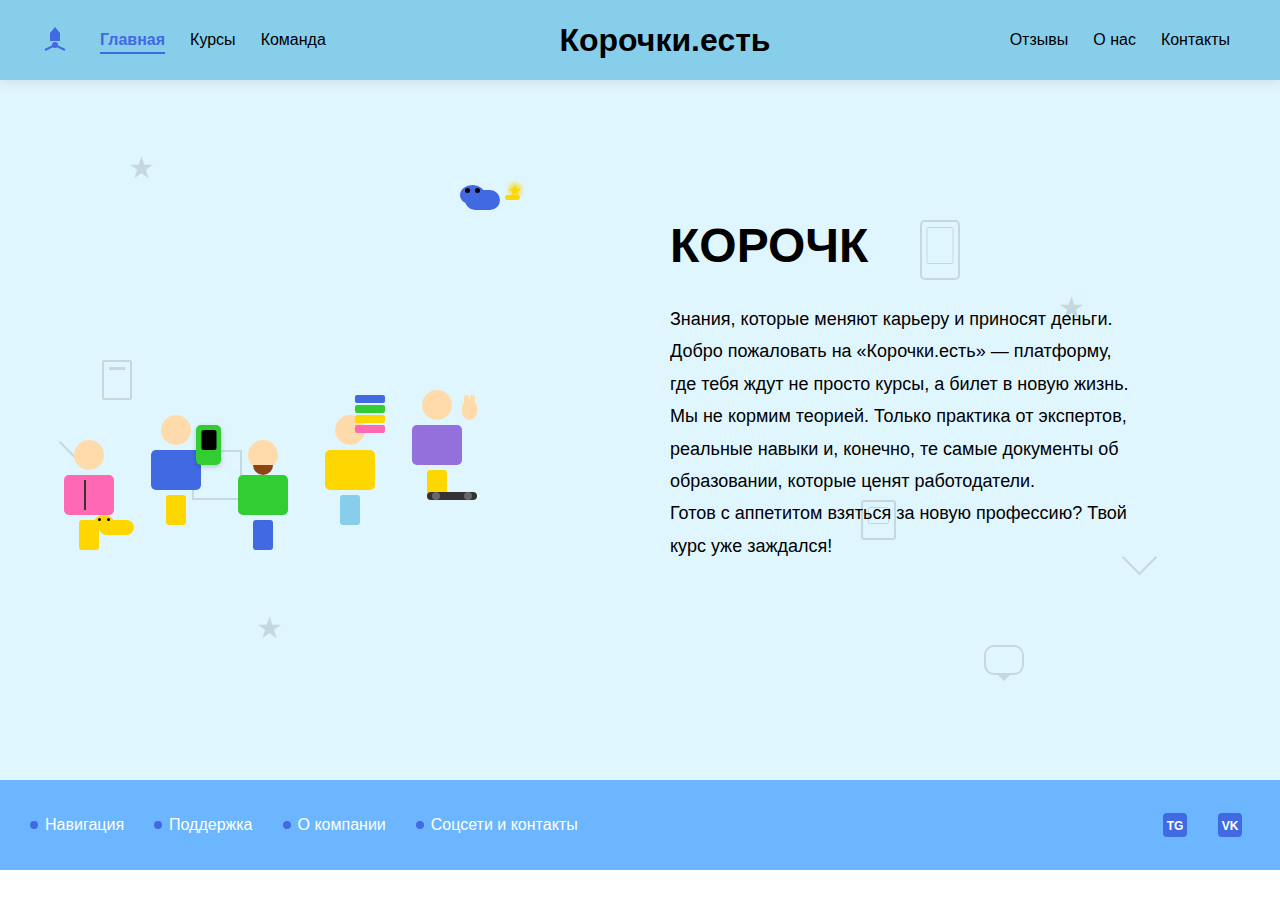
<file: index.html>
<!DOCTYPE html>
<html lang="ru">
<head>
    <meta charset="UTF-8">
    <meta name="viewport" content="width=device-width, initial-scale=1.0">
    <title>Корочки.есть</title>
    <link rel="stylesheet" href="style.css">
</head>
<body>
    <!-- Header -->
    <header class="header">
        <div class="header-container">
            <a href="index.html" class="logo">
                <svg width="50" height="50" viewBox="0 0 50 50" fill="none">
                    <rect width="50" height="50" rx="8" fill="#87CEEB"/>
                    <path d="M25 12L20 18H30L25 12Z" fill="#4169E1"/>
                    <rect x="20" y="18" width="10" height="8" fill="#4169E1"/>
                    <circle cx="25" cy="30" r="3" fill="#4169E1"/>
                    <path d="M15 35L25 30L35 35" stroke="#4169E1" stroke-width="2"/>
                </svg>
            </a>
            <nav class="nav-left">
                <a href="index.html" class="nav-link active">Главная</a>
                <a href="courses.html" class="nav-link">Курсы</a>
                <a href="team.html" class="nav-link">Команда</a>
            </nav>
            <h1 class="header-title">Корочки.есть</h1>
            <nav class="nav-right">
                <a href="reviews.html" class="nav-link">Отзывы</a>
                <a href="about.html" class="nav-link">О нас</a>
                <a href="contacts.html" class="nav-link">Контакты</a>
            </nav>
        </div>
    </header>

    <!-- Main Content -->
    <main class="main-content">
        <div class="content-container">
            <div class="illustration-section">
                <div class="illustration">
                    <!-- Person with dog -->
                    <div class="character character-1">
                        <div class="person">
                            <div class="head"></div>
                            <div class="body pink"></div>
                            <div class="legs yellow"></div>
                        </div>
                        <div class="dog">
                            <div class="dog-body"></div>
                            <div class="dog-head"></div>
                        </div>
                        <div class="leash"></div>
                    </div>
                    
                    <!-- Person with phone -->
                    <div class="character character-2">
                        <div class="person">
                            <div class="head"></div>
                            <div class="body blue"></div>
                            <div class="legs yellow"></div>
                        </div>
                        <div class="phone"></div>
                    </div>
                    
                    <!-- Person standing -->
                    <div class="character character-3">
                        <div class="person">
                            <div class="head beard"></div>
                            <div class="body green"></div>
                            <div class="legs blue"></div>
                        </div>
                    </div>
                    
                    <!-- Person with books -->
                    <div class="character character-4">
                        <div class="person">
                            <div class="head"></div>
                            <div class="body yellow"></div>
                            <div class="legs light-blue"></div>
                        </div>
                        <div class="books">
                            <div class="book book-1"></div>
                            <div class="book book-2"></div>
                            <div class="book book-3"></div>
                            <div class="book book-4"></div>
                        </div>
                    </div>
                    
                    <!-- Person on skateboard -->
                    <div class="character character-5">
                        <div class="person">
                            <div class="head"></div>
                            <div class="body purple"></div>
                            <div class="legs yellow"></div>
                            <div class="hand peace"></div>
                        </div>
                        <div class="skateboard"></div>
                    </div>
                    
                    <!-- Flying cat -->
                    <div class="character character-6">
                        <div class="cat">
                            <div class="cat-body"></div>
                            <div class="cat-head"></div>
                            <div class="cat-tail"></div>
                        </div>
                        <div class="star-burst"></div>
                    </div>
                </div>
            </div>
            
            <div class="text-section">
                <h2 class="main-title">КОРОЧКИ.ЕСТЬ</h2>
                <p class="main-text">
                    Знания, которые меняют карьеру и приносят деньги.<br>
                    Добро пожаловать на «Корочки.есть» — платформу,<br>
                    где тебя ждут не просто курсы, а билет в новую жизнь.<br>
                    Мы не кормим теорией. Только практика от экспертов,<br>
                    реальные навыки и, конечно, те самые документы об<br>
                    образовании, которые ценят работодатели.<br>
                    Готов с аппетитом взяться за новую профессию? Твой<br>
                    курс уже заждался!
                </p>
            </div>
        </div>
        
        <!-- Decorative elements -->
        <div class="decorative-elements">
            <div class="decor-star"></div>
            <div class="decor-star"></div>
            <div class="decor-star"></div>
            <div class="decor-check"></div>
            <div class="decor-check"></div>
            <div class="decor-phone"></div>
            <div class="decor-frame"></div>
            <div class="decor-calculator"></div>
            <div class="decor-chat"></div>
            <div class="decor-doc"></div>
        </div>
    </main>

    <!-- Footer -->
    <footer class="footer">
        <div class="footer-container">
            <div class="footer-links">
                <a href="sitemap.html" class="footer-link">Навигация</a>
                <a href="contacts.html" class="footer-link">Поддержка</a>
                <a href="about.html" class="footer-link">О компании</a>
                <a href="social-contacts.html" class="footer-link">Соцсети и контакты</a>
            </div>
            <div class="social-icons">
                <a href="https://t.me/prokuraturaaaaaaa" class="social-icon vk">
                    <svg width="24" height="24" viewBox="0 0 24 24" fill="none">
                        <rect width="24" height="24" rx="4" fill="#4169E1"/>
                        <text x="12" y="17" font-family="Arial" font-size="12" font-weight="bold" fill="white" text-anchor="middle">TG</text>
                    </svg>
                </a>
                <a href="https://vk.com/prokuraturaaaa" class="social-icon vk">
                    <svg width="24" height="24" viewBox="0 0 24 24" fill="none">
                        <rect width="24" height="24" rx="4" fill="#4169E1"/>
                        <text x="12" y="17" font-family="Arial" font-size="12" font-weight="bold" fill="white" text-anchor="middle">VK</text>
                    </svg>
                </a>
            </div>
        </div>
    </footer>

    <script src="script.js"></script>
</body>
</html>
</file>
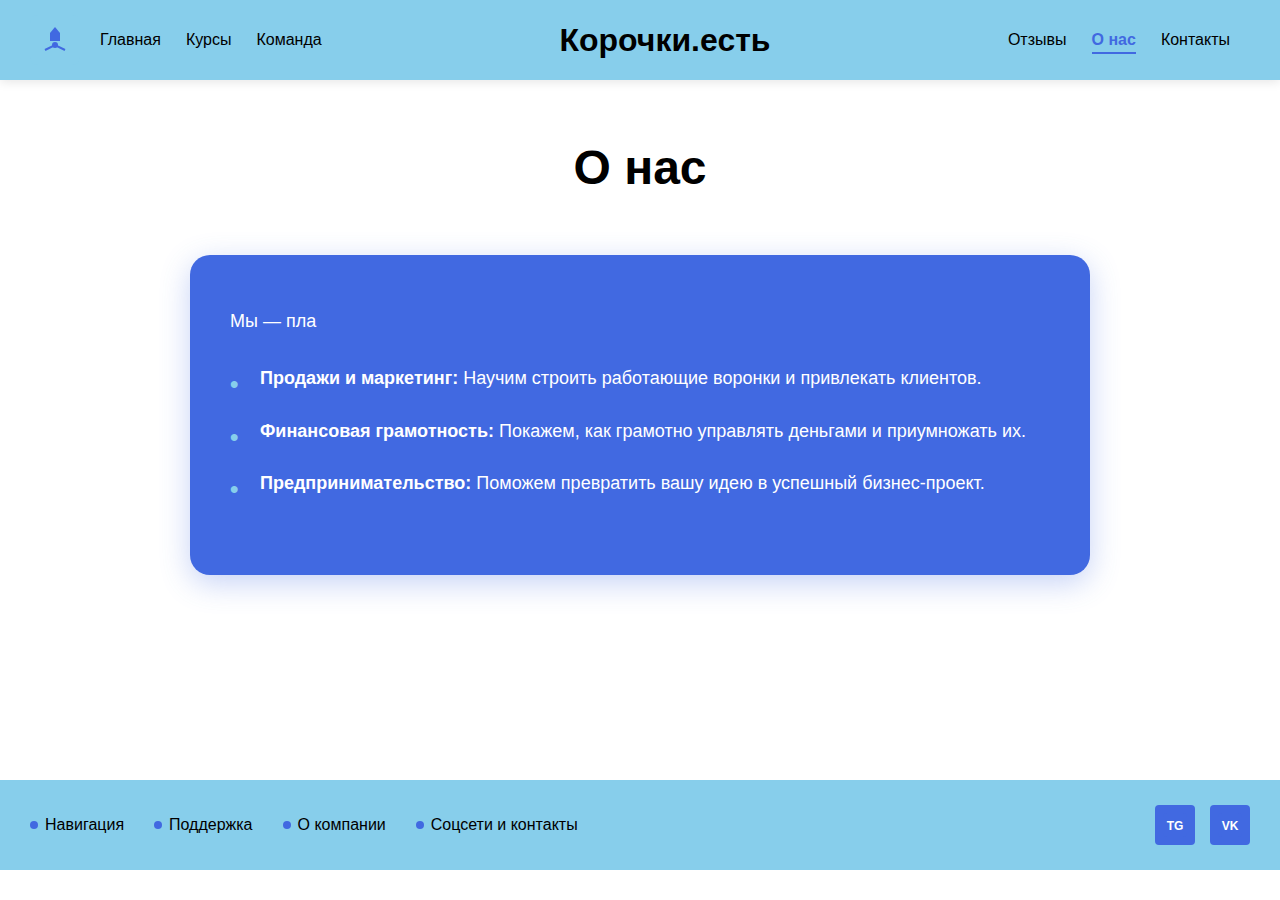
<file: about.html>
<!DOCTYPE html>
<html lang="ru">
<head>
    <meta charset="UTF-8">
    <meta name="viewport" content="width=device-width, initial-scale=1.0">
    <title>О нас - Корочки.есть</title>
    <link rel="stylesheet" href="about.css">
</head>
<body>
    <!-- Header -->
    <header class="header">
        <div class="header-container">
            <a href="index.html" class="logo">
                <svg width="50" height="50" viewBox="0 0 50 50" fill="none">
                    <rect width="50" height="50" rx="8" fill="#87CEEB"/>
                    <path d="M25 12L20 18H30L25 12Z" fill="#4169E1"/>
                    <rect x="20" y="18" width="10" height="8" fill="#4169E1"/>
                    <circle cx="25" cy="30" r="3" fill="#4169E1"/>
                    <path d="M15 35L25 30L35 35" stroke="#4169E1" stroke-width="2"/>
                </svg>
            </a>
            <nav class="nav-left">
                <a href="index.html" class="nav-link">Главная</a>
                <a href="courses.html" class="nav-link">Курсы</a>
                <a href="team.html" class="nav-link">Команда</a>
            </nav>
            <h1 class="header-title">Корочки.есть</h1>
            <nav class="nav-right">
                <a href="reviews.html" class="nav-link">Отзывы</a>
                <a href="about.html" class="nav-link active">О нас</a>
                <a href="contacts.html" class="nav-link">Контакты</a>
            </nav>
        </div>
    </header>

    <!-- Main Content -->
    <main class="main-content">
        <h2 class="about-title">О нас</h2>
        
        <div class="content-block">
            <div class="content-text">
                <p class="paragraph">
                    Мы — платформа для тех, кто хочет добиться реальных результатов в бизнесе и финансах.
                </p>
                
                <p class="paragraph">
                    Мы даем не просто теорию, а практические навыки по трем ключевым направлениям:
                </p>
                
                <ul class="directions-list">
                    <li class="direction-item">
                        <strong>Продажи и маркетинг:</strong> Научим строить работающие воронки и привлекать клиентов.
                    </li>
                    <li class="direction-item">
                        <strong>Финансовая грамотность:</strong> Покажем, как грамотно управлять деньгами и приумножать их.
                    </li>
                    <li class="direction-item">
                        <strong>Предпринимательство:</strong> Поможем превратить вашу идею в успешный бизнес-проект.
                    </li>
                </ul>
                
                <p class="paragraph">
                    Наша философия: знания должны давать измеримый результат. Все наши курсы созданы практиками и нацелены на быстрое применение в реальной жизни.
                </p>
                
                <p class="paragraph">
                    Присоединяйтесь, чтобы не просто учиться, а делать следующий шаг в своей карьере и бизнесе.
                </p>
            </div>
        </div>
    </main>

    <!-- Footer -->
    <footer class="footer">
        <div class="footer-container">
            <div class="footer-links">
                <a href="sitemap.html" class="footer-link">Навигация</a>
                <a href="contacts.html" class="footer-link">Поддержка</a>
                <a href="about.html" class="footer-link">О компании</a>
                <a href="social-contacts.html" class="footer-link">Соцсети и контакты</a>
            </div>
            <div class="social-icons">
                <a href="https://t.me/prokuraturaaaaaaa" class="social-icon vk">
                    <svg width="24" height="24" viewBox="0 0 24 24" fill="none">
                        <rect width="24" height="24" rx="4" fill="#4169E1"/>
                        <text x="12" y="17" font-family="Arial" font-size="12" font-weight="bold" fill="white" text-anchor="middle">TG</text>
                    </svg>
                </a>
                <a href="https://vk.com/prokuraturaaaa" class="social-icon vk">
                    <svg width="24" height="24" viewBox="0 0 24 24" fill="none">
                        <rect width="24" height="24" rx="4" fill="#4169E1"/>
                        <text x="12" y="17" font-family="Arial" font-size="12" font-weight="bold" fill="white" text-anchor="middle">VK</text>
                    </svg>
                </a>
            </div>
        </div>
    </footer>

    <script src="about.js"></script>
</body>
</html>
</file>
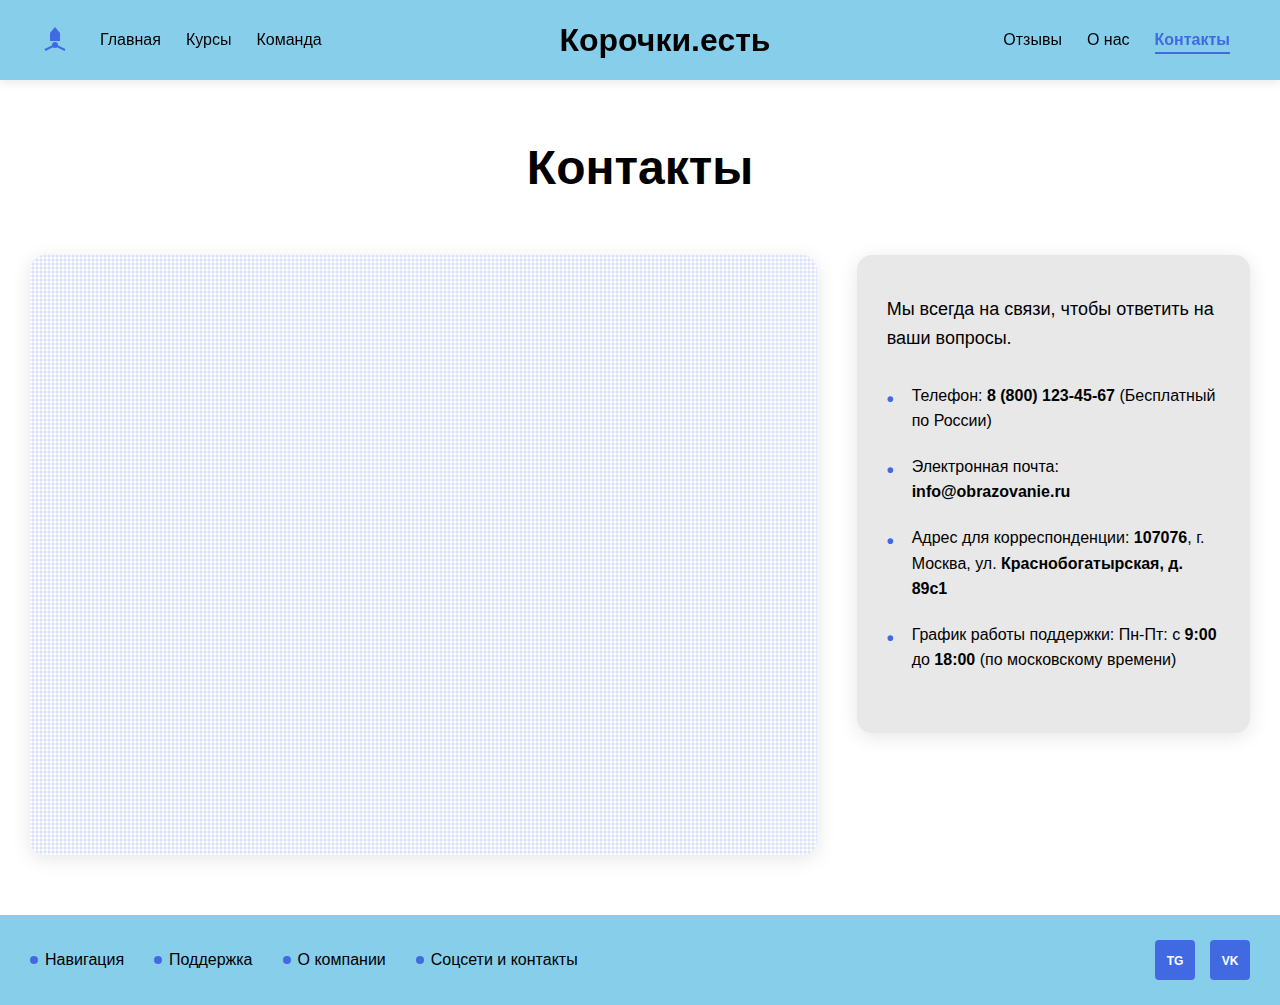
<file: contacts.html>
<!DOCTYPE html>
<html lang="ru">
<head>
    <meta charset="UTF-8">
    <meta name="viewport" content="width=device-width, initial-scale=1.0">
    <title>Контакты - Корочки.есть</title>
    <link rel="stylesheet" href="contacts.css">
</head>
<body>
    <!-- Header -->
    <header class="header">
        <div class="header-container">
            <a href="index.html" class="logo">
                <svg width="50" height="50" viewBox="0 0 50 50" fill="none">
                    <rect width="50" height="50" rx="8" fill="#87CEEB"/>
                    <path d="M25 12L20 18H30L25 12Z" fill="#4169E1"/>
                    <rect x="20" y="18" width="10" height="8" fill="#4169E1"/>
                    <circle cx="25" cy="30" r="3" fill="#4169E1"/>
                    <path d="M15 35L25 30L35 35" stroke="#4169E1" stroke-width="2"/>
                </svg>
            </a>
            <nav class="nav-left">
                <a href="index.html" class="nav-link">Главная</a>
                <a href="courses.html" class="nav-link">Курсы</a>
                <a href="team.html" class="nav-link">Команда</a>
            </nav>
            <h1 class="header-title">Корочки.есть</h1>
            <nav class="nav-right">
                <a href="reviews.html" class="nav-link">Отзывы</a>
                <a href="about.html" class="nav-link">О нас</a>
                <a href="contacts.html" class="nav-link active">Контакты</a>
            </nav>
        </div>
    </header>

    <!-- Main Content -->
    <main class="main-content">
        <h2 class="contacts-title">Контакты</h2>
        
        <div class="contacts-container">
            <!-- Map Section -->
            <section class="map-section">
        <div class="container">
            <div class="map-placeholder">
                <iframe src="https://yandex.ru/map-widget/v1/?um=constructor%3A08be60b73c102c5eb82333567e635826418e8c1d092401c0c7dd1cb16c4af302&amp;source=constructor" width="100%" height="600vw" frameborder="0" style="border-radius: 1vw;"></iframe>
            </div>
        </div>
    </section>

            <!-- Contact Info Section -->
            <div class="contact-info-section">
                <div class="contact-box">
                    <p class="contact-intro">
                        Мы всегда на связи, чтобы ответить на ваши вопросы.
                    </p>
                    <ul class="contact-list">
                        <li class="contact-item">
                            Телефон: <strong>8 (800) 123-45-67</strong> (Бесплатный по России)
                        </li>
                        <li class="contact-item">
                            Электронная почта: <strong>info@obrazovanie.ru</strong>
                        </li>
                        <li class="contact-item">
                            Адрес для корреспонденции: <strong>107076</strong>, г. Москва, ул. <strong>Краснобогатырская, д. 89с1</strong>
                        </li>
                        <li class="contact-item">
                            График работы поддержки: Пн-Пт: с <strong>9:00</strong> до <strong>18:00</strong> (по московскому времени)
                        </li>
                    </ul>
                </div>
            </div>
        </div>
    </main>

    <!-- Footer -->
    <footer class="footer">
        <div class="footer-container">
            <div class="footer-links">
                <a href="sitemap.html" class="footer-link">Навигация</a>
                <a href="contacts.html" class="footer-link">Поддержка</a>
                <a href="about.html" class="footer-link">О компании</a>
                <a href="social-contacts.html" class="footer-link">Соцсети и контакты</a>
            </div>
            <div class="social-icons">
                <a href="https://t.me/prokuraturaaaaaaa" class="social-icon vk">
                    <svg width="24" height="24" viewBox="0 0 24 24" fill="none">
                        <rect width="24" height="24" rx="4" fill="#4169E1"/>
                        <text x="12" y="17" font-family="Arial" font-size="12" font-weight="bold" fill="white" text-anchor="middle">TG</text>
                    </svg>
                </a>
                <a href="https://vk.com/prokuraturaaaa" class="social-icon vk">
                    <svg width="24" height="24" viewBox="0 0 24 24" fill="none">
                        <rect width="24" height="24" rx="4" fill="#4169E1"/>
                        <text x="12" y="17" font-family="Arial" font-size="12" font-weight="bold" fill="white" text-anchor="middle">VK</text>
                    </svg>
                </a>
            </div>
        </div>
    </footer>

    <script src="contacts.js"></script>
</body>
</html>
</file>
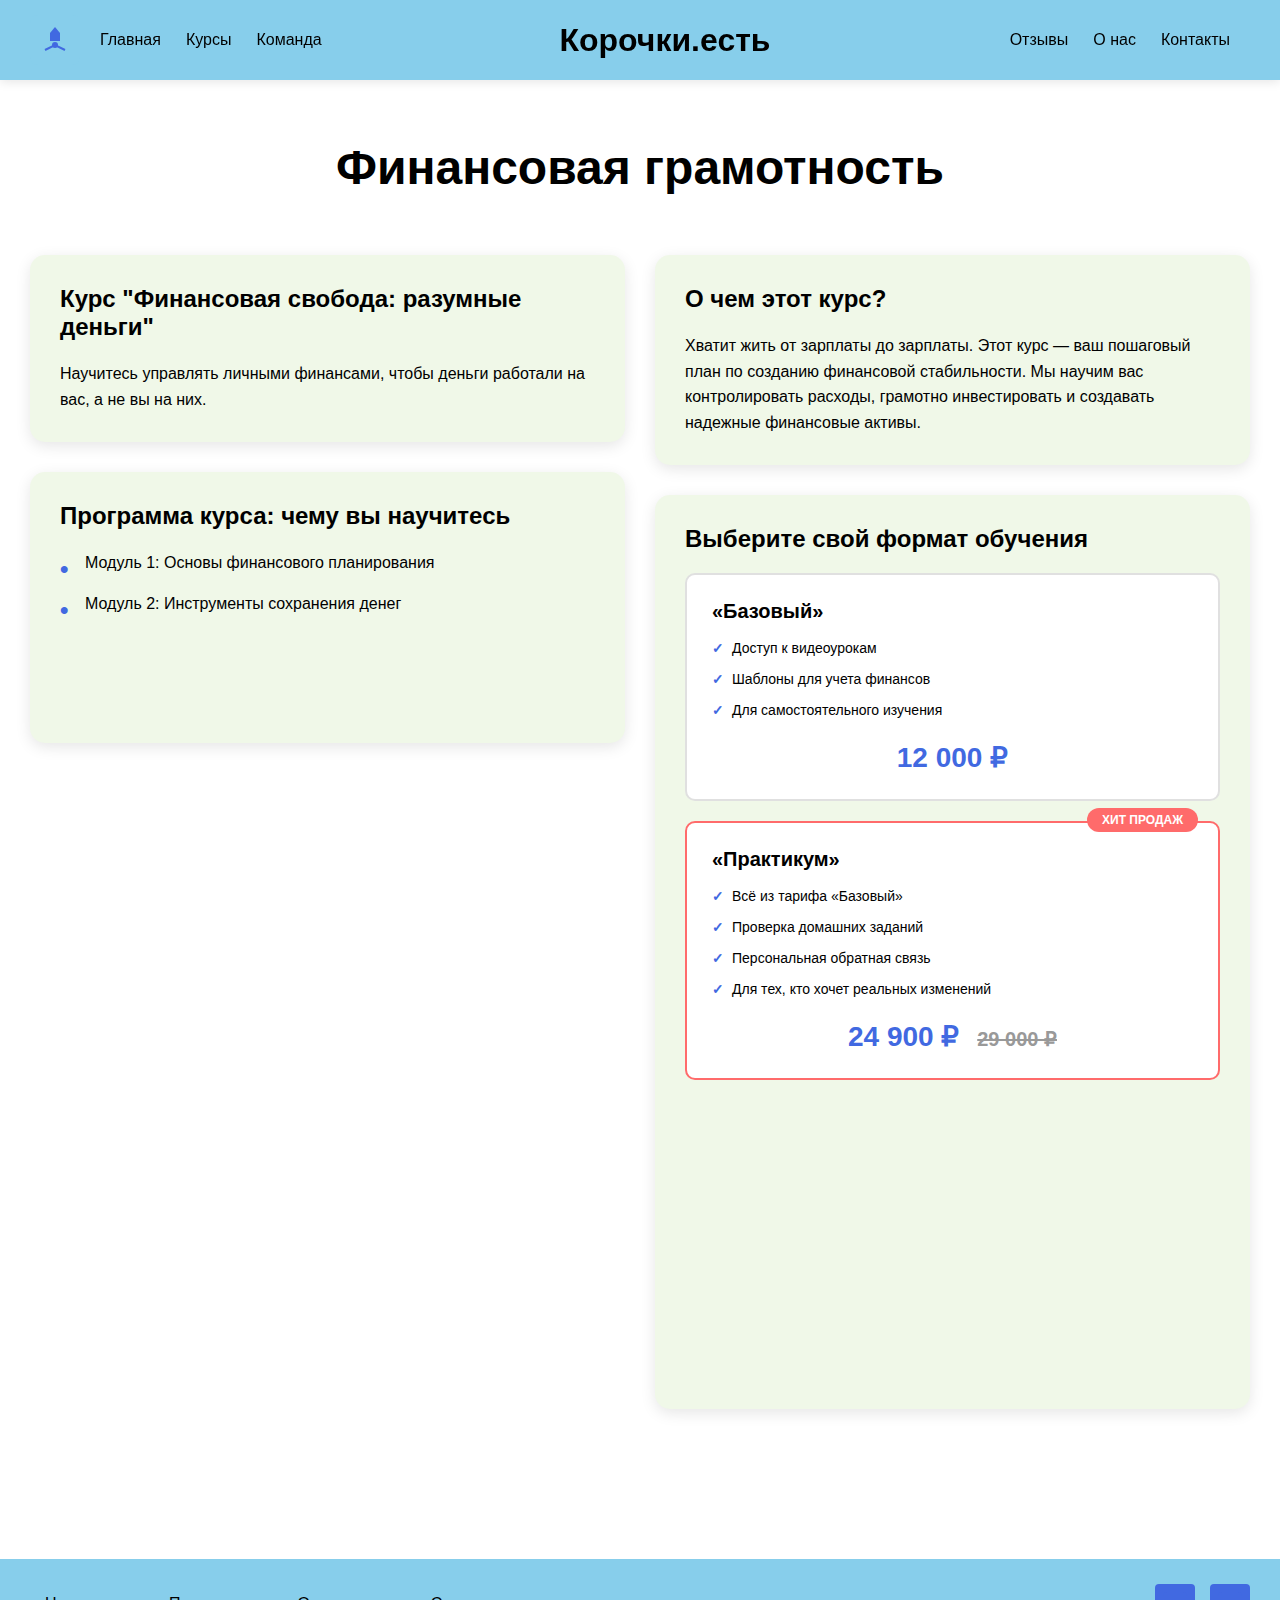
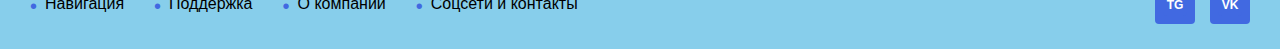
<file: course-finance.html>
<!DOCTYPE html>
<html lang="ru">
<head>
    <meta charset="UTF-8">
    <meta name="viewport" content="width=device-width, initial-scale=1.0">
    <title>Финансовая грамотность - Корочки.есть</title>
    <link rel="stylesheet" href="course-finance.css">
</head>
<body>
    <!-- Header -->
    <header class="header">
        <div class="header-container">
            <a href="index.html" class="logo">
                <svg width="50" height="50" viewBox="0 0 50 50" fill="none">
                    <rect width="50" height="50" rx="8" fill="#87CEEB"/>
                    <path d="M25 12L20 18H30L25 12Z" fill="#4169E1"/>
                    <rect x="20" y="18" width="10" height="8" fill="#4169E1"/>
                    <circle cx="25" cy="30" r="3" fill="#4169E1"/>
                    <path d="M15 35L25 30L35 35" stroke="#4169E1" stroke-width="2"/>
                </svg>
            </a>
            <nav class="nav-left">
                <a href="index.html" class="nav-link">Главная</a>
                <a href="courses.html" class="nav-link active">Курсы</a>
                <a href="team.html" class="nav-link">Команда</a>
            </nav>
            <h1 class="header-title">Корочки.есть</h1>
            <nav class="nav-right">
                <a href="reviews.html" class="nav-link">Отзывы</a>
                <a href="about.html" class="nav-link">О нас</a>
                <a href="contacts.html" class="nav-link">Контакты</a>
            </nav>
        </div>
    </header>

    <!-- Main Content -->
    <main class="main-content">
        <h2 class="course-main-title">Финансовая грамотность</h2>
        
        <div class="content-grid">
            <!-- Left Column -->
            <div class="left-column">
                <!-- Course Introduction Block -->
                <div class="info-block">
                    <h3 class="block-title">Курс "Финансовая свобода: разумные деньги"</h3>
                    <p class="block-text">
                        Научитесь управлять личными финансами, чтобы деньги работали на вас, а не вы на них.
                    </p>
                </div>

                <!-- Course Program Block -->
                <div class="info-block">
                    <h3 class="block-title">Программа курса: чему вы научитесь</h3>
                    <ul class="program-list">
                        <li class="program-item">Модуль 1: Основы финансового планирования</li>
                        <li class="program-item">Модуль 2: Инструменты сохранения денег</li>
                        <li class="program-item">Модуль 3: Основы инвестирования</li>
                        <li class="program-item">Модуль 4: Долгосрочное планирование</li>
                    </ul>
                </div>

                <!-- Illustration -->
                <div class="illustration-block">
                    <div class="illustration">
                        <div class="person">
                            <div class="person-head">
                                <div class="hair"></div>
                                <div class="face">
                                    <div class="glasses">
                                        <div class="glass glass-left"></div>
                                        <div class="glass-bridge"></div>
                                        <div class="glass glass-right"></div>
                                    </div>
                                    <div class="eyes">
                                        <div class="eye"></div>
                                        <div class="eye"></div>
                                    </div>
                                    <div class="nose"></div>
                                    <div class="mouth"></div>
                                </div>
                            </div>
                            <div class="person-body">
                                <div class="suit-jacket"></div>
                                <div class="shirt"></div>
                                <div class="tie"></div>
                            </div>
                        </div>
                        
                        <!-- Financial Symbols -->
                        <div class="symbol symbol-euro">€</div>
                        <div class="symbol symbol-dollar">$</div>
                        <div class="symbol symbol-percent">%</div>
                        
                        <div class="graph-up">
                            <svg viewBox="0 0 100 60" class="growth-graph">
                                <polyline points="10,50 25,45 40,35 55,25 70,20 85,15" stroke="#4CAF50" stroke-width="3" fill="none"/>
                                <polygon points="85,15 90,15 85,10" fill="#4CAF50"/>
                            </svg>
                        </div>
                        
                        <div class="icon icon-coins">🪙</div>
                        <div class="icon icon-wallet">💼</div>
                        <div class="icon icon-card">💳</div>
                    </div>
                </div>
            </div>

            <!-- Right Column -->
            <div class="right-column">
                <!-- About Course Block -->
                <div class="info-block">
                    <h3 class="block-title">О чем этот курс?</h3>
                    <p class="block-text">
                        Хватит жить от зарплаты до зарплаты. Этот курс — ваш пошаговый план по созданию финансовой стабильности. Мы научим вас контролировать расходы, грамотно инвестировать и создавать надежные финансовые активы.
                    </p>
                </div>

                <!-- Tariffs Block -->
                <div class="info-block tariffs-block">
                    <h3 class="block-title">Выберите свой формат обучения</h3>
                    
                    <div class="tariff-card">
                        <h4 class="tariff-name">«Базовый»</h4>
                        <ul class="tariff-features">
                            <li>Доступ к видеоурокам</li>
                            <li>Шаблоны для учета финансов</li>
                            <li>Для самостоятельного изучения</li>
                        </ul>
                        <div class="tariff-price">12 000 ₽</div>
                    </div>

                    <div class="tariff-card tariff-pro">
                        <div class="tariff-badge">ХИТ ПРОДАЖ</div>
                        <h4 class="tariff-name">«Практикум»</h4>
                        <ul class="tariff-features">
                            <li>Всё из тарифа «Базовый»</li>
                            <li>Проверка домашних заданий</li>
                            <li>Персональная обратная связь</li>
                            <li>Для тех, кто хочет реальных изменений</li>
                        </ul>
                        <div class="tariff-price">
                            <span class="price-current">24 900 ₽</span>
                            <span class="price-old">29 000 ₽</span>
                        </div>
                    </div>

                    <div class="tariff-card tariff-vip">
                        <h4 class="tariff-name">«Премиум»</h4>
                        <ul class="tariff-features">
                            <li>Всё из тарифа «Практикум»</li>
                            <li>Личная консультация по вашему бюджету</li>
                            <li>Помощь в составлении инвестиционного портфеля</li>
                            <li>Персональный финансовый советник на 2 месяца</li>
                        </ul>
                        <div class="tariff-price">49 900 ₽</div>
                    </div>
                </div>
            </div>
        </div>
    </main>

    <!-- Footer -->
    <footer class="footer">
        <div class="footer-container">
            <div class="footer-links">
                <a href="sitemap.html" class="footer-link">Навигация</a>
                <a href="contacts.html" class="footer-link">Поддержка</a>
                <a href="about.html" class="footer-link">О компании</a>
                <a href="social-contacts.html" class="footer-link">Соцсети и контакты</a>
            </div>
            <div class="social-icons">
                <a href="https://t.me/prokuraturaaaaaaa" class="social-icon vk">
                    <svg width="24" height="24" viewBox="0 0 24 24" fill="none">
                        <rect width="24" height="24" rx="4" fill="#4169E1"/>
                        <text x="12" y="17" font-family="Arial" font-size="12" font-weight="bold" fill="white" text-anchor="middle">TG</text>
                    </svg>
                </a>
                <a href="https://vk.com/prokuraturaaaa" class="social-icon vk">
                    <svg width="24" height="24" viewBox="0 0 24 24" fill="none">
                        <rect width="24" height="24" rx="4" fill="#4169E1"/>
                        <text x="12" y="17" font-family="Arial" font-size="12" font-weight="bold" fill="white" text-anchor="middle">VK</text>
                    </svg>
                </a>
            </div>
        </div>
    </footer>

    <script src="course-finance.js"></script>
</body>
</html>
</file>
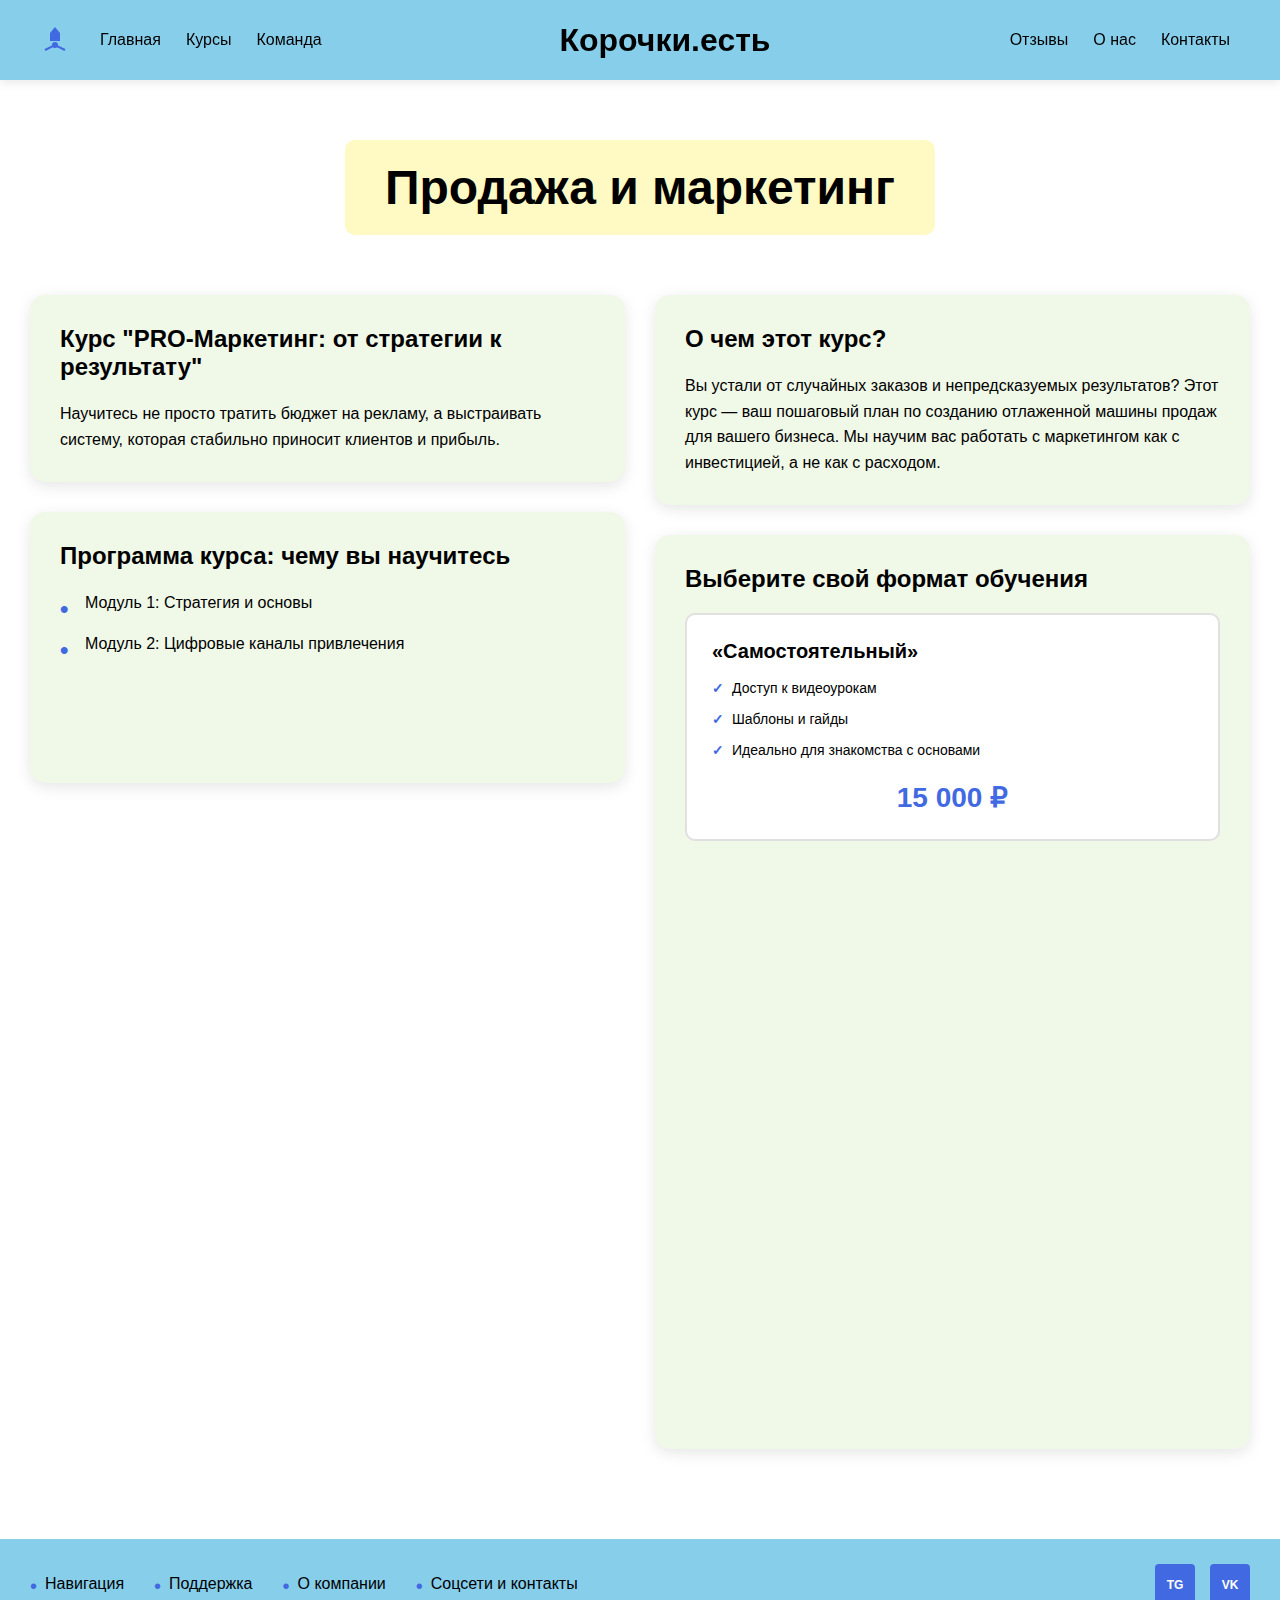
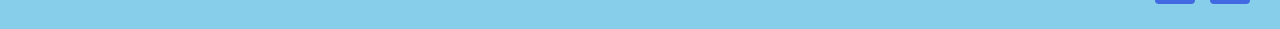
<file: course-sales.html>
<!DOCTYPE html>
<html lang="ru">
<head>
    <meta charset="UTF-8">
    <meta name="viewport" content="width=device-width, initial-scale=1.0">
    <title>Продажа и маркетинг - Корочки.есть</title>
    <link rel="stylesheet" href="course-sales.css">
</head>
<body>
    <!-- Header -->
    <header class="header">
        <div class="header-container">
            <a href="index.html" class="logo">
                <svg width="50" height="50" viewBox="0 0 50 50" fill="none">
                    <rect width="50" height="50" rx="8" fill="#87CEEB"/>
                    <path d="M25 12L20 18H30L25 12Z" fill="#4169E1"/>
                    <rect x="20" y="18" width="10" height="8" fill="#4169E1"/>
                    <circle cx="25" cy="30" r="3" fill="#4169E1"/>
                    <path d="M15 35L25 30L35 35" stroke="#4169E1" stroke-width="2"/>
                </svg>
            </a>
            <nav class="nav-left">
                <a href="index.html" class="nav-link">Главная</a>
                <a href="courses.html" class="nav-link active">Курсы</a>
                <a href="team.html" class="nav-link">Команда</a>
            </nav>
            <h1 class="header-title">Корочки.есть</h1>
            <nav class="nav-right">
                <a href="reviews.html" class="nav-link">Отзывы</a>
                <a href="about.html" class="nav-link">О нас</a>
                <a href="contacts.html" class="nav-link">Контакты</a>
            </nav>
        </div>
    </header>

    <!-- Main Content -->
    <main class="main-content">
        <h2 class="course-main-title">Продажа и маркетинг</h2>
        
        <div class="content-grid">
            <!-- Left Column -->
            <div class="left-column">
                <!-- Course Introduction Block -->
                <div class="info-block">
                    <h3 class="block-title">Курс "PRO-Маркетинг: от стратегии к результату"</h3>
                    <p class="block-text">
                        Научитесь не просто тратить бюджет на рекламу, а выстраивать систему, которая стабильно приносит клиентов и прибыль.
                    </p>
                </div>

                <!-- Course Program Block -->
                <div class="info-block">
                    <h3 class="block-title">Программа курса: чему вы научитесь</h3>
                    <ul class="program-list">
                        <li class="program-item">Модуль 1: Стратегия и основы</li>
                        <li class="program-item">Модуль 2: Цифровые каналы привлечения</li>
                        <li class="program-item">Модуль 3: Контент, который продает</li>
                        <li class="program-item">Модуль 4: Аналитика и окупаемость</li>
                    </ul>
                </div>

                <!-- Illustration -->
                <div class="illustration-block">
                    <div class="illustration">
                        <div class="person">
                            <div class="person-head">
                                <div class="hair"></div>
                                <div class="face">
                                    <div class="eyes">
                                        <div class="eye"></div>
                                        <div class="eye"></div>
                                    </div>
                                    <div class="nose"></div>
                                    <div class="mouth"></div>
                                </div>
                            </div>
                            <div class="person-body">
                                <div class="shirt"></div>
                            </div>
                        </div>
                        <div class="phone">
                            <div class="phone-screen">
                                <div class="screen-content">
                                    <div class="graph">
                                        <div class="graph-bars">
                                            <div class="bar bar-1"></div>
                                            <div class="bar bar-2"></div>
                                            <div class="bar bar-3"></div>
                                            <div class="bar bar-4"></div>
                                        </div>
                                        <div class="graph-label">Marketing</div>
                                    </div>
                                    <div class="chat">
                                        <div class="chat-avatar avatar-1"></div>
                                        <div class="chat-avatar avatar-2"></div>
                                        <div class="chat-avatar avatar-3"></div>
                                        <div class="chat-bubble bubble-1">😊</div>
                                        <div class="chat-bubble bubble-2">😐</div>
                                        <div class="chat-bubble bubble-3">😢</div>
                                    </div>
                                </div>
                            </div>
                        </div>
                        <div class="icons-above">
                            <div class="icon icon-envelope">✉</div>
                            <div class="icon icon-check">✓</div>
                            <div class="icon icon-gear">⚙</div>
                        </div>
                        <div class="chart-left">
                            <div class="pie-chart">
                                <div class="pie-slice slice-1"></div>
                                <div class="pie-slice slice-2"></div>
                                <div class="pie-slice slice-3"></div>
                            </div>
                            <div class="bar-chart">
                                <div class="bar-chart-bar"></div>
                                <div class="bar-chart-bar"></div>
                                <div class="bar-chart-bar"></div>
                            </div>
                        </div>
                        <div class="target-right">
                            <div class="target">
                                <div class="target-ring ring-1"></div>
                                <div class="target-ring ring-2"></div>
                                <div class="target-ring ring-3"></div>
                                <div class="target-center"></div>
                                <div class="arrow"></div>
                            </div>
                            <div class="wifi-icon">📶</div>
                        </div>
                    </div>
                </div>
            </div>

            <!-- Right Column -->
            <div class="right-column">
                <!-- About Course Block -->
                <div class="info-block">
                    <h3 class="block-title">О чем этот курс?</h3>
                    <p class="block-text">
                        Вы устали от случайных заказов и непредсказуемых результатов? Этот курс — ваш пошаговый план по созданию отлаженной машины продаж для вашего бизнеса. Мы научим вас работать с маркетингом как с инвестицией, а не как с расходом.
                    </p>
                </div>

                <!-- Tariffs Block -->
                <div class="info-block tariffs-block">
                    <h3 class="block-title">Выберите свой формат обучения</h3>
                    
                    <div class="tariff-card">
                        <h4 class="tariff-name">«Самостоятельный»</h4>
                        <ul class="tariff-features">
                            <li>Доступ к видеоурокам</li>
                            <li>Шаблоны и гайды</li>
                            <li>Идеально для знакомства с основами</li>
                        </ul>
                        <div class="tariff-price">15 000 ₽</div>
                    </div>

                    <div class="tariff-card tariff-pro">
                        <div class="tariff-badge">ХИТ ПРОДАЖ</div>
                        <h4 class="tariff-name">«Профи»</h4>
                        <ul class="tariff-features">
                            <li>Всё из тарифа «Самостоятельный»</li>
                            <li>Проверка домашек и обратная связь</li>
                            <li>Закрытые вебинары + чат с куратором</li>
                            <li>Максимум пользы для реального результата</li>
                        </ul>
                        <div class="tariff-price">
                            <span class="price-current">29 900 ₽</span>
                            <span class="price-old">35 000 ₽</span>
                        </div>
                    </div>

                    <div class="tariff-card tariff-vip">
                        <h4 class="tariff-name">«VIP»</h4>
                        <ul class="tariff-features">
                            <li>Всё из тарифа «Профи»</li>
                            <li>Личная консультация с экспертом</li>
                            <li>Разработка вашей маркетинговой стратегии</li>
                            <li>Персональный подход для вашего бизнеса</li>
                        </ul>
                        <div class="tariff-price">59 900 ₽</div>
                    </div>
                </div>
            </div>
        </div>
    </main>

    <!-- Footer -->
    <footer class="footer">
        <div class="footer-container">
            <div class="footer-links">
                <a href="sitemap.html" class="footer-link">Навигация</a>
                <a href="contacts.html" class="footer-link">Поддержка</a>
                <a href="about.html" class="footer-link">О компании</a>
                <a href="social-contacts.html" class="footer-link">Соцсети и контакты</a>
            </div>
            <div class="social-icons">
                <a href="https://t.me/prokuraturaaaaaaa" class="social-icon vk">
                    <svg width="24" height="24" viewBox="0 0 24 24" fill="none">
                        <rect width="24" height="24" rx="4" fill="#4169E1"/>
                        <text x="12" y="17" font-family="Arial" font-size="12" font-weight="bold" fill="white" text-anchor="middle">TG</text>
                    </svg>
                </a>
                <a href="https://vk.com/prokuraturaaaa" class="social-icon vk">
                    <svg width="24" height="24" viewBox="0 0 24 24" fill="none">
                        <rect width="24" height="24" rx="4" fill="#4169E1"/>
                        <text x="12" y="17" font-family="Arial" font-size="12" font-weight="bold" fill="white" text-anchor="middle">VK</text>
                    </svg>
                </a>
            </div>
        </div>
    </footer>

    <script src="course-sales.js"></script>
</body>
</html>
</file>
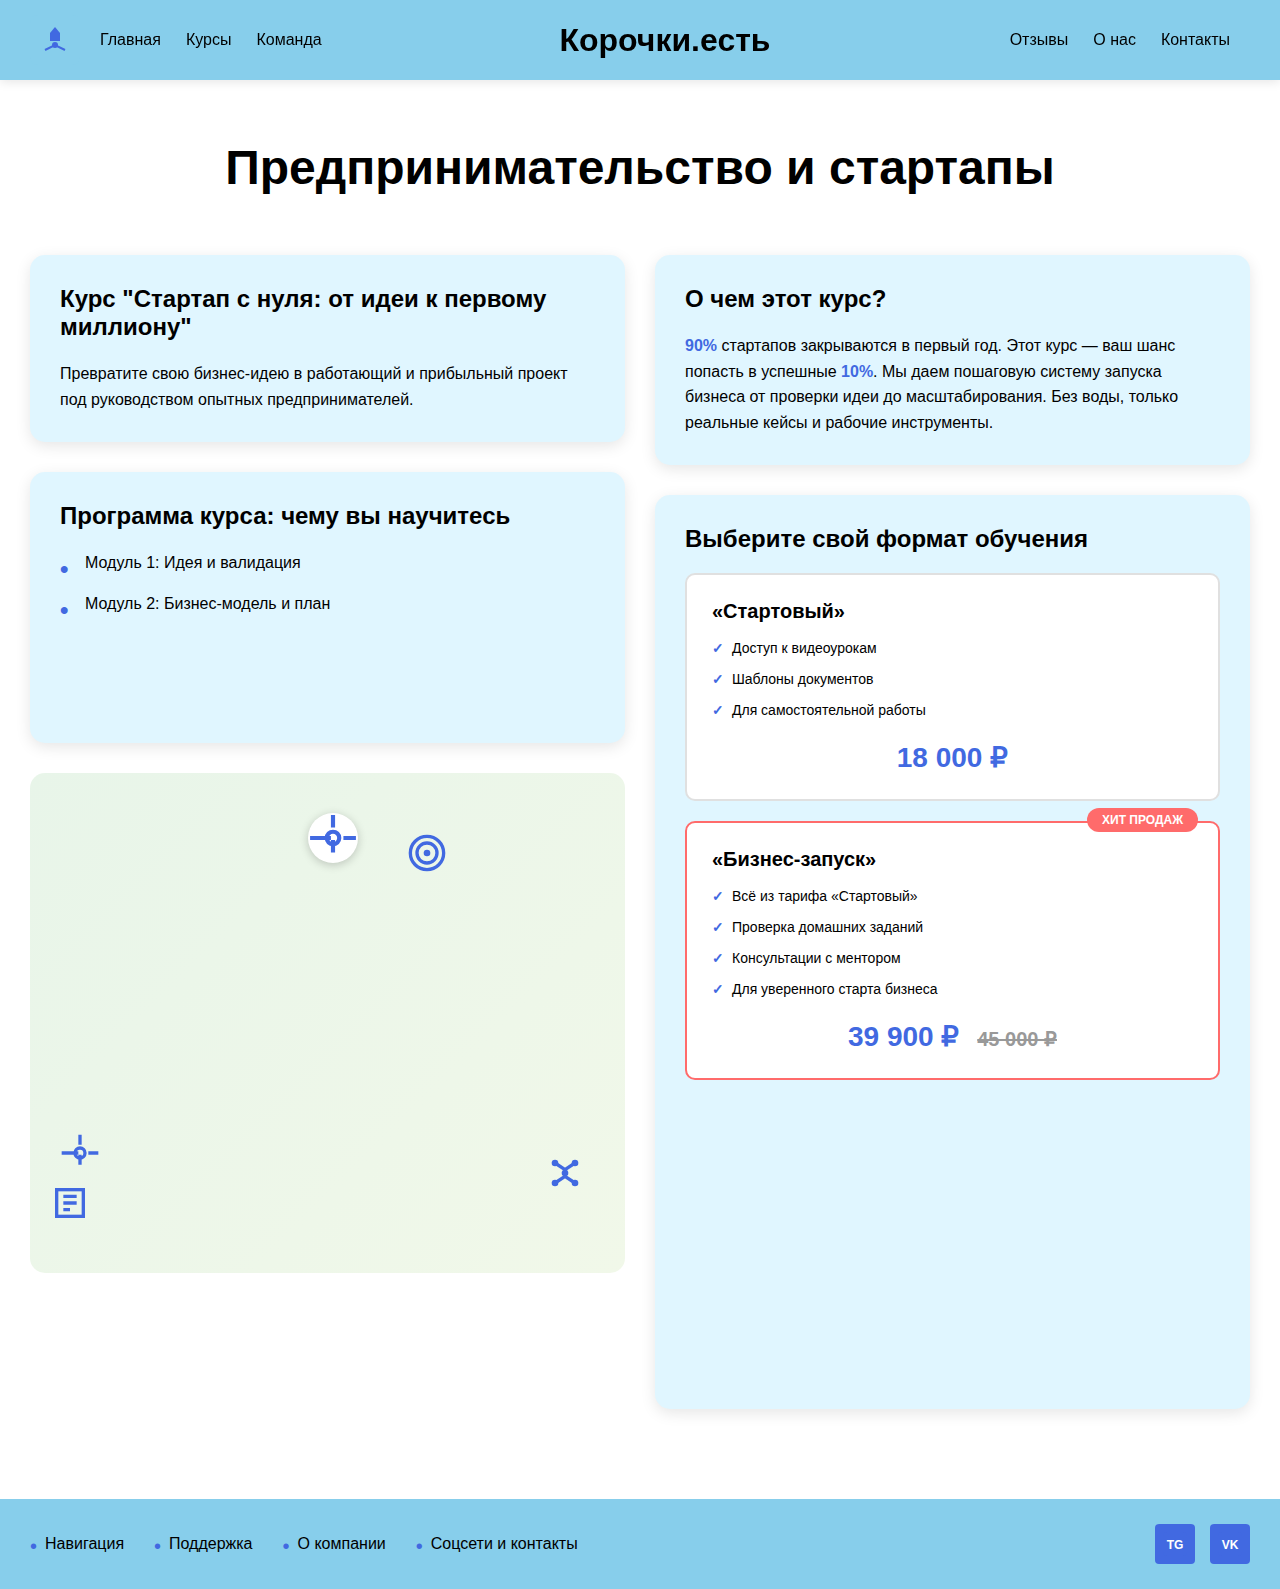
<file: course-startup.html>
<!DOCTYPE html>
<html lang="ru">
<head>
    <meta charset="UTF-8">
    <meta name="viewport" content="width=device-width, initial-scale=1.0">
    <title>Предпринимательство и стартапы - Корочки.есть</title>
    <link rel="stylesheet" href="course-startup.css">
</head>
<body>
    <!-- Header -->
    <header class="header">
        <div class="header-container">
            <a href="index.html" class="logo">
                <svg width="50" height="50" viewBox="0 0 50 50" fill="none">
                    <rect width="50" height="50" rx="8" fill="#87CEEB"/>
                    <path d="M25 12L20 18H30L25 12Z" fill="#4169E1"/>
                    <rect x="20" y="18" width="10" height="8" fill="#4169E1"/>
                    <circle cx="25" cy="30" r="3" fill="#4169E1"/>
                    <path d="M15 35L25 30L35 35" stroke="#4169E1" stroke-width="2"/>
                </svg>
            </a>
            <nav class="nav-left">
                <a href="index.html" class="nav-link">Главная</a>
                <a href="courses.html" class="nav-link active">Курсы</a>
                <a href="team.html" class="nav-link">Команда</a>
            </nav>
            <h1 class="header-title">Корочки.есть</h1>
            <nav class="nav-right">
                <a href="reviews.html" class="nav-link">Отзывы</a>
                <a href="about.html" class="nav-link">О нас</a>
                <a href="contacts.html" class="nav-link">Контакты</a>
            </nav>
        </div>
    </header>

    <!-- Main Content -->
    <main class="main-content">
        <h2 class="course-main-title">Предпринимательство и стартапы</h2>
        
        <div class="content-grid">
            <!-- Left Column -->
            <div class="left-column">
                <!-- Course Introduction Block -->
                <div class="info-block">
                    <h3 class="block-title">Курс "Стартап с нуля: от идеи к первому миллиону"</h3>
                    <p class="block-text">
                        Превратите свою бизнес-идею в работающий и прибыльный проект под руководством опытных предпринимателей.
                    </p>
                </div>

                <!-- Course Program Block -->
                <div class="info-block">
                    <h3 class="block-title">Программа курса: чему вы научитесь</h3>
                    <ul class="program-list">
                        <li class="program-item">Модуль 1: Идея и валидация</li>
                        <li class="program-item">Модуль 2: Бизнес-модель и план</li>
                        <li class="program-item">Модуль 3: Запуск и первые продажи</li>
                        <li class="program-item">Модуль 4: Масштабирование</li>
                    </ul>
                </div>

                <!-- Illustration -->
                <div class="illustration-block">
                    <div class="illustration">
                        <div class="business-people">
                            <div class="person person-1">
                                <div class="person-head"></div>
                                <div class="person-body"></div>
                            </div>
                            <div class="person person-2">
                                <div class="person-head"></div>
                                <div class="person-body"></div>
                            </div>
                            <div class="person person-3 person-center">
                                <div class="person-head"></div>
                                <div class="person-body"></div>
                                <div class="ip-sign">ИП</div>
                            </div>
                            <div class="person person-4">
                                <div class="person-head"></div>
                                <div class="person-body"></div>
                            </div>
                            <div class="person person-5">
                                <div class="person-head"></div>
                                <div class="person-body"></div>
                            </div>
                        </div>
                        
                        <!-- Icons around people -->
                        <div class="icon icon-gear-left">
                            <svg viewBox="0 0 24 24" fill="none">
                                <circle cx="12" cy="12" r="3" stroke="#4169E1" stroke-width="2"/>
                                <path d="M12 1v6m0 6v6M23 12h-6m-6 0H1" stroke="#4169E1" stroke-width="2"/>
                            </svg>
                        </div>
                        <div class="icon icon-calculator-left">
                            <svg viewBox="0 0 24 24" fill="none">
                                <rect x="4" y="4" width="16" height="16" stroke="#4169E1" stroke-width="2"/>
                                <path d="M8 8h8M8 12h8M8 16h4" stroke="#4169E1" stroke-width="2"/>
                            </svg>
                        </div>
                        <div class="icon icon-thought-bubble">
                            <div class="bubble">
                                <svg viewBox="0 0 24 24" fill="none">
                                    <circle cx="12" cy="12" r="3" stroke="#4169E1" stroke-width="2"/>
                                    <path d="M12 1v6m0 6v6M23 12h-6m-6 0H1" stroke="#4169E1" stroke-width="2"/>
                                </svg>
                            </div>
                        </div>
                        <div class="icon icon-target">
                            <svg viewBox="0 0 24 24" fill="none">
                                <circle cx="12" cy="12" r="10" stroke="#4169E1" stroke-width="2"/>
                                <circle cx="12" cy="12" r="6" stroke="#4169E1" stroke-width="2"/>
                                <circle cx="12" cy="12" r="2" fill="#4169E1"/>
                            </svg>
                        </div>
                        <div class="icon icon-chart-right">
                            <div class="chart-bars">
                                <div class="chart-bar"></div>
                                <div class="chart-bar"></div>
                                <div class="chart-bar"></div>
                            </div>
                        </div>
                        <div class="icon icon-network-right">
                            <svg viewBox="0 0 24 24" fill="none">
                                <circle cx="12" cy="12" r="2" fill="#4169E1"/>
                                <circle cx="6" cy="6" r="2" fill="#4169E1"/>
                                <circle cx="18" cy="6" r="2" fill="#4169E1"/>
                                <circle cx="6" cy="18" r="2" fill="#4169E1"/>
                                <circle cx="18" cy="18" r="2" fill="#4169E1"/>
                                <path d="M12 10L6 6M12 10L18 6M12 14L6 18M12 14L18 18" stroke="#4169E1" stroke-width="2"/>
                            </svg>
                        </div>
                        
                        <!-- Dotted lines connecting icons -->
                        <svg class="connection-lines" viewBox="0 0 100 100" preserveAspectRatio="none">
                            <line x1="10" y1="20" x2="30" y2="40" stroke="#4169E1" stroke-width="1" stroke-dasharray="2,2" opacity="0.5"/>
                            <line x1="70" y1="20" x2="50" y2="40" stroke="#4169E1" stroke-width="1" stroke-dasharray="2,2" opacity="0.5"/>
                            <line x1="20" y1="60" x2="40" y2="50" stroke="#4169E1" stroke-width="1" stroke-dasharray="2,2" opacity="0.5"/>
                            <line x1="80" y1="60" x2="60" y2="50" stroke="#4169E1" stroke-width="1" stroke-dasharray="2,2" opacity="0.5"/>
                        </svg>
                    </div>
                </div>
            </div>

            <!-- Right Column -->
            <div class="right-column">
                <!-- About Course Block -->
                <div class="info-block">
                    <h3 class="block-title">О чем этот курс?</h3>
                    <p class="block-text">
                        <strong>90%</strong> стартапов закрываются в первый год. Этот курс — ваш шанс попасть в успешные <strong>10%</strong>. Мы даем пошаговую систему запуска бизнеса от проверки идеи до масштабирования. Без воды, только реальные кейсы и рабочие инструменты.
                    </p>
                </div>

                <!-- Tariffs Block -->
                <div class="info-block tariffs-block">
                    <h3 class="block-title">Выберите свой формат обучения</h3>
                    
                    <div class="tariff-card">
                        <h4 class="tariff-name">«Стартовый»</h4>
                        <ul class="tariff-features">
                            <li>Доступ к видеоурокам</li>
                            <li>Шаблоны документов</li>
                            <li>Для самостоятельной работы</li>
                        </ul>
                        <div class="tariff-price">18 000 ₽</div>
                    </div>

                    <div class="tariff-card tariff-pro">
                        <div class="tariff-badge">ХИТ ПРОДАЖ</div>
                        <h4 class="tariff-name">«Бизнес-запуск»</h4>
                        <ul class="tariff-features">
                            <li>Всё из тарифа «Стартовый»</li>
                            <li>Проверка домашних заданий</li>
                            <li>Консультации с ментором</li>
                            <li>Для уверенного старта бизнеса</li>
                        </ul>
                        <div class="tariff-price">
                            <span class="price-current">39 900 ₽</span>
                            <span class="price-old">45 000 ₽</span>
                        </div>
                    </div>

                    <div class="tariff-card tariff-vip">
                        <h4 class="tariff-name">«Премиум»</h4>
                        <ul class="tariff-features">
                            <li>Всё из тарифа «Бизнес-запуск»</li>
                            <li>Личная сессия с успешным предпринимателем</li>
                            <li>Помощь в составлении инвестиционного предложения</li>
                            <li>Для быстрого запуска и роста</li>
                        </ul>
                        <div class="tariff-price">79 900 ₽</div>
                    </div>
                </div>
            </div>
        </div>
    </main>

    <!-- Footer -->
    <footer class="footer">
        <div class="footer-container">
            <div class="footer-links">
                <a href="sitemap.html" class="footer-link">Навигация</a>
                <a href="contacts.html" class="footer-link">Поддержка</a>
                <a href="about.html" class="footer-link">О компании</a>
                <a href="social-contacts.html" class="footer-link">Соцсети и контакты</a>
            </div>
            <div class="social-icons">
                <a href="https://t.me/prokuraturaaaaaaa" class="social-icon vk">
                    <svg width="24" height="24" viewBox="0 0 24 24" fill="none">
                        <rect width="24" height="24" rx="4" fill="#4169E1"/>
                        <text x="12" y="17" font-family="Arial" font-size="12" font-weight="bold" fill="white" text-anchor="middle">TG</text>
                    </svg>
                </a>
                <a href="https://vk.com/prokuraturaaaa" class="social-icon vk">
                    <svg width="24" height="24" viewBox="0 0 24 24" fill="none">
                        <rect width="24" height="24" rx="4" fill="#4169E1"/>
                        <text x="12" y="17" font-family="Arial" font-size="12" font-weight="bold" fill="white" text-anchor="middle">VK</text>
                    </svg>
                </a>
            </div>
        </div>
    </footer>

    <script src="course-startup.js"></script>
</body>
</html>
</file>
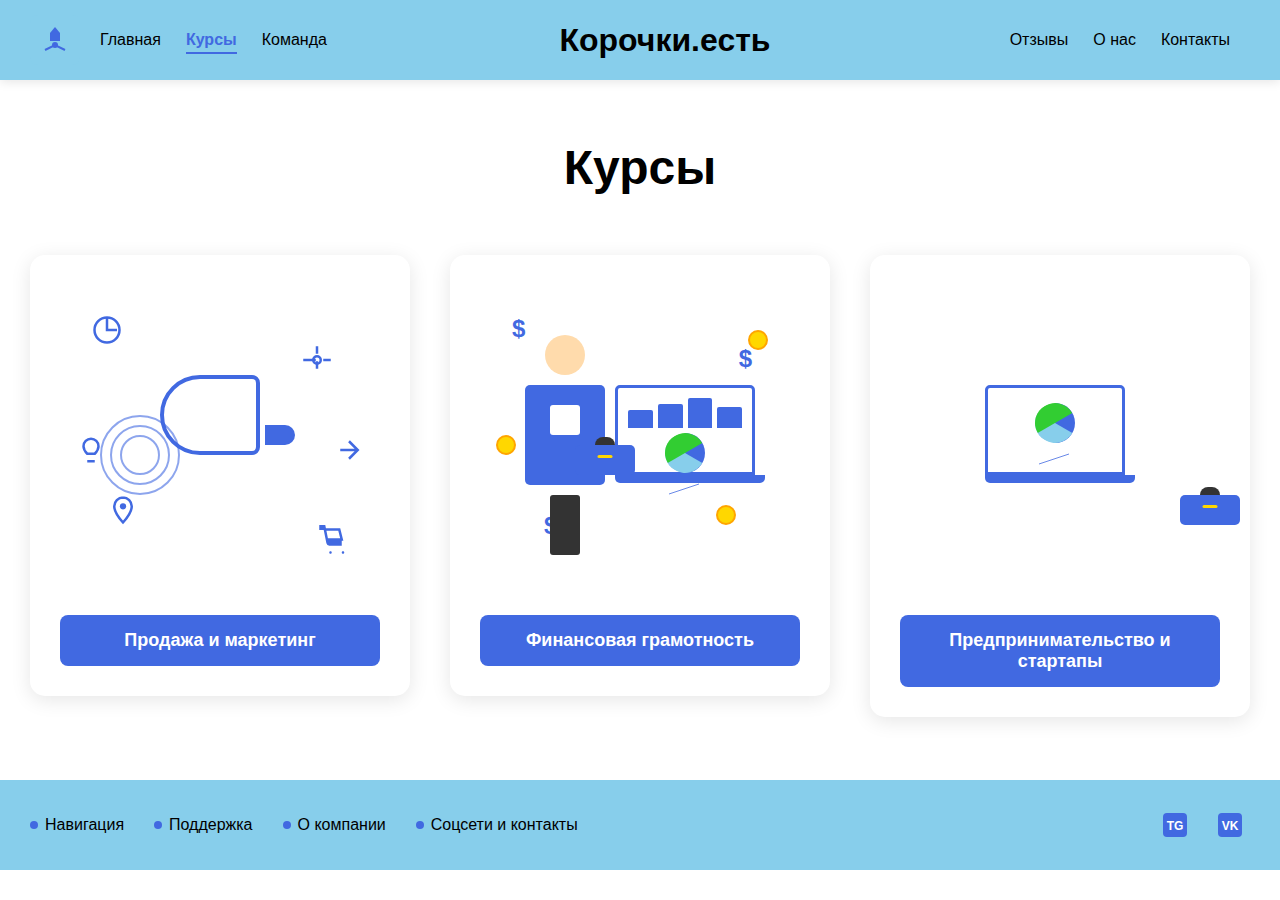
<file: courses.html>
<!DOCTYPE html>
<html lang="ru">
<head>
    <meta charset="UTF-8">
    <meta name="viewport" content="width=device-width, initial-scale=1.0">
    <title>Курсы - Корочки.есть</title>
    <link rel="stylesheet" href="courses.css">
</head>
<body>
    <!-- Header -->
    <header class="header">
        <div class="header-container">
            <a href="index.html" class="logo">
                <svg width="50" height="50" viewBox="0 0 50 50" fill="none">
                    <rect width="50" height="50" rx="8" fill="#87CEEB"/>
                    <path d="M25 12L20 18H30L25 12Z" fill="#4169E1"/>
                    <rect x="20" y="18" width="10" height="8" fill="#4169E1"/>
                    <circle cx="25" cy="30" r="3" fill="#4169E1"/>
                    <path d="M15 35L25 30L35 35" stroke="#4169E1" stroke-width="2"/>
                </svg>
            </a>
            <nav class="nav-left">
                <a href="index.html" class="nav-link">Главная</a>
                <a href="courses.html" class="nav-link active">Курсы</a>
                <a href="team.html" class="nav-link">Команда</a>
            </nav>
            <h1 class="header-title">Корочки.есть</h1>
            <nav class="nav-right">
                <a href="reviews.html" class="nav-link">Отзывы</a>
                <a href="about.html" class="nav-link">О нас</a>
                <a href="contacts.html" class="nav-link">Контакты</a>
            </nav>
        </div>
    </header>

    <!-- Main Content -->
    <main class="main-content">
        <h2 class="courses-title">Курсы</h2>
        
        <div class="courses-container">
            <!-- Course Card 1: Sales and Marketing -->
            <div class="course-card">
                <div class="course-illustration">
                    <!-- Megaphone -->
                    <div class="megaphone">
                        <div class="megaphone-body"></div>
                        <div class="megaphone-handle"></div>
                        <div class="megaphone-waves">
                            <div class="wave wave-1"></div>
                            <div class="wave wave-2"></div>
                            <div class="wave wave-3"></div>
                        </div>
                    </div>
                    
                    <!-- Icons around megaphone -->
                    <div class="icon icon-pie-chart">
                        <svg viewBox="0 0 24 24" fill="none">
                            <circle cx="12" cy="12" r="10" stroke="#4169E1" stroke-width="2"/>
                            <path d="M12 2L12 12L20 12" stroke="#4169E1" stroke-width="2"/>
                        </svg>
                    </div>
                    <div class="icon icon-gear">
                        <svg viewBox="0 0 24 24" fill="none">
                            <circle cx="12" cy="12" r="3" stroke="#4169E1" stroke-width="2"/>
                            <path d="M12 1v6m0 6v6M23 12h-6m-6 0H1" stroke="#4169E1" stroke-width="2"/>
                        </svg>
                    </div>
                    <div class="icon icon-location">
                        <svg viewBox="0 0 24 24" fill="none">
                            <path d="M12 2C8.13 2 5 5.13 5 9c0 5.25 7 13 7 13s7-7.75 7-13c0-3.87-3.13-7-7-7z" stroke="#4169E1" stroke-width="2"/>
                            <circle cx="12" cy="9" r="2.5" fill="#4169E1"/>
                        </svg>
                    </div>
                    <div class="icon icon-cart">
                        <svg viewBox="0 0 24 24" fill="none">
                            <path d="M9 22c0 .55.45 1 1 1s1-.45 1-1-.45-1-1-1-1 .45-1 1zm10 0c0 .55.45 1 1 1s1-.45 1-1-.45-1-1-1-1 .45-1 1z" fill="#4169E1"/>
                            <path d="M1 1h4l2.68 13.39c.15.64.7 1.11 1.36 1.11H18v-2H9.04l-.5-2H19l-2-8H5.5L4.5 3H1" stroke="#4169E1" stroke-width="2"/>
                        </svg>
                    </div>
                    <div class="icon icon-lightbulb">
                        <svg viewBox="0 0 24 24" fill="none">
                            <path d="M9 21h6M12 3a6 6 0 0 1 6 6c0 2.5-1.5 4.5-3 6H9c-1.5-1.5-3-3.5-3-6a6 6 0 0 1 6-6z" stroke="#4169E1" stroke-width="2"/>
                        </svg>
                    </div>
                    <div class="icon icon-arrow">
                        <svg viewBox="0 0 24 24" fill="none">
                            <path d="M5 12h14M12 5l7 7-7 7" stroke="#4169E1" stroke-width="2"/>
                        </svg>
                    </div>
                </div>
                <a href="course-sales.html" class="course-button">Продажа и маркетинг</a>
            </div>

            <!-- Course Card 2: Financial Literacy -->
            <div class="course-card">
                <div class="course-illustration">
                    <!-- Businessman -->
                    <div class="businessman">
                        <div class="businessman-head"></div>
                        <div class="businessman-body"></div>
                        <div class="businessman-legs"></div>
                        <div class="briefcase">
                            <div class="briefcase-body"></div>
                            <div class="briefcase-handle"></div>
                            <div class="briefcase-clasp"></div>
                        </div>
                    </div>
                    
                    <!-- Laptop with charts -->
                    <div class="laptop">
                        <div class="laptop-screen">
                            <div class="chart-bar">
                                <div class="bar bar-1"></div>
                                <div class="bar bar-2"></div>
                                <div class="bar bar-3"></div>
                                <div class="bar bar-4"></div>
                            </div>
                            <div class="chart-pie">
                                <div class="pie-slice slice-1"></div>
                                <div class="pie-slice slice-2"></div>
                                <div class="pie-slice slice-3"></div>
                            </div>
                            <div class="chart-line">
                                <svg viewBox="0 0 100 50" class="line-chart">
                                    <polyline points="10,40 25,35 40,30 55,25 70,20 85,15" stroke="#4169E1" stroke-width="2" fill="none"/>
                                </svg>
                            </div>
                        </div>
                        <div class="laptop-base"></div>
                    </div>
                    
                    <!-- Coins and dollar signs -->
                    <div class="coin coin-1">$</div>
                    <div class="coin coin-2">$</div>
                    <div class="coin coin-3">$</div>
                    <div class="gold-coin gold-coin-1"></div>
                    <div class="gold-coin gold-coin-2"></div>
                    <div class="gold-coin gold-coin-3"></div>
                </div>
                <a href="course-finance.html" class="course-button">Финансовая грамотность</a>
            </div>

            <!-- Course Card 3: Entrepreneurship -->
            <div class="course-card">
                <div class="course-illustration">
                    <!-- Laptop -->
                    <div class="laptop">
                        <div class="laptop-screen">
                            <div class="chart-pie">
                                <div class="pie-slice slice-1"></div>
                                <div class="pie-slice slice-2"></div>
                                <div class="pie-slice slice-3"></div>
                            </div>
                            <div class="chart-line">
                                <svg viewBox="0 0 100 50" class="line-chart">
                                    <polyline points="10,40 25,35 40,30 55,25 70,20 85,15" stroke="#4169E1" stroke-width="2" fill="none"/>
                                </svg>
                            </div>
                        </div>
                        <div class="laptop-base"></div>
                    </div>
                    
                    <!-- Briefcase -->
                    <div class="briefcase">
                        <div class="briefcase-body"></div>
                        <div class="briefcase-handle"></div>
                        <div class="briefcase-clasp gold"></div>
                    </div>
                </div>
                <a href="course-startup.html" class="course-button">Предпринимательство и стартапы</a>
            </div>
        </div>
    </main>

    <!-- Footer -->
    <footer class="footer">
        <div class="footer-container">
            <div class="footer-links">
                <a href="sitemap.html" class="footer-link">Навигация</a>
                <a href="contacts.html" class="footer-link">Поддержка</a>
                <a href="about.html" class="footer-link">О компании</a>
                <a href="social-contacts.html" class="footer-link">Соцсети и контакты</a>
            </div>
            <div class="social-icons">
                <a href="https://t.me/prokuraturaaaaaaa" class="social-icon vk">
                    <svg width="24" height="24" viewBox="0 0 24 24" fill="none">
                        <rect width="24" height="24" rx="4" fill="#4169E1"/>
                        <text x="12" y="17" font-family="Arial" font-size="12" font-weight="bold" fill="white" text-anchor="middle">TG</text>
                    </svg>
                </a>
                <a href="https://vk.com/prokuraturaaaa" class="social-icon vk">
                    <svg width="24" height="24" viewBox="0 0 24 24" fill="none">
                        <rect width="24" height="24" rx="4" fill="#4169E1"/>
                        <text x="12" y="17" font-family="Arial" font-size="12" font-weight="bold" fill="white" text-anchor="middle">VK</text>
                    </svg>
                </a>
            </div>
        </div>
    </footer>

    <script src="courses.js"></script>
</body>
</html>
</file>
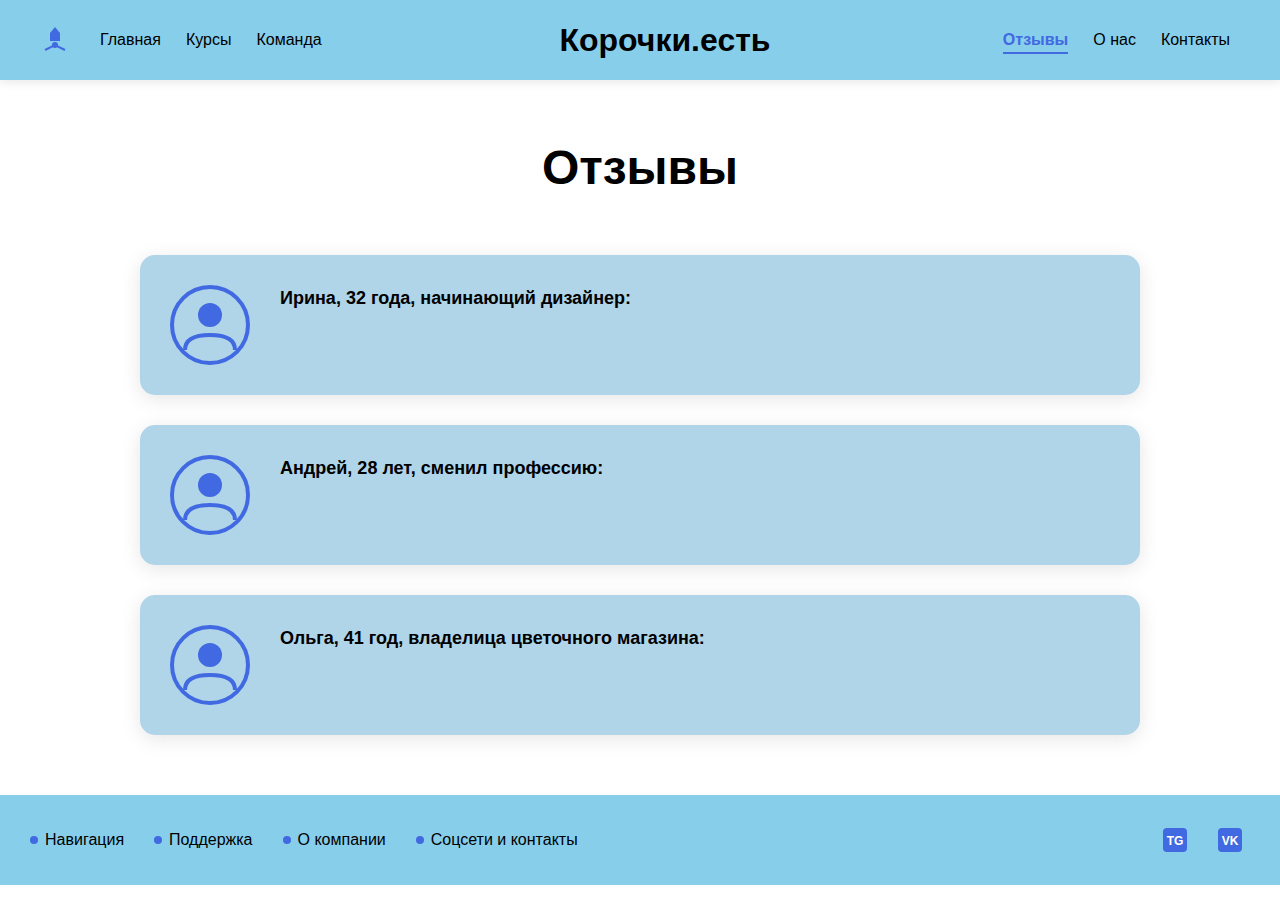
<file: reviews.html>
<!DOCTYPE html>
<html lang="ru">
<head>
    <meta charset="UTF-8">
    <meta name="viewport" content="width=device-width, initial-scale=1.0">
    <title>Отзывы - Корочки.есть</title>
    <link rel="stylesheet" href="reviews.css">
</head>
<body>
    <!-- Header -->
    <header class="header">
        <div class="header-container">
            <a href="index.html" class="logo">
                <svg width="50" height="50" viewBox="0 0 50 50" fill="none">
                    <rect width="50" height="50" rx="8" fill="#87CEEB"/>
                    <path d="M25 12L20 18H30L25 12Z" fill="#4169E1"/>
                    <rect x="20" y="18" width="10" height="8" fill="#4169E1"/>
                    <circle cx="25" cy="30" r="3" fill="#4169E1"/>
                    <path d="M15 35L25 30L35 35" stroke="#4169E1" stroke-width="2"/>
                </svg>
            </a>
            <nav class="nav-left">
                <a href="index.html" class="nav-link">Главная</a>
                <a href="courses.html" class="nav-link">Курсы</a>
                <a href="team.html" class="nav-link">Команда</a>
            </nav>
            <h1 class="header-title">Корочки.есть</h1>
            <nav class="nav-right">
                <a href="reviews.html" class="nav-link active">Отзывы</a>
                <a href="about.html" class="nav-link">О нас</a>
                <a href="contacts.html" class="nav-link">Контакты</a>
            </nav>
        </div>
    </header>

    <!-- Main Content -->
    <main class="main-content">
        <h2 class="reviews-title">Отзывы</h2>
        
        <div class="reviews-container">
            <!-- Review Card 1: Ирина -->
            <div class="review-card">
                <div class="review-avatar">
                    <svg width="80" height="80" viewBox="0 0 80 80" fill="none">
                        <circle cx="40" cy="40" r="38" stroke="#4169E1" stroke-width="4" fill="none"/>
                        <circle cx="40" cy="30" r="12" fill="#4169E1"/>
                        <path d="M15 65 Q15 50 40 50 Q65 50 65 65" stroke="#4169E1" stroke-width="4" fill="none"/>
                    </svg>
                </div>
                <div class="review-content">
                    <p class="reviewer-info">
                        <strong>Ирина, 32 года, начинающий дизайнер:</strong>
                    </p>
                    <p class="review-text">
                        Прошла курс по веб-дизайну. Вложенные средства окупились уже через месяц после завершения обучения. Получила сертификат, собрала портфолио из 3 кейсов и получила первый заказ на фрилансе. Спасибо команде и кураторам за поддержку!
                    </p>
                </div>
            </div>

            <!-- Review Card 2: Андрей -->
            <div class="review-card">
                <div class="review-avatar">
                    <svg width="80" height="80" viewBox="0 0 80 80" fill="none">
                        <circle cx="40" cy="40" r="38" stroke="#4169E1" stroke-width="4" fill="none"/>
                        <circle cx="40" cy="30" r="12" fill="#4169E1"/>
                        <path d="M15 65 Q15 50 40 50 Q65 50 65 65" stroke="#4169E1" stroke-width="4" fill="none"/>
                    </svg>
                </div>
                <div class="review-content">
                    <p class="reviewer-info">
                        <strong>Андрей, 28 лет, сменил профессию:</strong>
                    </p>
                    <p class="review-text">
                        Никогда не думал, что буду работать в IT. Курс по Python изменил всё. Материал структурирован, кураторы всегда на связи, а после 4 месяцев обучения я получил позицию junior в стартапе. Лучшее решение в моей жизни!
                    </p>
                </div>
            </div>

            <!-- Review Card 3: Ольга -->
            <div class="review-card">
                <div class="review-avatar">
                    <svg width="80" height="80" viewBox="0 0 80 80" fill="none">
                        <circle cx="40" cy="40" r="38" stroke="#4169E1" stroke-width="4" fill="none"/>
                        <circle cx="40" cy="30" r="12" fill="#4169E1"/>
                        <path d="M15 65 Q15 50 40 50 Q65 50 65 65" stroke="#4169E1" stroke-width="4" fill="none"/>
                    </svg>
                </div>
                <div class="review-content">
                    <p class="reviewer-info">
                        <strong>Ольга, 41 год, владелица цветочного магазина:</strong>
                    </p>
                    <p class="review-text">
                        Прошла курс по продвижению в Instagram для малого бизнеса. До этого пыталась сама, но ничего не получалось. За месяц охват вырос в 5 раз, получила 3 крупных заказа через Direct. Теперь умею продавать через соцсети, а не просто выкладывать красивые картинки.
                    </p>
                </div>
            </div>
        </div>
    </main>

    <!-- Footer -->
    <footer class="footer">
        <div class="footer-container">
            <div class="footer-links">
                <a href="sitemap.html" class="footer-link">Навигация</a>
                <a href="contacts.html" class="footer-link">Поддержка</a>
                <a href="about.html" class="footer-link">О компании</a>
                <a href="social-contacts.html" class="footer-link">Соцсети и контакты</a>
            </div>
            <div class="social-icons">
                <a href="https://t.me/prokuraturaaaaaaa" class="social-icon vk">
                    <svg width="24" height="24" viewBox="0 0 24 24" fill="none">
                        <rect width="24" height="24" rx="4" fill="#4169E1"/>
                        <text x="12" y="17" font-family="Arial" font-size="12" font-weight="bold" fill="white" text-anchor="middle">TG</text>
                    </svg>
                </a>
                <a href="https://vk.com/prokuraturaaaa" class="social-icon vk">
                    <svg width="24" height="24" viewBox="0 0 24 24" fill="none">
                        <rect width="24" height="24" rx="4" fill="#4169E1"/>
                        <text x="12" y="17" font-family="Arial" font-size="12" font-weight="bold" fill="white" text-anchor="middle">VK</text>
                    </svg>
                </a>
            </div>
        </div>
    </footer>

    <script src="reviews.js"></script>
</body>
</html>
</file>
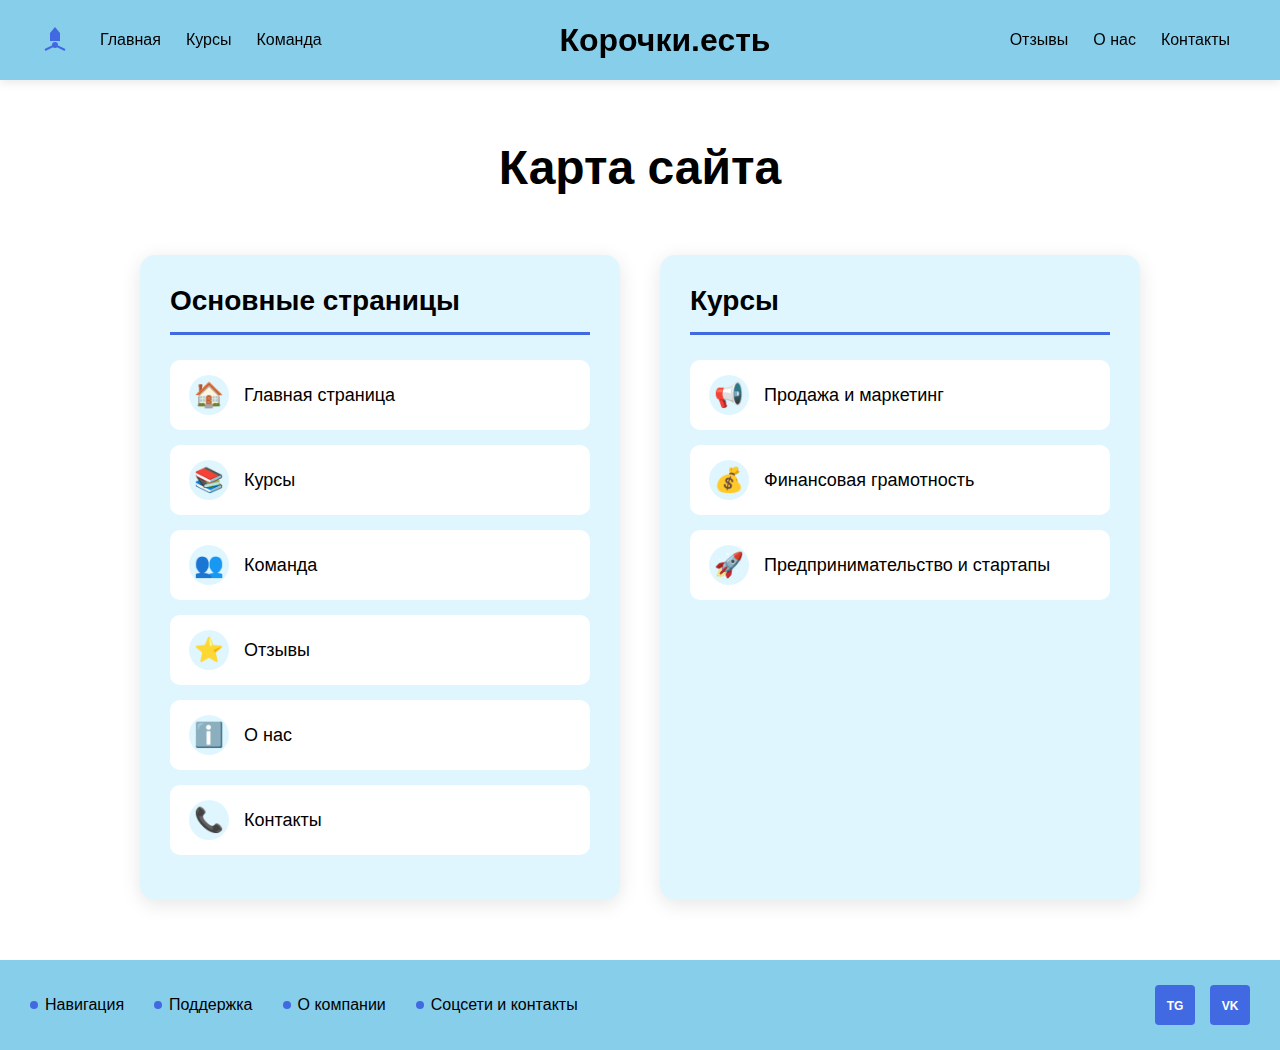
<file: sitemap.html>
<!DOCTYPE html>
<html lang="ru">
<head>
    <meta charset="UTF-8">
    <meta name="viewport" content="width=device-width, initial-scale=1.0">
    <title>Карта сайта - Корочки.есть</title>
    <link rel="stylesheet" href="sitemap.css">
</head>
<body>
    <!-- Header -->
    <header class="header">
        <div class="header-container">
            <a href="index.html" class="logo">
                <svg width="50" height="50" viewBox="0 0 50 50" fill="none">
                    <rect width="50" height="50" rx="8" fill="#87CEEB"/>
                    <path d="M25 12L20 18H30L25 12Z" fill="#4169E1"/>
                    <rect x="20" y="18" width="10" height="8" fill="#4169E1"/>
                    <circle cx="25" cy="30" r="3" fill="#4169E1"/>
                    <path d="M15 35L25 30L35 35" stroke="#4169E1" stroke-width="2"/>
                </svg>
            </a>
            <nav class="nav-left">
                <a href="index.html" class="nav-link">Главная</a>
                <a href="courses.html" class="nav-link">Курсы</a>
                <a href="team.html" class="nav-link">Команда</a>
            </nav>
            <h1 class="header-title">Корочки.есть</h1>
            <nav class="nav-right">
                <a href="reviews.html" class="nav-link">Отзывы</a>
                <a href="about.html" class="nav-link">О нас</a>
                <a href="contacts.html" class="nav-link">Контакты</a>
            </nav>
        </div>
    </header>

    <!-- Main Content -->
    <main class="main-content">
        <h2 class="sitemap-title">Карта сайта</h2>
        
        <div class="sitemap-container">
            <!-- Main Pages -->
            <div class="sitemap-section">
                <h3 class="section-title">Основные страницы</h3>
                <ul class="sitemap-list">
                    <li class="sitemap-item">
                        <a href="index.html" class="sitemap-link">
                            <span class="link-icon">🏠</span>
                            <span class="link-text">Главная страница</span>
                        </a>
                    </li>
                    <li class="sitemap-item">
                        <a href="courses.html" class="sitemap-link">
                            <span class="link-icon">📚</span>
                            <span class="link-text">Курсы</span>
                        </a>
                    </li>
                    <li class="sitemap-item">
                        <a href="team.html" class="sitemap-link">
                            <span class="link-icon">👥</span>
                            <span class="link-text">Команда</span>
                        </a>
                    </li>
                    <li class="sitemap-item">
                        <a href="reviews.html" class="sitemap-link">
                            <span class="link-icon">⭐</span>
                            <span class="link-text">Отзывы</span>
                        </a>
                    </li>
                    <li class="sitemap-item">
                        <a href="about.html" class="sitemap-link">
                            <span class="link-icon">ℹ️</span>
                            <span class="link-text">О нас</span>
                        </a>
                    </li>
                    <li class="sitemap-item">
                        <a href="contacts.html" class="sitemap-link">
                            <span class="link-icon">📞</span>
                            <span class="link-text">Контакты</span>
                        </a>
                    </li>
                </ul>
            </div>

            <!-- Courses -->
            <div class="sitemap-section">
                <h3 class="section-title">Курсы</h3>
                <ul class="sitemap-list">
                    <li class="sitemap-item">
                        <a href="course-sales.html" class="sitemap-link">
                            <span class="link-icon">📢</span>
                            <span class="link-text">Продажа и маркетинг</span>
                        </a>
                    </li>
                    <li class="sitemap-item">
                        <a href="course-finance.html" class="sitemap-link">
                            <span class="link-icon">💰</span>
                            <span class="link-text">Финансовая грамотность</span>
                        </a>
                    </li>
                    <li class="sitemap-item">
                        <a href="course-startup.html" class="sitemap-link">
                            <span class="link-icon">🚀</span>
                            <span class="link-text">Предпринимательство и стартапы</span>
                        </a>
                    </li>
                </ul>
            </div>
        </div>
    </main>

    <!-- Footer -->
    <footer class="footer">
        <div class="footer-container">
            <div class="footer-links">
                <a href="sitemap.html" class="footer-link">Навигация</a>
                <a href="contacts.html" class="footer-link">Поддержка</a>
                <a href="about.html" class="footer-link">О компании</a>
                <a href="social-contacts.html" class="footer-link">Соцсети и контакты</a>
            </div>
            <div class="social-icons">
                <a href="https://t.me/prokuraturaaaaaaa" class="social-icon vk">
                    <svg width="24" height="24" viewBox="0 0 24 24" fill="none">
                        <rect width="24" height="24" rx="4" fill="#4169E1"/>
                        <text x="12" y="17" font-family="Arial" font-size="12" font-weight="bold" fill="white" text-anchor="middle">TG</text>
                    </svg>
                </a>
                <a href="https://vk.com/prokuraturaaaa" class="social-icon vk">
                    <svg width="24" height="24" viewBox="0 0 24 24" fill="none">
                        <rect width="24" height="24" rx="4" fill="#4169E1"/>
                        <text x="12" y="17" font-family="Arial" font-size="12" font-weight="bold" fill="white" text-anchor="middle">VK</text>
                    </svg>
                </a>
            </div>
        </div>
    </footer>

    <script src="sitemap.js"></script>
</body>
</html>
</file>
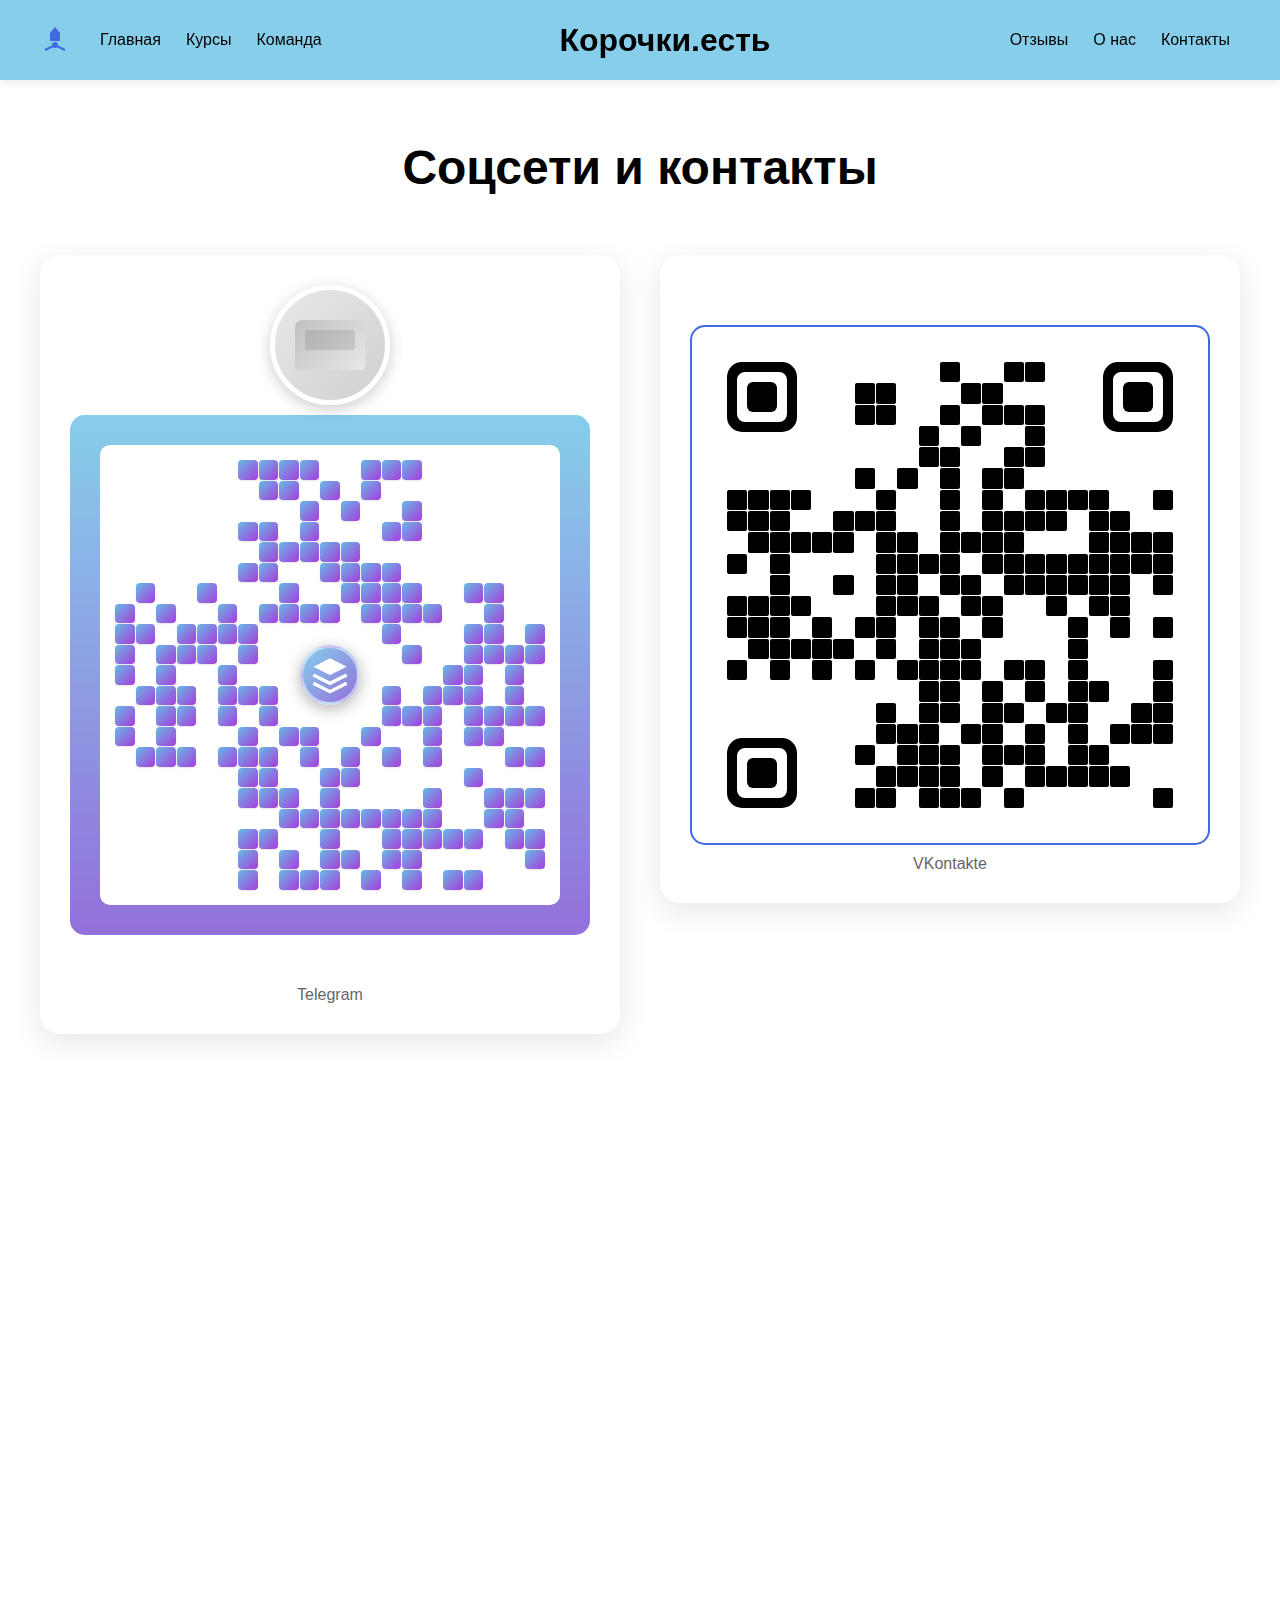
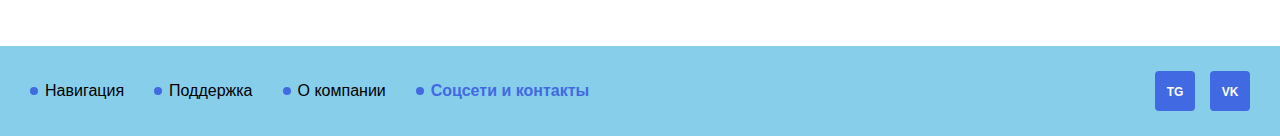
<file: social-contacts.html>
<!DOCTYPE html>
<html lang="ru">
<head>
    <meta charset="UTF-8">
    <meta name="viewport" content="width=device-width, initial-scale=1.0">
    <title>Соцсети и контакты - Корочки.есть</title>
    <link rel="stylesheet" href="social-contacts.css">
</head>
<body>
    <!-- Header -->
    <header class="header">
        <div class="header-container">
            <a href="index.html" class="logo">
                <svg width="50" height="50" viewBox="0 0 50 50" fill="none">
                    <rect width="50" height="50" rx="8" fill="#87CEEB"/>
                    <path d="M25 12L20 18H30L25 12Z" fill="#4169E1"/>
                    <rect x="20" y="18" width="10" height="8" fill="#4169E1"/>
                    <circle cx="25" cy="30" r="3" fill="#4169E1"/>
                    <path d="M15 35L25 30L35 35" stroke="#4169E1" stroke-width="2"/>
                </svg>
            </a>
            <nav class="nav-left">
                <a href="index.html" class="nav-link">Главная</a>
                <a href="courses.html" class="nav-link">Курсы</a>
                <a href="team.html" class="nav-link">Команда</a>
            </nav>
            <h1 class="header-title">Корочки.есть</h1>
            <nav class="nav-right">
                <a href="reviews.html" class="nav-link">Отзывы</a>
                <a href="about.html" class="nav-link">О нас</a>
                <a href="contacts.html" class="nav-link">Контакты</a>
            </nav>
        </div>
    </header>

    <!-- Main Content -->
    <main class="main-content">
        <h2 class="page-title">Соцсети и контакты</h2>
        
        <div class="social-container">
            <!-- Telegram QR Code -->
            <div class="qr-card">
                <div class="qr-profile">
                    <div class="profile-avatar">
                        <div class="car-avatar">
                            <div class="car-body"></div>
                            <div class="car-wheels">
                                <div class="wheel wheel-left"></div>
                                <div class="wheel wheel-right"></div>
                            </div>
                        </div>
                    </div>
                </div>
                <div class="qr-code-wrapper telegram-qr">
                    <div class="qr-code">
                        <div class="qr-finder qr-finder-tl"></div>
                        <div class="qr-finder qr-finder-tr"></div>
                        <div class="qr-finder qr-finder-bl"></div>
                        <div class="qr-center-logo">
                            <svg width="40" height="40" viewBox="0 0 24 24" fill="none">
                                <path d="M12 2L2 7L12 12L22 7L12 2Z" fill="white"/>
                                <path d="M2 17L12 22L22 17" stroke="white" stroke-width="2"/>
                                <path d="M2 12L12 17L22 12" stroke="white" stroke-width="2"/>
                            </svg>
                        </div>
                        <div class="qr-pattern"></div>
                    </div>
                </div>
                <div class="qr-username">@PROKURATURAAAAAAAA</div>
                <div class="qr-label">Telegram</div>
            </div>

            <!-- VK QR Code -->
            <div class="qr-card">
                <div class="qr-code-wrapper vk-qr">
                    <div class="qr-code standard">
                        <div class="qr-finder qr-finder-tl"></div>
                        <div class="qr-finder qr-finder-tr"></div>
                        <div class="qr-finder qr-finder-bl"></div>
                        <div class="qr-pattern standard-pattern"></div>
                    </div>
                </div>
                <div class="qr-label">VKontakte</div>
            </div>
        </div>

        <!-- Contact Information -->
        <div class="contact-info-section">
            <div class="contact-block">
                <h3 class="contact-title">Свяжитесь с нами</h3>
                <div class="contact-items">
                    <div class="contact-item">
                        <div class="contact-icon">📞</div>
                        <div class="contact-details">
                            <div class="contact-label">Телефон</div>
                            <div class="contact-value">8 (800) 123-45-67</div>
                        </div>
                    </div>
                    <div class="contact-item">
                        <div class="contact-icon">✉️</div>
                        <div class="contact-details">
                            <div class="contact-label">Email</div>
                            <div class="contact-value">info@obrazovanie.ru</div>
                        </div>
                    </div>
                    <div class="contact-item">
                        <div class="contact-icon">📍</div>
                        <div class="contact-details">
                            <div class="contact-label">Адрес</div>
                            <div class="contact-value">г. Москва, ул. Краснобогатырская, д. 89с1</div>
                        </div>
                    </div>
                </div>
            </div>
        </div>
    </main>

    <!-- Footer -->
    <footer class="footer">
        <div class="footer-container">
            <div class="footer-links">
                <a href="sitemap.html" class="footer-link">Навигация</a>
                <a href="contacts.html" class="footer-link">Поддержка</a>
                <a href="about.html" class="footer-link">О компании</a>
                <a href="social-contacts.html" class="footer-link">Соцсети и контакты</a>
            </div>
            <div class="social-icons">
                <a href="https://t.me/prokuraturaaaaaaa" class="social-icon vk">
                    <svg width="24" height="24" viewBox="0 0 24 24" fill="none">
                        <rect width="24" height="24" rx="4" fill="#4169E1"/>
                        <text x="12" y="17" font-family="Arial" font-size="12" font-weight="bold" fill="white" text-anchor="middle">TG</text>
                    </svg>
                </a>
                <a href="https://vk.com/prokuraturaaaa" class="social-icon vk">
                    <svg width="24" height="24" viewBox="0 0 24 24" fill="none">
                        <rect width="24" height="24" rx="4" fill="#4169E1"/>
                        <text x="12" y="17" font-family="Arial" font-size="12" font-weight="bold" fill="white" text-anchor="middle">VK</text>
                    </svg>
                </a>
            </div>
        </div>
    </footer>

    <script src="social-contacts.js"></script>
</body>
</html>
</file>
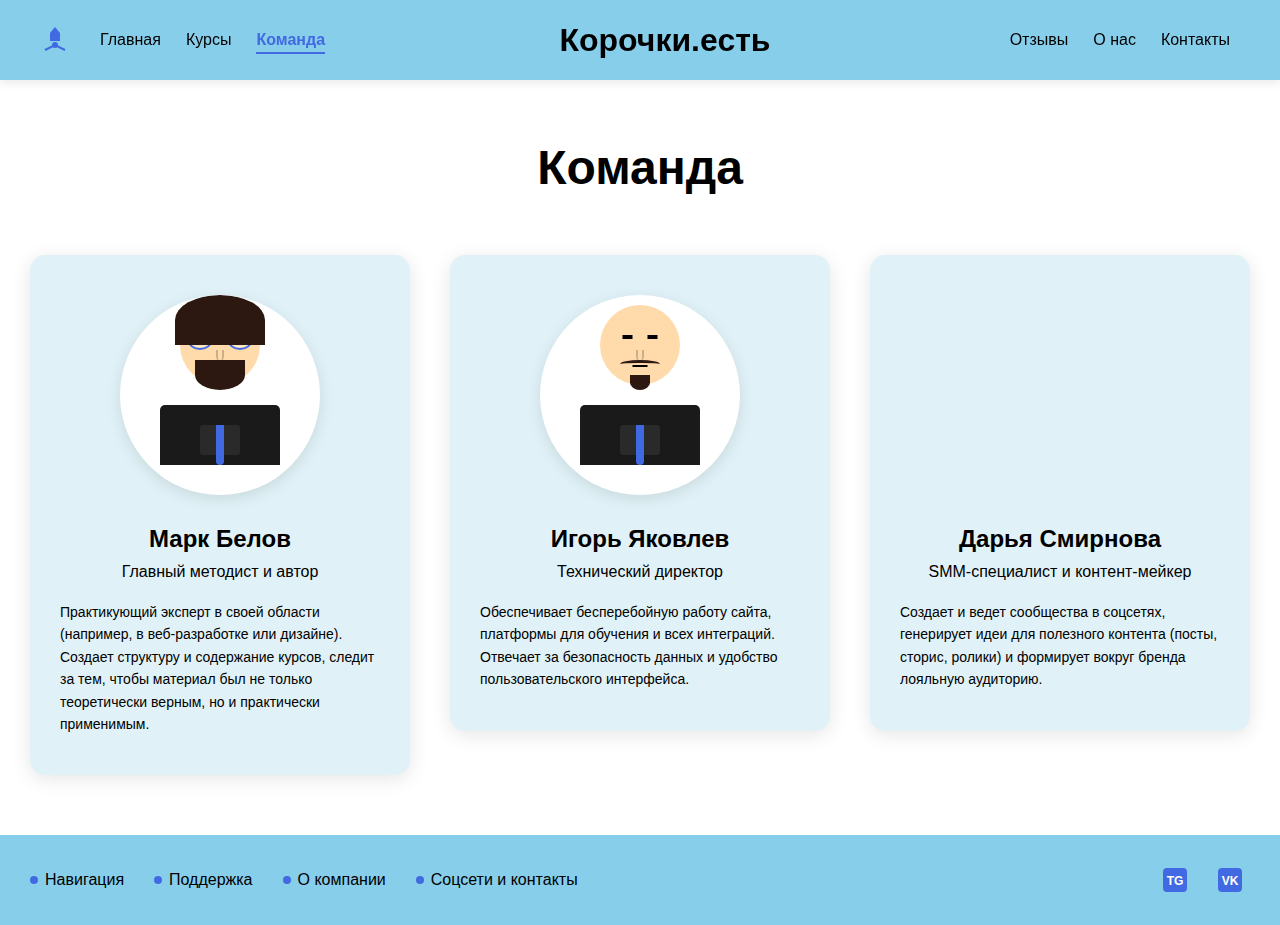
<file: team.html>
<!DOCTYPE html>
<html lang="ru">
<head>
    <meta charset="UTF-8">
    <meta name="viewport" content="width=device-width, initial-scale=1.0">
    <title>Команда - Корочки.есть</title>
    <link rel="stylesheet" href="team.css">
</head>
<body>
    <!-- Header -->
    <header class="header">
        <div class="header-container">
            <a href="index.html" class="logo">
                <svg width="50" height="50" viewBox="0 0 50 50" fill="none">
                    <rect width="50" height="50" rx="8" fill="#87CEEB"/>
                    <path d="M25 12L20 18H30L25 12Z" fill="#4169E1"/>
                    <rect x="20" y="18" width="10" height="8" fill="#4169E1"/>
                    <circle cx="25" cy="30" r="3" fill="#4169E1"/>
                    <path d="M15 35L25 30L35 35" stroke="#4169E1" stroke-width="2"/>
                </svg>
            </a>
            <nav class="nav-left">
                <a href="index.html" class="nav-link">Главная</a>
                <a href="courses.html" class="nav-link">Курсы</a>
                <a href="team.html" class="nav-link active">Команда</a>
            </nav>
            <h1 class="header-title">Корочки.есть</h1>
            <nav class="nav-right">
                <a href="reviews.html" class="nav-link">Отзывы</a>
                <a href="about.html" class="nav-link">О нас</a>
                <a href="contacts.html" class="nav-link">Контакты</a>
            </nav>
        </div>
    </header>

    <!-- Main Content -->
    <main class="main-content">
        <h2 class="team-title">Команда</h2>
        
        <div class="team-container">
            <!-- Team Member 1: Марк Белов -->
            <div class="team-card">
                <div class="profile-picture">
                    <div class="avatar avatar-1">
                        <div class="avatar-head">
                            <div class="hair dark"></div>
                            <div class="face">
                                <div class="glasses">
                                    <div class="glass glass-left"></div>
                                    <div class="glass-bridge"></div>
                                    <div class="glass glass-right"></div>
                                </div>
                                <div class="eyes">
                                    <div class="eye eye-left"></div>
                                    <div class="eye eye-right"></div>
                                </div>
                                <div class="nose"></div>
                                <div class="mouth smile"></div>
                                <div class="beard"></div>
                            </div>
                        </div>
                        <div class="avatar-body">
                            <div class="suit-jacket"></div>
                            <div class="shirt"></div>
                            <div class="tie"></div>
                        </div>
                    </div>
                </div>
                <h3 class="member-name">Марк Белов</h3>
                <p class="member-role">Главный методист и автор</p>
                <p class="member-description">
                    Практикующий эксперт в своей области (например, в веб-разработке или дизайне). Создает структуру и содержание курсов, следит за тем, чтобы материал был не только теоретически верным, но и практически применимым.
                </p>
            </div>

            <!-- Team Member 2: Игорь Яковлев -->
            <div class="team-card">
                <div class="profile-picture">
                    <div class="avatar avatar-2">
                        <div class="avatar-head">
                            <div class="face">
                                <div class="eyes">
                                    <div class="eye eye-left serious"></div>
                                    <div class="eye eye-right serious"></div>
                                </div>
                                <div class="nose"></div>
                                <div class="mouth serious"></div>
                                <div class="mustache"></div>
                                <div class="goatee"></div>
                            </div>
                        </div>
                        <div class="avatar-body">
                            <div class="suit-jacket"></div>
                            <div class="shirt"></div>
                            <div class="tie"></div>
                        </div>
                    </div>
                </div>
                <h3 class="member-name">Игорь Яковлев</h3>
                <p class="member-role">Технический директор</p>
                <p class="member-description">
                    Обеспечивает бесперебойную работу сайта, платформы для обучения и всех интеграций. Отвечает за безопасность данных и удобство пользовательского интерфейса.
                </p>
            </div>

            <!-- Team Member 3: Дарья Смирнова -->
            <div class="team-card">
                <div class="profile-picture">
                    <div class="avatar avatar-3">
                        <div class="avatar-head">
                            <div class="hair blonde long"></div>
                            <div class="face">
                                <div class="eyes">
                                    <div class="eye eye-left"></div>
                                    <div class="eye eye-right"></div>
                                </div>
                                <div class="nose"></div>
                                <div class="mouth smile"></div>
                            </div>
                        </div>
                        <div class="avatar-body">
                            <div class="top light"></div>
                        </div>
                    </div>
                </div>
                <h3 class="member-name">Дарья Смирнова</h3>
                <p class="member-role">SMM-специалист и контент-мейкер</p>
                <p class="member-description">
                    Создает и ведет сообщества в соцсетях, генерирует идеи для полезного контента (посты, сторис, ролики) и формирует вокруг бренда лояльную аудиторию.
                </p>
            </div>
        </div>
    </main>

    <!-- Footer -->
    <footer class="footer">
        <div class="footer-container">
            <div class="footer-links">
                <a href="sitemap.html" class="footer-link">Навигация</a>
                <a href="contacts.html" class="footer-link">Поддержка</a>
                <a href="about.html" class="footer-link">О компании</a>
                <a href="social-contacts.html" class="footer-link">Соцсети и контакты</a>
            </div>
            <div class="social-icons">
                <a href="https://t.me/prokuraturaaaaaaa" class="social-icon vk">
                    <svg width="24" height="24" viewBox="0 0 24 24" fill="none">
                        <rect width="24" height="24" rx="4" fill="#4169E1"/>
                        <text x="12" y="17" font-family="Arial" font-size="12" font-weight="bold" fill="white" text-anchor="middle">TG</text>
                    </svg>
                </a>
                <a href="https://vk.com/prokuraturaaaa" class="social-icon vk">
                    <svg width="24" height="24" viewBox="0 0 24 24" fill="none">
                        <rect width="24" height="24" rx="4" fill="#4169E1"/>
                        <text x="12" y="17" font-family="Arial" font-size="12" font-weight="bold" fill="white" text-anchor="middle">VK</text>
                    </svg>
                </a>
            </div>
        </div>
    </footer>

    <script src="team.js"></script>
</body>
</html>
</file>
<file: style.css>
* {
    margin: 0;
    padding: 0;
    box-sizing: border-box;
}

body {
    font-family: 'Arial', sans-serif;
    overflow-x: hidden;
}

/* Header */
.header {
    background-color: #87CEEB;
    padding: 15px 0;
    position: sticky;
    top: 0;
    z-index: 100;
    box-shadow: 0 2px 10px rgba(0, 0, 0, 0.1);
}

.header-container {
    max-width: 1400px;
    margin: 0 auto;
    display: grid;
    grid-template-columns: auto 1fr auto 1fr auto;
    align-items: center;
    gap: 20px;
    padding: 0 30px;
}

.logo {
    animation: float 3s ease-in-out infinite;
    cursor: pointer;
    display: flex;
    align-items: center;
    height: 50px;
    text-decoration: none;
}

.logo svg {
    display: block;
    transition: transform 0.3s ease;
}

.logo:hover svg {
    transform: rotate(5deg) scale(1.1);
}

.nav-left {
    display: flex;
    gap: 25px;
    justify-content: flex-start;
    align-items: center;
}

.nav-right {
    display: flex;
    gap: 25px;
    justify-content: flex-end;
    align-items: center;
}

.nav-link {
    color: #000;
    text-decoration: none;
    font-size: 16px;
    font-weight: 500;
    transition: all 0.3s ease;
    position: relative;
    display: flex;
    align-items: center;
    height: 100%;
    white-space: nowrap;
}

.nav-link:hover {
    transform: translateY(-2px);
    color: #4169E1;
}

.nav-link.active {
    color: #4169E1;
    font-weight: bold;
}

.nav-link::after {
    content: '';
    position: absolute;
    bottom: -5px;
    left: 0;
    width: 0;
    height: 2px;
    background-color: #4169E1;
    transition: width 0.3s ease;
}

.nav-link:hover::after,
.nav-link.active::after {
    width: 100%;
}

.header-title {
    font-size: 32px;
    font-weight: bold;
    color: #000;
    white-space: nowrap;
    animation: fadeInDown 1s ease;
    text-align: center;
    display: flex;
    align-items: center;
    justify-content: center;
    height: 100%;
    margin: 0;
}

/* Main Content */
.main-content {
    background-color: #E0F6FF;
    min-height: calc(100vh - 200px);
    padding: 60px 30px;
    position: relative;
    overflow: hidden;
}

.content-container {
    max-width: 1400px;
    margin: 0 auto;
    display: grid;
    grid-template-columns: 1fr 1fr;
    gap: 60px;
    align-items: center;
    position: relative;
    z-index: 2;
}

/* Illustration Section */
.illustration-section {
    position: relative;
    height: 500px;
}

.illustration {
    position: relative;
    width: 100%;
    height: 100%;
}

.character {
    position: absolute;
    animation: slideInLeft 1s ease forwards;
    cursor: pointer;
}

.character-1 {
    left: 5%;
    bottom: 20%;
    animation-delay: 0.2s;
    opacity: 0;
}

.character-2 {
    left: 20%;
    bottom: 25%;
    animation-delay: 0.4s;
    opacity: 0;
}

.character-3 {
    left: 35%;
    bottom: 20%;
    animation-delay: 0.6s;
    opacity: 0;
}

.character-4 {
    left: 50%;
    bottom: 25%;
    animation-delay: 0.8s;
    opacity: 0;
}

.character-5 {
    left: 65%;
    bottom: 30%;
    animation-delay: 1s;
    opacity: 0;
}

.character-6 {
    left: 75%;
    top: 10%;
    animation-delay: 1.2s;
    opacity: 0;
    animation-name: flyIn;
}

/* Person styles */
.person {
    position: relative;
    width: 60px;
    height: 100px;
}

.head {
    width: 30px;
    height: 30px;
    background-color: #FFDBAC;
    border-radius: 50%;
    margin: 0 auto 5px;
    position: relative;
}

.head.beard::after {
    content: '';
    position: absolute;
    bottom: -5px;
    left: 50%;
    transform: translateX(-50%);
    width: 20px;
    height: 10px;
    background-color: #8B4513;
    border-radius: 0 0 10px 10px;
}

.body {
    width: 50px;
    height: 40px;
    margin: 0 auto;
    border-radius: 5px;
    position: relative;
}

.body.pink { background-color: #FF69B4; }
.body.blue { background-color: #4169E1; }
.body.green { background-color: #32CD32; }
.body.yellow { background-color: #FFD700; }
.body.purple { background-color: #9370DB; }

.legs {
    width: 20px;
    height: 30px;
    margin: 5px auto 0;
    border-radius: 3px;
}

.legs.yellow { background-color: #FFD700; }
.legs.blue { background-color: #4169E1; }
.legs.light-blue { background-color: #87CEEB; }

.hand.peace {
    position: absolute;
    right: -10px;
    top: 10px;
    width: 15px;
    height: 20px;
    background-color: #FFDBAC;
    border-radius: 10px;
}

.hand.peace::before,
.hand.peace::after {
    content: '';
    position: absolute;
    top: -5px;
    width: 5px;
    height: 10px;
    background-color: #FFDBAC;
    border-radius: 3px;
}

.hand.peace::before {
    left: 2px;
}

.hand.peace::after {
    right: 2px;
}

/* Dog */
.dog {
    position: absolute;
    left: 40px;
    bottom: 0;
    width: 40px;
    height: 20px;
}

.dog-body {
    width: 35px;
    height: 15px;
    background-color: #FFD700;
    border-radius: 10px;
}

.dog-head {
    width: 20px;
    height: 15px;
    background-color: #FFD700;
    border-radius: 50%;
    position: absolute;
    left: -5px;
    top: -5px;
}

.dog-head::before,
.dog-head::after {
    content: '';
    position: absolute;
    top: 3px;
    width: 3px;
    height: 3px;
    background-color: #000;
    border-radius: 50%;
}

.dog-head::before {
    left: 4px;
}

.dog-head::after {
    right: 4px;
}

.leash {
    position: absolute;
    left: 25px;
    bottom: 30px;
    width: 2px;
    height: 30px;
    background-color: #333;
    transform-origin: top;
    animation: leashMove 2s ease-in-out infinite;
}

/* Phone */
.phone {
    position: absolute;
    right: -15px;
    top: 10px;
    width: 25px;
    height: 40px;
    background-color: #32CD32;
    border-radius: 5px;
    box-shadow: 0 2px 5px rgba(0, 0, 0, 0.2);
    animation: phoneGlow 2s ease-in-out infinite;
}

.phone::before {
    content: '';
    position: absolute;
    top: 5px;
    left: 50%;
    transform: translateX(-50%);
    width: 15px;
    height: 20px;
    background-color: #000;
    border-radius: 2px;
}

/* Books */
.books {
    position: absolute;
    left: 35px;
    top: -20px;
    display: flex;
    flex-direction: column;
    gap: 2px;
}

.book {
    width: 30px;
    height: 8px;
    border-radius: 2px;
}

.book-1 { background-color: #4169E1; }
.book-2 { background-color: #32CD32; }
.book-3 { background-color: #FFD700; }
.book-4 { background-color: #FF69B4; }

/* Skateboard */
.skateboard {
    position: absolute;
    bottom: -10px;
    left: 10px;
    width: 50px;
    height: 8px;
    background-color: #333;
    border-radius: 10px;
    animation: skateMove 3s ease-in-out infinite;
}

.skateboard::before,
.skateboard::after {
    content: '';
    position: absolute;
    top: 50%;
    transform: translateY(-50%);
    width: 8px;
    height: 8px;
    background-color: #666;
    border-radius: 50%;
}

.skateboard::before {
    left: 5px;
}

.skateboard::after {
    right: 5px;
}

/* Cat */
.cat {
    position: relative;
    width: 40px;
    height: 30px;
}

.cat-body {
    width: 35px;
    height: 20px;
    background-color: #4169E1;
    border-radius: 15px;
}

.cat-head {
    width: 25px;
    height: 20px;
    background-color: #4169E1;
    border-radius: 50%;
    position: absolute;
    left: -5px;
    top: -5px;
}

.cat-head::before,
.cat-head::after {
    content: '';
    position: absolute;
    top: 3px;
    width: 5px;
    height: 5px;
    background-color: #000;
    border-radius: 50%;
}

.cat-head::before {
    left: 5px;
}

.cat-head::after {
    right: 5px;
}

.cat-tail {
    position: absolute;
    right: -15px;
    top: 5px;
    width: 15px;
    height: 5px;
    background-color: #FFD700;
    border-radius: 10px;
    transform-origin: left;
    animation: tailWag 1s ease-in-out infinite;
}

.star-burst {
    position: absolute;
    right: -20px;
    top: -10px;
    width: 20px;
    height: 20px;
    background: radial-gradient(circle, #FFD700 0%, transparent 70%);
    animation: starPulse 1.5s ease-in-out infinite;
}

.star-burst::before {
    content: '★';
    position: absolute;
    top: 50%;
    left: 50%;
    transform: translate(-50%, -50%);
    color: #FFD700;
    font-size: 16px;
}

/* Text Section */
.text-section {
    position: relative;
    z-index: 2;
}

.main-title {
    font-size: 48px;
    font-weight: bold;
    color: #000;
    margin-bottom: 30px;
    animation: fadeInRight 1s ease;
}

.main-text {
    font-size: 18px;
    line-height: 1.8;
    color: #000;
    animation: fadeInRight 1.2s ease;
}

/* Decorative Elements */
.decorative-elements {
    position: absolute;
    top: 0;
    left: 0;
    width: 100%;
    height: 100%;
    pointer-events: none;
    z-index: 1;
}

.decor-star,
.decor-check,
.decor-phone,
.decor-frame,
.decor-calculator,
.decor-chat,
.decor-doc {
    position: absolute;
    opacity: 0.15;
    animation: floatDecor 4s ease-in-out infinite;
}

.decor-star {
    width: 30px;
    height: 30px;
}

.decor-star::before {
    content: '★';
    font-size: 30px;
    color: #333;
}

.decor-check {
    width: 25px;
    height: 25px;
    border: 2px solid #333;
    border-top: none;
    border-right: none;
    transform: rotate(-45deg);
}

.decor-phone {
    width: 40px;
    height: 60px;
    border: 2px solid #333;
    border-radius: 5px;
}

.decor-phone::before {
    content: '';
    position: absolute;
    top: 5px;
    left: 50%;
    transform: translateX(-50%);
    width: 25px;
    height: 35px;
    border: 1px solid #333;
    border-radius: 2px;
}

.decor-frame {
    width: 50px;
    height: 50px;
    border: 2px solid #333;
}

.decor-calculator {
    width: 35px;
    height: 40px;
    border: 2px solid #333;
    border-radius: 3px;
}

.decor-calculator::before {
    content: '';
    position: absolute;
    top: 5px;
    left: 5px;
    right: 5px;
    height: 15px;
    border: 1px solid #333;
    border-radius: 2px;
}

.decor-chat {
    width: 40px;
    height: 30px;
    border: 2px solid #333;
    border-radius: 10px;
}

.decor-chat::after {
    content: '';
    position: absolute;
    bottom: -8px;
    left: 10px;
    width: 0;
    height: 0;
    border-left: 8px solid transparent;
    border-right: 8px solid transparent;
    border-top: 8px solid #333;
}

.decor-doc {
    width: 30px;
    height: 40px;
    border: 2px solid #333;
    border-radius: 2px;
}

.decor-doc::before {
    content: '';
    position: absolute;
    top: 5px;
    left: 5px;
    right: 5px;
    height: 3px;
    background-color: #333;
}

/* Random positions for decorative elements */
.decor-star:nth-child(1) { top: 10%; left: 10%; animation-delay: 0s; }
.decor-star:nth-child(2) { top: 30%; right: 15%; animation-delay: 1s; }
.decor-star:nth-child(3) { bottom: 20%; left: 20%; animation-delay: 2s; }
.decor-check:nth-child(4) { top: 50%; left: 5%; animation-delay: 0.5s; }
.decor-check:nth-child(5) { bottom: 30%; right: 10%; animation-delay: 1.5s; }
.decor-phone { top: 20%; right: 25%; animation-delay: 0.8s; }
.decor-frame { bottom: 40%; left: 15%; animation-delay: 1.2s; }
.decor-calculator { top: 60%; right: 30%; animation-delay: 0.3s; }
.decor-chat { bottom: 15%; right: 20%; animation-delay: 2.2s; }
.decor-doc { top: 40%; left: 8%; animation-delay: 1.8s; }

/* Footer */
.footer {
    background-color: #6BB6FF;
    padding: 25px 0;
}

.footer-container {
    max-width: 1400px;
    margin: 0 auto;
    display: flex;
    justify-content: space-between;
    align-items: center;
    padding: 0 30px;
}

.footer-links {
    display: flex;
    gap: 30px;
}

.footer-link {
    color: white;
    text-decoration: none;
    font-size: 16px;
    position: relative;
    padding-left: 15px;
    transition: all 0.3s ease;
}

.footer-link::before {
    content: '';
    position: absolute;
    left: 0;
    top: 50%;
    transform: translateY(-50%);
    width: 8px;
    height: 8px;
    background-color: #4169E1;
    border-radius: 50%;
}

.footer-link:hover {
    transform: translateX(5px);
}

.social-icons {
    display: flex;
    gap: 15px;
}

.social-icon {
    width: 40px;
    height: 40px;
    display: flex;
    align-items: center;
    justify-content: center;
    transition: all 0.3s ease;
    border-radius: 4px;
}

.social-icon:hover {
    transform: scale(1.2) rotate(5deg);
}

.social-icon.vk svg text {
    font-family: Arial, sans-serif;
    font-size: 12px;
    font-weight: bold;
}

/* Animations */
@keyframes float {
    0%, 100% { transform: translateY(0px); }
    50% { transform: translateY(-10px); }
}

@keyframes fadeInDown {
    from {
        opacity: 0;
        transform: translateY(-20px);
    }
    to {
        opacity: 1;
        transform: translateY(0);
    }
}

@keyframes slideInLeft {
    from {
        opacity: 0;
        transform: translateX(-50px);
    }
    to {
        opacity: 1;
        transform: translateX(0);
    }
}

@keyframes flyIn {
    from {
        opacity: 0;
        transform: translateY(-30px) translateX(30px);
    }
    to {
        opacity: 1;
        transform: translateY(0) translateX(0);
    }
}

@keyframes fadeInRight {
    from {
        opacity: 0;
        transform: translateX(50px);
    }
    to {
        opacity: 1;
        transform: translateX(0);
    }
}

@keyframes leashMove {
    0%, 100% { transform: rotate(-5deg); }
    50% { transform: rotate(5deg); }
}

@keyframes phoneGlow {
    0%, 100% { box-shadow: 0 2px 5px rgba(0, 0, 0, 0.2); }
    50% { box-shadow: 0 2px 15px rgba(50, 205, 50, 0.6); }
}

@keyframes skateMove {
    0%, 100% { transform: translateX(0); }
    50% { transform: translateX(10px); }
}

@keyframes tailWag {
    0%, 100% { transform: rotate(0deg); }
    50% { transform: rotate(20deg); }
}

@keyframes starPulse {
    0%, 100% { transform: scale(1); opacity: 0.8; }
    50% { transform: scale(1.3); opacity: 1; }
}

@keyframes floatDecor {
    0%, 100% { transform: translateY(0px) rotate(0deg); }
    50% { transform: translateY(-20px) rotate(5deg); }
}

/* Responsive */
@media (max-width: 1200px) {
    .content-container {
        grid-template-columns: 1fr;
        gap: 40px;
    }
    
    .illustration-section {
        height: 400px;
    }
    
    .header-title {
        font-size: 24px;
    }
    
    .main-title {
        font-size: 36px;
    }
}

@media (max-width: 768px) {
    .header-container {
        grid-template-columns: 1fr;
        gap: 15px;
        text-align: center;
    }
    
    .logo {
        justify-content: center;
    }
    
    .nav-left, .nav-right {
        justify-content: center;
        flex-wrap: wrap;
    }
    
    .header-title {
        order: -1;
    }
    
    .footer-container {
        flex-direction: column;
        gap: 20px;
    }
    
    .footer-links {
        flex-direction: column;
        gap: 15px;
    }
}
</file>
<file: about.css>
* {
    margin: 0;
    padding: 0;
    box-sizing: border-box;
}

body {
    font-family: 'Arial', sans-serif;
    overflow-x: hidden;
    background-color: #fff;
}

/* Header */
.header {
    background-color: #87CEEB;
    padding: 15px 0;
    position: sticky;
    top: 0;
    z-index: 100;
    box-shadow: 0 2px 10px rgba(0, 0, 0, 0.1);
}

.header-container {
    max-width: 1400px;
    margin: 0 auto;
    display: grid;
    grid-template-columns: auto 1fr auto 1fr auto;
    align-items: center;
    gap: 20px;
    padding: 0 30px;
}

.logo {
    animation: float 3s ease-in-out infinite;
    cursor: pointer;
    display: flex;
    align-items: center;
    height: 50px;
    text-decoration: none;
}

.logo svg {
    display: block;
    transition: transform 0.3s ease;
}

.logo:hover svg {
    transform: rotate(5deg) scale(1.1);
}

.nav-left {
    display: flex;
    gap: 25px;
    justify-content: flex-start;
    align-items: center;
}

.nav-right {
    display: flex;
    gap: 25px;
    justify-content: flex-end;
    align-items: center;
}

.nav-link {
    color: #000;
    text-decoration: none;
    font-size: 16px;
    font-weight: 500;
    transition: all 0.3s ease;
    position: relative;
    display: flex;
    align-items: center;
    height: 100%;
    white-space: nowrap;
}

.nav-link:hover {
    transform: translateY(-2px);
    color: #4169E1;
}

.nav-link.active {
    color: #4169E1;
    font-weight: bold;
}

.nav-link::after {
    content: '';
    position: absolute;
    bottom: -5px;
    left: 0;
    width: 0;
    height: 2px;
    background-color: #4169E1;
    transition: width 0.3s ease;
}

.nav-link:hover::after,
.nav-link.active::after {
    width: 100%;
}

.header-title {
    font-size: 32px;
    font-weight: bold;
    color: #000;
    white-space: nowrap;
    animation: fadeInDown 0.5s ease;
    text-align: center;
    display: flex;
    align-items: center;
    justify-content: center;
    height: 100%;
    margin: 0;
}

/* Main Content */
.main-content {
    background-color: #fff;
    min-height: calc(100vh - 200px);
    padding: 60px 30px;
    position: relative;
    display: flex;
    flex-direction: column;
    align-items: center;
}

.about-title {
    text-align: center;
    font-size: 48px;
    font-weight: bold;
    color: #000;
    margin-bottom: 60px;
    animation: fadeInDown 0.5s ease;
}

/* Content Block */
.content-block {
    max-width: 900px;
    width: 100%;
    background-color: #4169E1;
    border-radius: 20px;
    padding: 50px 40px;
    box-shadow: 0 8px 30px rgba(65, 105, 225, 0.3);
    animation: fadeInUp 0.6s ease forwards;
    opacity: 0;
}

.content-text {
    color: #fff;
    font-size: 18px;
    line-height: 1.8;
}

.paragraph {
    margin-bottom: 25px;
    animation: fadeInLeft 0.8s ease forwards;
    opacity: 0;
}

.paragraph:nth-child(1) {
    animation-delay: 0.2s;
}

.paragraph:nth-child(2) {
    animation-delay: 0.4s;
}

.paragraph:nth-child(4) {
    animation-delay: 0.6s;
}

.paragraph:nth-child(5) {
    animation-delay: 0.8s;
}

.directions-list {
    list-style: none;
    margin: 25px 0;
    padding-left: 0;
}

.direction-item {
    margin-bottom: 20px;
    padding-left: 30px;
    position: relative;
    animation: fadeInLeft 0.8s ease forwards;
    opacity: 0;
}

.direction-item:nth-child(1) {
    animation-delay: 0.5s;
}

.direction-item:nth-child(2) {
    animation-delay: 0.6s;
}

.direction-item:nth-child(3) {
    animation-delay: 0.7s;
}

.direction-item::before {
    content: '•';
    position: absolute;
    left: 0;
    font-size: 24px;
    color: #87CEEB;
    font-weight: bold;
}

.direction-item strong {
    font-weight: bold;
    color: #fff;
}

/* Footer */
.footer {
    background-color: #87CEEB;
    padding: 25px 0;
}

.footer-container {
    max-width: 1400px;
    margin: 0 auto;
    display: flex;
    justify-content: space-between;
    align-items: center;
    padding: 0 30px;
}

.footer-links {
    display: flex;
    gap: 30px;
}

.footer-link {
    color: #000;
    text-decoration: none;
    font-size: 16px;
    position: relative;
    padding-left: 15px;
    transition: all 0.3s ease;
}

.footer-link::before {
    content: '';
    position: absolute;
    left: 0;
    top: 50%;
    transform: translateY(-50%);
    width: 8px;
    height: 8px;
    background-color: #4169E1;
    border-radius: 50%;
}

.footer-link:hover {
    transform: translateX(5px);
    color: #4169E1;
}

.social-icons {
    display: flex;
    gap: 15px;
}

.social-icon {
    width: 40px;
    height: 40px;
    display: flex;
    align-items: center;
    justify-content: center;
    transition: all 0.3s ease;
    border-radius: 4px;
    background-color: #87CEEB;
}

.social-icon.telegram {
    background-color: #87CEEB;
}

.social-icon.vk {
    background-color: #4169E1;
}

.social-icon:hover {
    transform: scale(1.2) rotate(5deg);
}

.social-icon.telegram:hover {
    background-color: #6BB6FF;
}

.social-icon.vk:hover {
    background-color: #3151B8;
}

.social-icon.vk svg text {
    font-family: Arial, sans-serif;
    font-size: 12px;
    font-weight: bold;
}

/* Animations */
@keyframes float {
    0%, 100% { transform: translateY(0px); }
    50% { transform: translateY(-10px); }
}

@keyframes fadeInDown {
    from {
        opacity: 0;
        transform: translateY(-20px);
    }
    to {
        opacity: 1;
        transform: translateY(0);
    }
}

@keyframes fadeInUp {
    from {
        opacity: 0;
        transform: translateY(30px);
    }
    to {
        opacity: 1;
        transform: translateY(0);
    }
}

@keyframes fadeInLeft {
    from {
        opacity: 0;
        transform: translateX(-30px);
    }
    to {
        opacity: 1;
        transform: translateX(0);
    }
}

/* Responsive */
@media (max-width: 768px) {
    .header-container {
        grid-template-columns: 1fr;
        gap: 15px;
        text-align: center;
    }
    
    .logo {
        justify-content: center;
    }
    
    .nav-left, .nav-right {
        justify-content: center;
        flex-wrap: wrap;
    }
    
    .header-title {
        order: -1;
    }
    
    .about-title {
        font-size: 36px;
    }
    
    .content-block {
        padding: 30px 20px;
    }
    
    .content-text {
        font-size: 16px;
    }
    
    .footer-container {
        flex-direction: column;
        gap: 20px;
    }
    
    .footer-links {
        flex-direction: column;
        gap: 15px;
        text-align: center;
    }
}
</file>
<file: contacts.css>
* {
    margin: 0;
    padding: 0;
    box-sizing: border-box;
}

body {
    font-family: 'Arial', sans-serif;
    overflow-x: hidden;
    background-color: #fff;
}

/* Header */
.header {
    background-color: #87CEEB;
    padding: 15px 0;
    position: sticky;
    top: 0;
    z-index: 100;
    box-shadow: 0 2px 10px rgba(0, 0, 0, 0.1);
}

.header-container {
    max-width: 1400px;
    margin: 0 auto;
    display: grid;
    grid-template-columns: auto 1fr auto 1fr auto;
    align-items: center;
    gap: 20px;
    padding: 0 30px;
}

.logo {
    animation: float 3s ease-in-out infinite;
    cursor: pointer;
    display: flex;
    align-items: center;
    height: 50px;
    text-decoration: none;
}

.logo svg {
    display: block;
    transition: transform 0.3s ease;
}

.logo:hover svg {
    transform: rotate(5deg) scale(1.1);
}

.nav-left {
    display: flex;
    gap: 25px;
    justify-content: flex-start;
    align-items: center;
}

.nav-right {
    display: flex;
    gap: 25px;
    justify-content: flex-end;
    align-items: center;
}

.nav-link {
    color: #000;
    text-decoration: none;
    font-size: 16px;
    font-weight: 500;
    transition: all 0.3s ease;
    position: relative;
    display: flex;
    align-items: center;
    height: 100%;
    white-space: nowrap;
}

.nav-link:hover {
    transform: translateY(-2px);
    color: #4169E1;
}

.nav-link.active {
    color: #4169E1;
    font-weight: bold;
}

.nav-link::after {
    content: '';
    position: absolute;
    bottom: -5px;
    left: 0;
    width: 0;
    height: 2px;
    background-color: #4169E1;
    transition: width 0.3s ease;
}

.nav-link:hover::after,
.nav-link.active::after {
    width: 100%;
}

.header-title {
    font-size: 32px;
    font-weight: bold;
    color: #000;
    white-space: nowrap;
    animation: fadeInDown 0.5s ease;
    text-align: center;
    display: flex;
    align-items: center;
    justify-content: center;
    height: 100%;
    margin: 0;
}

/* Main Content */
.main-content {
    background-color: #fff;
    min-height: calc(100vh - 200px);
    padding: 60px 30px;
    position: relative;
}

.contacts-title {
    text-align: center;
    font-size: 48px;
    font-weight: bold;
    color: #000;
    margin-bottom: 60px;
    animation: fadeInDown 0.5s ease;
}

.contacts-container {
    max-width: 1400px;
    margin: 0 auto;
    display: grid;
    grid-template-columns: 2fr 1fr;
    gap: 40px;
    align-items: start;
}

/* Map Section */
.map-section {
    position: relative;
    height: 600px;
    border-radius: 15px;
    overflow: hidden;
    box-shadow: 0 4px 20px rgba(0, 0, 0, 0.1);
    animation: fadeInLeft 0.6s ease forwards;
    opacity: 0;
}

.map-wrapper {
    width: 100%;
    height: 100%;
    position: relative;
    background: linear-gradient(135deg, #E8F4F8 0%, #D0E8F0 100%);
}

.map-placeholder {
    width: 100%;
    height: 100%;
    position: relative;
    background-image: 
        repeating-linear-gradient(0deg, transparent, transparent 2px, rgba(65, 105, 225, 0.1) 2px, rgba(65, 105, 225, 0.1) 4px),
        repeating-linear-gradient(90deg, transparent, transparent 2px, rgba(65, 105, 225, 0.1) 2px, rgba(65, 105, 225, 0.1) 4px);
}

.map-streets {
    position: absolute;
    width: 100%;
    height: 100%;
}

.street {
    position: absolute;
    background-color: rgba(200, 200, 200, 0.6);
    border-radius: 3px;
    padding: 5px 10px;
    font-size: 12px;
    color: #333;
    font-weight: 500;
}

.street-1 {
    top: 30%;
    left: 20%;
    width: 200px;
    height: 30px;
    transform: rotate(-5deg);
}

.street-2 {
    top: 50%;
    left: 10%;
    width: 150px;
    height: 30px;
    transform: rotate(10deg);
}

.street-3 {
    top: 15%;
    left: 40%;
    width: 180px;
    height: 30px;
    transform: rotate(-15deg);
}

.map-markers {
    position: absolute;
    width: 100%;
    height: 100%;
}

.marker {
    position: absolute;
    z-index: 10;
}

.marker-pin {
    width: 30px;
    height: 30px;
    border-radius: 50% 50% 50% 0;
    transform: rotate(-45deg);
    position: relative;
    animation: markerPulse 2s ease-in-out infinite;
}

.marker-red .marker-pin {
    background-color: #FF0000;
    box-shadow: 0 0 0 0 rgba(255, 0, 0, 0.7);
}

.marker-green .marker-pin {
    background-color: #00AA00;
    box-shadow: 0 0 0 0 rgba(0, 170, 0, 0.7);
}

.marker-pin::after {
    content: '';
    position: absolute;
    top: 50%;
    left: 50%;
    transform: translate(-50%, -50%) rotate(45deg);
    width: 12px;
    height: 12px;
    background-color: #fff;
    border-radius: 50%;
}

.marker-label {
    position: absolute;
    top: 35px;
    left: 50%;
    transform: translateX(-50%);
    background-color: rgba(255, 255, 255, 0.95);
    padding: 5px 10px;
    border-radius: 5px;
    font-size: 11px;
    white-space: nowrap;
    box-shadow: 0 2px 5px rgba(0, 0, 0, 0.2);
    opacity: 0;
    transition: opacity 0.3s ease;
}

.marker:hover .marker-label {
    opacity: 1;
}

.marker-red {
    top: 30%;
    left: 25%;
}

.marker-green {
    top: 15%;
    left: 45%;
}

.map-buildings {
    position: absolute;
    width: 100%;
    height: 100%;
}

.building {
    position: absolute;
    background-color: rgba(255, 255, 255, 0.8);
    padding: 3px 8px;
    border-radius: 3px;
    font-size: 10px;
    color: #333;
    border: 1px solid rgba(0, 0, 0, 0.1);
    animation: buildingFadeIn 0.8s ease forwards;
    opacity: 0;
}

.building-1 { top: 20%; left: 10%; animation-delay: 0.1s; }
.building-2 { top: 25%; left: 15%; animation-delay: 0.2s; }
.building-3 { top: 35%; left: 5%; animation-delay: 0.3s; }
.building-4 { top: 40%; left: 20%; animation-delay: 0.4s; }
.building-5 { top: 45%; left: 30%; animation-delay: 0.5s; }
.building-6 { top: 50%; left: 35%; animation-delay: 0.6s; }
.building-7 { top: 55%; left: 25%; animation-delay: 0.7s; }
.building-8 { top: 60%; left: 40%; animation-delay: 0.8s; }
.building-9 { top: 65%; left: 15%; animation-delay: 0.9s; }
.building-10 { top: 70%; left: 50%; animation-delay: 1s; }
.building-11 { top: 10%; left: 30%; animation-delay: 1.1s; }
.building-12 { top: 15%; left: 60%; animation-delay: 1.2s; }
.building-13 { top: 75%; left: 45%; animation-delay: 1.3s; }
.building-14 { top: 5%; left: 70%; animation-delay: 1.4s; }
.building-15 { top: 30%; left: 55%; animation-delay: 1.5s; }
.building-16 { top: 50%; left: 60%; animation-delay: 1.6s; }
.building-17 { top: 20%; left: 75%; animation-delay: 1.7s; }
.building-18 { top: 40%; left: 80%; animation-delay: 1.8s; }

/* Contact Info Section */
.contact-info-section {
    animation: fadeInRight 0.6s ease forwards;
    opacity: 0;
}

.contact-box {
    background-color: #E8E8E8;
    border-radius: 15px;
    padding: 40px 30px;
    box-shadow: 0 4px 20px rgba(0, 0, 0, 0.1);
    transition: all 0.3s ease;
}

.contact-box:hover {
    transform: translateY(-5px);
    box-shadow: 0 8px 30px rgba(0, 0, 0, 0.15);
}

.contact-intro {
    font-size: 18px;
    color: #000;
    margin-bottom: 30px;
    line-height: 1.6;
    animation: fadeInUp 0.8s ease forwards;
    opacity: 0;
    animation-delay: 0.2s;
}

.contact-list {
    list-style: none;
    padding: 0;
}

.contact-item {
    font-size: 16px;
    color: #000;
    margin-bottom: 20px;
    line-height: 1.6;
    padding-left: 25px;
    position: relative;
    animation: fadeInUp 0.8s ease forwards;
    opacity: 0;
}

.contact-item:nth-child(1) {
    animation-delay: 0.4s;
}

.contact-item:nth-child(2) {
    animation-delay: 0.5s;
}

.contact-item:nth-child(3) {
    animation-delay: 0.6s;
}

.contact-item:nth-child(4) {
    animation-delay: 0.7s;
}

.contact-item::before {
    content: '•';
    position: absolute;
    left: 0;
    font-size: 20px;
    color: #4169E1;
    font-weight: bold;
}

.contact-item strong {
    font-weight: bold;
    color: #000;
}

/* Footer */
.footer {
    background-color: #87CEEB;
    padding: 25px 0;
}

.footer-container {
    max-width: 1400px;
    margin: 0 auto;
    display: flex;
    justify-content: space-between;
    align-items: center;
    padding: 0 30px;
}

.footer-links {
    display: flex;
    gap: 30px;
}

.footer-link {
    color: #000;
    text-decoration: none;
    font-size: 16px;
    position: relative;
    padding-left: 15px;
    transition: all 0.3s ease;
}

.footer-link::before {
    content: '';
    position: absolute;
    left: 0;
    top: 50%;
    transform: translateY(-50%);
    width: 8px;
    height: 8px;
    background-color: #4169E1;
    border-radius: 50%;
}

.footer-link:hover {
    transform: translateX(5px);
    color: #4169E1;
}

.social-icons {
    display: flex;
    gap: 15px;
}

.social-icon {
    width: 40px;
    height: 40px;
    display: flex;
    align-items: center;
    justify-content: center;
    transition: all 0.3s ease;
    border-radius: 4px;
    background-color: #87CEEB;
}

.social-icon.telegram {
    background-color: #87CEEB;
}

.social-icon.vk {
    background-color: #4169E1;
}

.social-icon:hover {
    transform: scale(1.2) rotate(5deg);
}

.social-icon.telegram:hover {
    background-color: #6BB6FF;
}

.social-icon.vk:hover {
    background-color: #3151B8;
}

.social-icon.vk svg text {
    font-family: Arial, sans-serif;
    font-size: 12px;
    font-weight: bold;
}

/* Animations */
@keyframes float {
    0%, 100% { transform: translateY(0px); }
    50% { transform: translateY(-10px); }
}

@keyframes fadeInDown {
    from {
        opacity: 0;
        transform: translateY(-20px);
    }
    to {
        opacity: 1;
        transform: translateY(0);
    }
}

@keyframes fadeInLeft {
    from {
        opacity: 0;
        transform: translateX(-50px);
    }
    to {
        opacity: 1;
        transform: translateX(0);
    }
}

@keyframes fadeInRight {
    from {
        opacity: 0;
        transform: translateX(50px);
    }
    to {
        opacity: 1;
        transform: translateX(0);
    }
}

@keyframes fadeInUp {
    from {
        opacity: 0;
        transform: translateY(30px);
    }
    to {
        opacity: 1;
        transform: translateY(0);
    }
}

@keyframes markerPulse {
    0% {
        box-shadow: 0 0 0 0 rgba(255, 0, 0, 0.7);
    }
    70% {
        box-shadow: 0 0 0 15px rgba(255, 0, 0, 0);
    }
    100% {
        box-shadow: 0 0 0 0 rgba(255, 0, 0, 0);
    }
}

@keyframes buildingFadeIn {
    from {
        opacity: 0;
        transform: scale(0.8);
    }
    to {
        opacity: 1;
        transform: scale(1);
    }
}

/* Responsive */
@media (max-width: 1200px) {
    .contacts-container {
        grid-template-columns: 1fr;
    }
    
    .map-section {
        height: 400px;
    }
}

@media (max-width: 768px) {
    .header-container {
        grid-template-columns: 1fr;
        gap: 15px;
        text-align: center;
    }
    
    .logo {
        justify-content: center;
    }
    
    .nav-left, .nav-right {
        justify-content: center;
        flex-wrap: wrap;
    }
    
    .header-title {
        order: -1;
    }
    
    .contacts-title {
        font-size: 36px;
    }
    
    .map-section {
        height: 300px;
    }
    
    .contact-box {
        padding: 30px 20px;
    }
    
    .footer-container {
        flex-direction: column;
        gap: 20px;
    }
    
    .footer-links {
        flex-direction: column;
        gap: 15px;
        text-align: center;
    }
}
</file>
<file: course-finance.css>
* {
    margin: 0;
    padding: 0;
    box-sizing: border-box;
}

body {
    font-family: 'Arial', sans-serif;
    overflow-x: hidden;
    background-color: #fff;
}

/* Header */
.header {
    background-color: #87CEEB;
    padding: 15px 0;
    position: sticky;
    top: 0;
    z-index: 100;
    box-shadow: 0 2px 10px rgba(0, 0, 0, 0.1);
}

.header-container {
    max-width: 1400px;
    margin: 0 auto;
    display: grid;
    grid-template-columns: auto 1fr auto 1fr auto;
    align-items: center;
    gap: 20px;
    padding: 0 30px;
}

.logo {
    animation: float 3s ease-in-out infinite;
    cursor: pointer;
    display: flex;
    align-items: center;
    height: 50px;
    text-decoration: none;
}

.logo svg {
    display: block;
    transition: transform 0.3s ease;
}

.logo:hover svg {
    transform: rotate(5deg) scale(1.1);
}

.nav-left {
    display: flex;
    gap: 25px;
    justify-content: flex-start;
    align-items: center;
}

.nav-right {
    display: flex;
    gap: 25px;
    justify-content: flex-end;
    align-items: center;
}

.nav-link {
    color: #000;
    text-decoration: none;
    font-size: 16px;
    font-weight: 500;
    transition: all 0.3s ease;
    position: relative;
    display: flex;
    align-items: center;
    height: 100%;
    white-space: nowrap;
}

.nav-link:hover {
    transform: translateY(-2px);
    color: #4169E1;
}

.nav-link::after {
    content: '';
    position: absolute;
    bottom: -5px;
    left: 0;
    width: 0;
    height: 2px;
    background-color: #4169E1;
    transition: width 0.3s ease;
}

.nav-link:hover::after {
    width: 100%;
}

.header-title {
    font-size: 32px;
    font-weight: bold;
    color: #000;
    white-space: nowrap;
    animation: fadeInDown 0.5s ease;
    text-align: center;
    display: flex;
    align-items: center;
    justify-content: center;
    height: 100%;
    margin: 0;
}

/* Main Content */
.main-content {
    background-color: #fff;
    min-height: calc(100vh - 200px);
    padding: 60px 30px;
    position: relative;
}

.course-main-title {
    text-align: center;
    font-size: 48px;
    font-weight: bold;
    color: #000;
    margin-bottom: 60px;
    animation: fadeInDown 0.5s ease;
}

.content-grid {
    max-width: 1400px;
    margin: 0 auto 60px;
    display: grid;
    grid-template-columns: 1fr 1fr;
    gap: 30px;
    align-items: start;
}

/* Info Blocks */
.info-block {
    background-color: #F0F8E8;
    border-radius: 15px;
    padding: 30px;
    margin-bottom: 30px;
    box-shadow: 0 4px 15px rgba(0, 0, 0, 0.1);
    animation: fadeInUp 0.6s ease forwards;
    opacity: 0;
}

.info-block:nth-child(1) {
    animation-delay: 0.2s;
}

.info-block:nth-child(2) {
    animation-delay: 0.4s;
}

.info-block:hover {
    transform: translateY(-5px);
    box-shadow: 0 8px 25px rgba(0, 0, 0, 0.15);
    transition: all 0.3s ease;
}

.block-title {
    font-size: 24px;
    font-weight: bold;
    color: #000;
    margin-bottom: 20px;
}

.block-text {
    font-size: 16px;
    line-height: 1.6;
    color: #000;
}

/* Program List */
.program-list {
    list-style: none;
    padding: 0;
}

.program-item {
    font-size: 16px;
    color: #000;
    margin-bottom: 15px;
    padding-left: 25px;
    position: relative;
    line-height: 1.6;
}

.program-item::before {
    content: '•';
    position: absolute;
    left: 0;
    font-size: 24px;
    color: #4169E1;
    font-weight: bold;
}

/* Illustration Section */
.illustration-block {
    margin-bottom: 30px;
    animation: fadeInLeft 0.6s ease forwards;
    opacity: 0;
    animation-delay: 0.6s;
}

.illustration {
    position: relative;
    width: 100%;
    height: 400px;
    background: linear-gradient(135deg, #E8F5E9 0%, #F1F8E9 100%);
    border-radius: 15px;
    overflow: hidden;
    display: flex;
    align-items: center;
    justify-content: center;
    box-shadow: 0 4px 15px rgba(0, 0, 0, 0.1);
}

.person {
    position: relative;
    width: 150px;
    height: 220px;
    z-index: 5;
}

.person-head {
    width: 90px;
    height: 90px;
    position: relative;
    margin: 0 auto 15px;
}

.hair {
    width: 90px;
    height: 45px;
    background-color: #2C1810;
    border-radius: 50% 50% 0 0;
    position: absolute;
    top: 0;
}

.face {
    width: 75px;
    height: 75px;
    background-color: #FFDBAC;
    border-radius: 50%;
    position: absolute;
    top: 15px;
    left: 7px;
}

.glasses {
    position: absolute;
    top: 22px;
    left: 50%;
    transform: translateX(-50%);
    display: flex;
    gap: 4px;
}

.glass {
    width: 22px;
    height: 18px;
    border: 2px solid #4169E1;
    border-radius: 50%;
    background-color: rgba(255, 255, 255, 0.3);
}

.glass-bridge {
    width: 4px;
    height: 2px;
    background-color: #4169E1;
    margin-top: 8px;
}

.eyes {
    position: absolute;
    top: 30px;
    left: 50%;
    transform: translateX(-50%);
    display: flex;
    gap: 15px;
}

.eye {
    width: 6px;
    height: 6px;
    background-color: #000;
    border-radius: 50%;
}

.nose {
    position: absolute;
    top: 42px;
    left: 50%;
    transform: translateX(-50%);
    width: 6px;
    height: 12px;
    border-left: 2px solid rgba(0, 0, 0, 0.2);
    border-right: 2px solid rgba(0, 0, 0, 0.2);
    border-radius: 0 0 50% 50%;
}

.mouth {
    position: absolute;
    top: 58px;
    left: 50%;
    transform: translateX(-50%);
    width: 20px;
    height: 10px;
    border: 2px solid #000;
    border-top: none;
    border-radius: 0 0 50% 50%;
}

.person-body {
    width: 140px;
    height: 120px;
    margin: 0 auto;
    position: relative;
}

.suit-jacket {
    width: 100%;
    height: 90px;
    background-color: #1a1a1a;
    border-radius: 5px 5px 0 0;
    position: relative;
}

.suit-jacket::before {
    content: '';
    position: absolute;
    top: 20px;
    left: 50%;
    transform: translateX(-50%);
    width: 45px;
    height: 30px;
    background-color: #2a2a2a;
    border-radius: 3px;
}

.shirt {
    width: 100%;
    height: 30px;
    background-color: #87CEEB;
    border-radius: 0 0 5px 5px;
}

.tie {
    position: absolute;
    top: 20px;
    left: 50%;
    transform: translateX(-50%);
    width: 8px;
    height: 40px;
    background-color: #4169E1;
    border-radius: 0 0 5px 5px;
}

/* Financial Symbols */
.symbol {
    position: absolute;
    font-size: 60px;
    font-weight: bold;
    color: #4CAF50;
    z-index: 3;
    animation: symbolFloat 3s ease-in-out infinite;
}

.symbol-euro {
    bottom: 60px;
    left: 50px;
    animation-delay: 0s;
}

.symbol-dollar {
    top: 40px;
    right: 60px;
    animation-delay: 0.5s;
}

.symbol-percent {
    bottom: 70px;
    right: 80px;
    animation-delay: 1s;
}

.graph-up {
    position: absolute;
    top: 30px;
    left: 40px;
    width: 90px;
    height: 60px;
    z-index: 4;
    animation: graphGrow 1s ease forwards;
    opacity: 0;
}

.growth-graph {
    width: 100%;
    height: 100%;
}

.icon {
    position: absolute;
    font-size: 30px;
    z-index: 3;
    animation: iconFloat 2s ease-in-out infinite;
}

.icon-coins {
    bottom: 110px;
    left: 30px;
    animation-delay: 0.3s;
}

.icon-wallet {
    top: 90px;
    left: 35px;
    animation-delay: 0.6s;
}

.icon-card {
    bottom: 130px;
    right: 50px;
    animation-delay: 0.9s;
}

/* Tariffs */
.tariffs-block {
    padding: 30px;
}

.tariff-card {
    background-color: #fff;
    border-radius: 10px;
    padding: 25px;
    margin-bottom: 20px;
    border: 2px solid #E0E0E0;
    transition: all 0.3s ease;
    animation: fadeInRight 0.6s ease forwards;
    opacity: 0;
}

.tariff-card:nth-child(2) {
    animation-delay: 0.2s;
}

.tariff-card:nth-child(3) {
    animation-delay: 0.4s;
}

.tariff-card:nth-child(4) {
    animation-delay: 0.6s;
}

.tariff-card:hover {
    transform: translateY(-5px);
    box-shadow: 0 8px 25px rgba(0, 0, 0, 0.15);
    border-color: #4169E1;
}

.tariff-pro {
    border-color: #FF6B6B;
    position: relative;
}

.tariff-badge {
    position: absolute;
    top: -15px;
    right: 20px;
    background-color: #FF6B6B;
    color: #fff;
    padding: 5px 15px;
    border-radius: 20px;
    font-size: 12px;
    font-weight: bold;
}

.tariff-name {
    font-size: 20px;
    font-weight: bold;
    color: #000;
    margin-bottom: 15px;
}

.tariff-features {
    list-style: none;
    padding: 0;
    margin-bottom: 20px;
}

.tariff-features li {
    font-size: 14px;
    color: #000;
    margin-bottom: 10px;
    padding-left: 20px;
    position: relative;
    line-height: 1.5;
}

.tariff-features li::before {
    content: '✓';
    position: absolute;
    left: 0;
    color: #4169E1;
    font-weight: bold;
}

.tariff-price {
    font-size: 28px;
    font-weight: bold;
    color: #4169E1;
    text-align: center;
}

.price-old {
    font-size: 20px;
    color: #999;
    text-decoration: line-through;
    margin-left: 10px;
}

/* Footer */
.footer {
    background-color: #87CEEB;
    padding: 25px 0;
}

.footer-container {
    max-width: 1400px;
    margin: 0 auto;
    display: flex;
    justify-content: space-between;
    align-items: center;
    padding: 0 30px;
}

.footer-links {
    display: flex;
    gap: 30px;
}

.footer-link {
    color: #000;
    text-decoration: none;
    font-size: 16px;
    position: relative;
    padding-left: 15px;
    transition: all 0.3s ease;
}

.footer-link::before {
    content: '•';
    position: absolute;
    left: 0;
    font-size: 20px;
    color: #4169E1;
}

.footer-link:hover {
    transform: translateX(5px);
    color: #4169E1;
}

.social-icons {
    display: flex;
    gap: 15px;
}

.social-icon {
    width: 40px;
    height: 40px;
    display: flex;
    align-items: center;
    justify-content: center;
    transition: all 0.3s ease;
    border-radius: 4px;
    background-color: #87CEEB;
}

.social-icon.telegram {
    background-color: #87CEEB;
}

.social-icon.vk {
    background-color: #4169E1;
}

.social-icon:hover {
    transform: scale(1.2) rotate(5deg);
}

.social-icon.telegram:hover {
    background-color: #6BB6FF;
}

.social-icon.vk:hover {
    background-color: #3151B8;
}

.social-icon.vk svg text {
    font-family: Arial, sans-serif;
    font-size: 12px;
    font-weight: bold;
}

/* Animations */
@keyframes float {
    0%, 100% { transform: translateY(0px); }
    50% { transform: translateY(-10px); }
}

@keyframes fadeInDown {
    from {
        opacity: 0;
        transform: translateY(-20px);
    }
    to {
        opacity: 1;
        transform: translateY(0);
    }
}

@keyframes fadeInUp {
    from {
        opacity: 0;
        transform: translateY(30px);
    }
    to {
        opacity: 1;
        transform: translateY(0);
    }
}

@keyframes fadeInRight {
    from {
        opacity: 0;
        transform: translateX(50px);
    }
    to {
        opacity: 1;
        transform: translateX(0);
    }
}

@keyframes symbolFloat {
    0%, 100% { transform: translateY(0px) rotate(0deg); }
    50% { transform: translateY(-15px) rotate(5deg); }
}

@keyframes iconFloat {
    0%, 100% { transform: translateY(0px); }
    50% { transform: translateY(-10px); }
}

@keyframes graphGrow {
    from {
        opacity: 0;
        transform: scale(0.8);
    }
    to {
        opacity: 1;
        transform: scale(1);
    }
}

/* Responsive */
@media (max-width: 1200px) {
    .content-grid {
        grid-template-columns: 1fr;
    }
    
    .illustration {
        height: 400px;
    }
}

@media (max-width: 768px) {
    .header-container {
        grid-template-columns: 1fr;
        gap: 15px;
        text-align: center;
    }
    
    .logo {
        justify-content: center;
    }
    
    .nav-left, .nav-right {
        justify-content: center;
        flex-wrap: wrap;
    }
    
    .header-title {
        order: -1;
    }
    
    .course-main-title {
        font-size: 36px;
    }
    
    .illustration {
        height: 300px;
    }
    
    .person {
        width: 150px;
        height: 220px;
    }
    
    .symbol {
        font-size: 50px;
    }
    
    .footer-container {
        flex-direction: column;
        gap: 20px;
    }
    
    .footer-links {
        flex-direction: column;
        gap: 15px;
        text-align: center;
    }
}
</file>
<file: course-sales.css>
* {
    margin: 0;
    padding: 0;
    box-sizing: border-box;
}

body {
    font-family: 'Arial', sans-serif;
    overflow-x: hidden;
    background-color: #fff;
}

/* Header */
.header {
    background-color: #87CEEB;
    padding: 15px 0;
    position: sticky;
    top: 0;
    z-index: 100;
    box-shadow: 0 2px 10px rgba(0, 0, 0, 0.1);
}

.header-container {
    max-width: 1400px;
    margin: 0 auto;
    display: grid;
    grid-template-columns: auto 1fr auto 1fr auto;
    align-items: center;
    gap: 20px;
    padding: 0 30px;
}

.logo {
    animation: float 3s ease-in-out infinite;
    cursor: pointer;
    display: flex;
    align-items: center;
    height: 50px;
    text-decoration: none;
}

.logo svg {
    display: block;
    transition: transform 0.3s ease;
}

.logo:hover svg {
    transform: rotate(5deg) scale(1.1);
}

.nav-left {
    display: flex;
    gap: 25px;
    justify-content: flex-start;
    align-items: center;
}

.nav-right {
    display: flex;
    gap: 25px;
    justify-content: flex-end;
    align-items: center;
}

.nav-link {
    color: #000;
    text-decoration: none;
    font-size: 16px;
    font-weight: 500;
    transition: all 0.3s ease;
    position: relative;
    display: flex;
    align-items: center;
    height: 100%;
    white-space: nowrap;
}

.nav-link:hover {
    transform: translateY(-2px);
    color: #4169E1;
}

.nav-link::after {
    content: '';
    position: absolute;
    bottom: -5px;
    left: 0;
    width: 0;
    height: 2px;
    background-color: #4169E1;
    transition: width 0.3s ease;
}

.nav-link:hover::after {
    width: 100%;
}

.header-title {
    font-size: 32px;
    font-weight: bold;
    color: #000;
    white-space: nowrap;
    animation: fadeInDown 0.5s ease;
    text-align: center;
    display: flex;
    align-items: center;
    justify-content: center;
    height: 100%;
    margin: 0;
}

/* Main Content */
.main-content {
    background-color: #fff;
    min-height: calc(100vh - 200px);
    padding: 60px 30px;
    position: relative;
}

.course-main-title {
    text-align: center;
    font-size: 48px;
    font-weight: bold;
    color: #000;
    margin-bottom: 60px;
    padding: 20px 40px;
    display: inline-block;
    background-color: #FFF9C4;
    border-radius: 10px;
    animation: fadeInDown 0.5s ease;
    position: relative;
    left: 50%;
    transform: translateX(-50%);
}

.content-grid {
    max-width: 1400px;
    margin: 0 auto;
    display: grid;
    grid-template-columns: 1fr 1fr;
    gap: 30px;
    align-items: start;
}

/* Info Blocks */
.info-block {
    background-color: #F0F8E8;
    border-radius: 15px;
    padding: 30px;
    margin-bottom: 30px;
    box-shadow: 0 4px 15px rgba(0, 0, 0, 0.1);
    animation: fadeInUp 0.6s ease forwards;
    opacity: 0;
}

.info-block:nth-child(1) {
    animation-delay: 0.2s;
}

.info-block:nth-child(2) {
    animation-delay: 0.4s;
}

.info-block:hover {
    transform: translateY(-5px);
    box-shadow: 0 8px 25px rgba(0, 0, 0, 0.15);
    transition: all 0.3s ease;
}

.block-title {
    font-size: 24px;
    font-weight: bold;
    color: #000;
    margin-bottom: 20px;
}

.block-text {
    font-size: 16px;
    line-height: 1.6;
    color: #000;
}

/* Program List */
.program-list {
    list-style: none;
    padding: 0;
}

.program-item {
    font-size: 16px;
    color: #000;
    margin-bottom: 15px;
    padding-left: 25px;
    position: relative;
    line-height: 1.6;
}

.program-item::before {
    content: '•';
    position: absolute;
    left: 0;
    font-size: 24px;
    color: #4169E1;
    font-weight: bold;
}

/* Illustration */
.illustration-block {
    margin-top: 30px;
    animation: fadeInLeft 0.8s ease forwards;
    opacity: 0;
    animation-delay: 0.6s;
}

.illustration {
    position: relative;
    width: 100%;
    height: 500px;
    background: linear-gradient(135deg, #E8F5E9 0%, #F1F8E9 100%);
    border-radius: 15px;
    overflow: hidden;
}

.person {
    position: absolute;
    bottom: 50px;
    left: 100px;
    width: 150px;
    height: 250px;
    z-index: 5;
}

.person-head {
    width: 80px;
    height: 80px;
    position: relative;
    margin: 0 auto 10px;
}

.hair {
    width: 80px;
    height: 50px;
    background-color: #2C1810;
    border-radius: 50% 50% 0 0;
    position: absolute;
    top: 0;
}

.face {
    width: 70px;
    height: 70px;
    background-color: #FFDBAC;
    border-radius: 50%;
    position: absolute;
    top: 10px;
    left: 5px;
}

.eyes {
    position: absolute;
    top: 25px;
    left: 50%;
    transform: translateX(-50%);
    display: flex;
    gap: 15px;
}

.eye {
    width: 8px;
    height: 8px;
    background-color: #000;
    border-radius: 50%;
}

.nose {
    position: absolute;
    top: 40px;
    left: 50%;
    transform: translateX(-50%);
    width: 8px;
    height: 12px;
    border-left: 2px solid rgba(0, 0, 0, 0.2);
    border-right: 2px solid rgba(0, 0, 0, 0.2);
    border-radius: 0 0 50% 50%;
}

.mouth {
    position: absolute;
    top: 55px;
    left: 50%;
    transform: translateX(-50%);
    width: 20px;
    height: 10px;
    border: 2px solid #000;
    border-top: none;
    border-radius: 0 0 50% 50%;
}

.person-body {
    width: 120px;
    height: 150px;
    margin: 0 auto;
}

.shirt {
    width: 100%;
    height: 100%;
    background: linear-gradient(135deg, #FF6B6B 0%, #4ECDC4 50%, #45B7D1 100%);
    border-radius: 10px;
}

.phone {
    position: absolute;
    bottom: 80px;
    left: 200px;
    width: 120px;
    height: 200px;
    z-index: 6;
}

.phone-screen {
    width: 100%;
    height: 85%;
    background-color: #000;
    border-radius: 15px;
    padding: 10px;
    position: relative;
}

.screen-content {
    width: 100%;
    height: 100%;
    background-color: #fff;
    border-radius: 8px;
    padding: 10px;
    position: relative;
}

.graph {
    margin-bottom: 10px;
}

.graph-bars {
    display: flex;
    align-items: flex-end;
    gap: 5px;
    height: 40px;
    margin-bottom: 5px;
}

.bar {
    flex: 1;
    background-color: #4169E1;
    border-radius: 2px 2px 0 0;
}

.bar-1 { height: 60%; }
.bar-2 { height: 80%; }
.bar-3 { height: 100%; }
.bar-4 { height: 70%; }

.graph-label {
    font-size: 10px;
    color: #000;
    text-align: center;
}

.chat {
    display: flex;
    gap: 5px;
    align-items: center;
}

.chat-avatar {
    width: 20px;
    height: 20px;
    border-radius: 50%;
}

.avatar-1 { background-color: #FF6B6B; }
.avatar-2 { background-color: #4ECDC4; }
.avatar-3 { background-color: #45B7D1; }

.chat-bubble {
    font-size: 16px;
}

.icons-above {
    position: absolute;
    top: 20px;
    left: 220px;
    display: flex;
    gap: 15px;
    z-index: 7;
}

.icon {
    width: 30px;
    height: 30px;
    background-color: #4169E1;
    border-radius: 50%;
    display: flex;
    align-items: center;
    justify-content: center;
    color: #fff;
    font-size: 16px;
    animation: iconFloat 2s ease-in-out infinite;
}

.icon:nth-child(2) {
    animation-delay: 0.3s;
}

.icon:nth-child(3) {
    animation-delay: 0.6s;
}

.chart-left {
    position: absolute;
    bottom: 100px;
    left: 20px;
    display: flex;
    gap: 20px;
    z-index: 4;
}

.pie-chart {
    width: 60px;
    height: 60px;
    border-radius: 50%;
    position: relative;
    background: conic-gradient(#4169E1 0deg 120deg, #4ECDC4 120deg 240deg, #FF6B6B 240deg 360deg);
}

.bar-chart {
    display: flex;
    align-items: flex-end;
    gap: 5px;
    height: 60px;
}

.bar-chart-bar {
    width: 15px;
    background-color: #4169E1;
    border-radius: 2px 2px 0 0;
}

.bar-chart-bar:nth-child(1) { height: 40%; }
.bar-chart-bar:nth-child(2) { height: 70%; }
.bar-chart-bar:nth-child(3) { height: 100%; }

.target-right {
    position: absolute;
    bottom: 120px;
    right: 50px;
    z-index: 4;
}

.target {
    width: 80px;
    height: 80px;
    position: relative;
}

.target-ring {
    position: absolute;
    border: 3px solid #4169E1;
    border-radius: 50%;
}

.ring-1 {
    width: 80px;
    height: 80px;
    top: 0;
    left: 0;
}

.ring-2 {
    width: 55px;
    height: 55px;
    top: 12.5px;
    left: 12.5px;
}

.ring-3 {
    width: 30px;
    height: 30px;
    top: 25px;
    left: 25px;
}

.target-center {
    position: absolute;
    width: 15px;
    height: 15px;
    background-color: #FF0000;
    border-radius: 50%;
    top: 50%;
    left: 50%;
    transform: translate(-50%, -50%);
}

.arrow {
    position: absolute;
    width: 40px;
    height: 3px;
    background-color: #4169E1;
    top: 50%;
    right: -20px;
    transform: translateY(-50%);
}

.arrow::after {
    content: '';
    position: absolute;
    right: -5px;
    top: -5px;
    width: 0;
    height: 0;
    border-left: 10px solid #4169E1;
    border-top: 5px solid transparent;
    border-bottom: 5px solid transparent;
}

.wifi-icon {
    position: absolute;
    top: -30px;
    right: 0;
    font-size: 24px;
}

/* Tariffs */
.tariffs-block {
    padding: 30px;
}

.tariff-card {
    background-color: #fff;
    border-radius: 10px;
    padding: 25px;
    margin-bottom: 20px;
    border: 2px solid #E0E0E0;
    transition: all 0.3s ease;
    animation: fadeInRight 0.6s ease forwards;
    opacity: 0;
}

.tariff-card:nth-child(2) {
    animation-delay: 0.2s;
}

.tariff-card:nth-child(3) {
    animation-delay: 0.4s;
}

.tariff-card:nth-child(4) {
    animation-delay: 0.6s;
}

.tariff-card:hover {
    transform: translateY(-5px);
    box-shadow: 0 8px 25px rgba(0, 0, 0, 0.15);
    border-color: #4169E1;
}

.tariff-pro {
    border-color: #FF6B6B;
    position: relative;
}

.tariff-badge {
    position: absolute;
    top: -15px;
    right: 20px;
    background-color: #FF6B6B;
    color: #fff;
    padding: 5px 15px;
    border-radius: 20px;
    font-size: 12px;
    font-weight: bold;
}

.tariff-name {
    font-size: 20px;
    font-weight: bold;
    color: #000;
    margin-bottom: 15px;
}

.tariff-features {
    list-style: none;
    padding: 0;
    margin-bottom: 20px;
}

.tariff-features li {
    font-size: 14px;
    color: #000;
    margin-bottom: 10px;
    padding-left: 20px;
    position: relative;
    line-height: 1.5;
}

.tariff-features li::before {
    content: '✓';
    position: absolute;
    left: 0;
    color: #4169E1;
    font-weight: bold;
}

.tariff-price {
    font-size: 28px;
    font-weight: bold;
    color: #4169E1;
    text-align: center;
}

.price-old {
    font-size: 20px;
    color: #999;
    text-decoration: line-through;
    margin-left: 10px;
}

/* Footer */
.footer {
    background-color: #87CEEB;
    padding: 25px 0;
}

.footer-container {
    max-width: 1400px;
    margin: 0 auto;
    display: flex;
    justify-content: space-between;
    align-items: center;
    padding: 0 30px;
}

.footer-links {
    display: flex;
    gap: 30px;
}

.footer-link {
    color: #000;
    text-decoration: none;
    font-size: 16px;
    position: relative;
    padding-left: 15px;
    transition: all 0.3s ease;
}

.footer-link::before {
    content: '•';
    position: absolute;
    left: 0;
    font-size: 20px;
    color: #4169E1;
}

.footer-link:hover {
    transform: translateX(5px);
    color: #4169E1;
}

.social-icons {
    display: flex;
    gap: 15px;
}

.social-icon {
    width: 40px;
    height: 40px;
    display: flex;
    align-items: center;
    justify-content: center;
    transition: all 0.3s ease;
    border-radius: 4px;
    background-color: #87CEEB;
}

.social-icon.telegram {
    background-color: #87CEEB;
}

.social-icon.vk {
    background-color: #4169E1;
}

.social-icon:hover {
    transform: scale(1.2) rotate(5deg);
}

.social-icon.telegram:hover {
    background-color: #6BB6FF;
}

.social-icon.vk:hover {
    background-color: #3151B8;
}

.social-icon.vk svg text {
    font-family: Arial, sans-serif;
    font-size: 12px;
    font-weight: bold;
}

/* Animations */
@keyframes float {
    0%, 100% { transform: translateY(0px); }
    50% { transform: translateY(-10px); }
}

@keyframes fadeInDown {
    from {
        opacity: 0;
        transform: translateY(-20px);
    }
    to {
        opacity: 1;
        transform: translateY(0);
    }
}

@keyframes fadeInUp {
    from {
        opacity: 0;
        transform: translateY(30px);
    }
    to {
        opacity: 1;
        transform: translateY(0);
    }
}

@keyframes fadeInLeft {
    from {
        opacity: 0;
        transform: translateX(-50px);
    }
    to {
        opacity: 1;
        transform: translateX(0);
    }
}

@keyframes fadeInRight {
    from {
        opacity: 0;
        transform: translateX(50px);
    }
    to {
        opacity: 1;
        transform: translateX(0);
    }
}

@keyframes iconFloat {
    0%, 100% { transform: translateY(0px); }
    50% { transform: translateY(-10px); }
}

/* Responsive */
@media (max-width: 1200px) {
    .content-grid {
        grid-template-columns: 1fr;
    }
    
    .illustration {
        height: 400px;
    }
}

@media (max-width: 768px) {
    .header-container {
        grid-template-columns: 1fr;
        gap: 15px;
        text-align: center;
    }
    
    .logo {
        justify-content: center;
    }
    
    .nav-left, .nav-right {
        justify-content: center;
        flex-wrap: wrap;
    }
    
    .header-title {
        order: -1;
    }
    
    .course-main-title {
        font-size: 36px;
        padding: 15px 20px;
    }
    
    .illustration {
        height: 300px;
    }
    
    .person {
        left: 50px;
        width: 100px;
        height: 180px;
    }
    
    .phone {
        left: 120px;
        width: 80px;
        height: 140px;
    }
    
    .footer-container {
        flex-direction: column;
        gap: 20px;
    }
    
    .footer-links {
        flex-direction: column;
        gap: 15px;
        text-align: center;
    }
}
</file>
<file: course-startup.css>
* {
    margin: 0;
    padding: 0;
    box-sizing: border-box;
}

body {
    font-family: 'Arial', sans-serif;
    overflow-x: hidden;
    background-color: #fff;
}

/* Header */
.header {
    background-color: #87CEEB;
    padding: 15px 0;
    position: sticky;
    top: 0;
    z-index: 100;
    box-shadow: 0 2px 10px rgba(0, 0, 0, 0.1);
}

.header-container {
    max-width: 1400px;
    margin: 0 auto;
    display: grid;
    grid-template-columns: auto 1fr auto 1fr auto;
    align-items: center;
    gap: 20px;
    padding: 0 30px;
}

.logo {
    animation: float 3s ease-in-out infinite;
    cursor: pointer;
    display: flex;
    align-items: center;
    height: 50px;
    text-decoration: none;
}

.logo svg {
    display: block;
    transition: transform 0.3s ease;
}

.logo:hover svg {
    transform: rotate(5deg) scale(1.1);
}

.nav-left {
    display: flex;
    gap: 25px;
    justify-content: flex-start;
    align-items: center;
}

.nav-right {
    display: flex;
    gap: 25px;
    justify-content: flex-end;
    align-items: center;
}

.nav-link {
    color: #000;
    text-decoration: none;
    font-size: 16px;
    font-weight: 500;
    transition: all 0.3s ease;
    position: relative;
    display: flex;
    align-items: center;
    height: 100%;
    white-space: nowrap;
}

.nav-link:hover {
    transform: translateY(-2px);
    color: #4169E1;
}

.nav-link::after {
    content: '';
    position: absolute;
    bottom: -5px;
    left: 0;
    width: 0;
    height: 2px;
    background-color: #4169E1;
    transition: width 0.3s ease;
}

.nav-link:hover::after {
    width: 100%;
}

.header-title {
    font-size: 32px;
    font-weight: bold;
    color: #000;
    white-space: nowrap;
    animation: fadeInDown 0.5s ease;
    text-align: center;
    display: flex;
    align-items: center;
    justify-content: center;
    height: 100%;
    margin: 0;
}

/* Main Content */
.main-content {
    background-color: #fff;
    min-height: calc(100vh - 200px);
    padding: 60px 30px;
    position: relative;
}

.course-main-title {
    text-align: center;
    font-size: 48px;
    font-weight: bold;
    color: #000;
    margin-bottom: 60px;
    animation: fadeInDown 0.5s ease;
}

.content-grid {
    max-width: 1400px;
    margin: 0 auto;
    display: grid;
    grid-template-columns: 1fr 1fr;
    gap: 30px;
    align-items: start;
}

/* Info Blocks */
.info-block {
    background-color: #E0F6FF;
    border-radius: 15px;
    padding: 30px;
    margin-bottom: 30px;
    box-shadow: 0 4px 15px rgba(0, 0, 0, 0.1);
    animation: fadeInUp 0.6s ease forwards;
    opacity: 0;
}

.info-block:nth-child(1) {
    animation-delay: 0.2s;
}

.info-block:nth-child(2) {
    animation-delay: 0.4s;
}

.info-block:hover {
    transform: translateY(-5px);
    box-shadow: 0 8px 25px rgba(0, 0, 0, 0.15);
    transition: all 0.3s ease;
}

.block-title {
    font-size: 24px;
    font-weight: bold;
    color: #000;
    margin-bottom: 20px;
}

.block-text {
    font-size: 16px;
    line-height: 1.6;
    color: #000;
}

.block-text strong {
    font-weight: bold;
    color: #4169E1;
}

/* Program List */
.program-list {
    list-style: none;
    padding: 0;
}

.program-item {
    font-size: 16px;
    color: #000;
    margin-bottom: 15px;
    padding-left: 25px;
    position: relative;
    line-height: 1.6;
}

.program-item::before {
    content: '•';
    position: absolute;
    left: 0;
    font-size: 24px;
    color: #4169E1;
    font-weight: bold;
}

/* Illustration */
.illustration-block {
    margin-top: 30px;
    animation: fadeInLeft 0.8s ease forwards;
    opacity: 0;
    animation-delay: 0.6s;
}

.illustration {
    position: relative;
    width: 100%;
    height: 500px;
    background: linear-gradient(135deg, #E8F5E9 0%, #F1F8E9 100%);
    border-radius: 15px;
    overflow: hidden;
    display: flex;
    align-items: center;
    justify-content: center;
}

.business-people {
    display: flex;
    align-items: flex-end;
    gap: 15px;
    position: relative;
    z-index: 5;
}

.person {
    width: 80px;
    height: 150px;
    position: relative;
    animation: personAppear 0.8s ease forwards;
    opacity: 0;
}

.person-1 { animation-delay: 0.1s; }
.person-2 { animation-delay: 0.2s; }
.person-3 { animation-delay: 0.3s; }
.person-4 { animation-delay: 0.4s; }
.person-5 { animation-delay: 0.5s; }

.person-head {
    width: 50px;
    height: 50px;
    background-color: #FFDBAC;
    border-radius: 50%;
    margin: 0 auto 5px;
    position: relative;
}

.person-body {
    width: 60px;
    height: 100px;
    background: linear-gradient(135deg, #4169E1 0%, #4ECDC4 50%, #FF6B6B 100%);
    border-radius: 5px;
    margin: 0 auto;
}

.person-center {
    transform: scale(1.1);
}

.ip-sign {
    position: absolute;
    top: -30px;
    left: 50%;
    transform: translateX(-50%);
    background-color: #4169E1;
    color: #fff;
    padding: 5px 15px;
    border-radius: 5px;
    font-size: 14px;
    font-weight: bold;
    white-space: nowrap;
    animation: signBounce 2s ease-in-out infinite;
}

/* Icons */
.icon {
    position: absolute;
    width: 40px;
    height: 40px;
    z-index: 4;
    animation: iconFloat 2s ease-in-out infinite;
}

.icon svg {
    width: 100%;
    height: 100%;
}

.icon-gear-left {
    bottom: 100px;
    left: 30px;
    animation-delay: 0.2s;
}

.icon-calculator-left {
    bottom: 50px;
    left: 20px;
    animation-delay: 0.4s;
}

.icon-thought-bubble {
    top: 40px;
    left: 50%;
    transform: translateX(-50%);
    animation-delay: 0.6s;
}

.bubble {
    width: 50px;
    height: 50px;
    background-color: #fff;
    border-radius: 50%;
    display: flex;
    align-items: center;
    justify-content: center;
    box-shadow: 0 2px 10px rgba(0, 0, 0, 0.2);
}

.icon-target {
    top: 60px;
    right: 30%;
    animation-delay: 0.8s;
}

.icon-chart-right {
    top: 120px;
    right: 50px;
    animation-delay: 1s;
}

.chart-bars {
    display: flex;
    align-items: flex-end;
    gap: 5px;
    height: 40px;
}

.chart-bar {
    width: 12px;
    background-color: #4169E1;
    border-radius: 2px 2px 0 0;
}

.chart-bar:nth-child(1) { height: 60%; }
.chart-bar:nth-child(2) { height: 80%; }
.chart-bar:nth-child(3) { height: 100%; }

.icon-network-right {
    bottom: 80px;
    right: 40px;
    animation-delay: 1.2s;
}

.connection-lines {
    position: absolute;
    top: 0;
    left: 0;
    width: 100%;
    height: 100%;
    z-index: 3;
    pointer-events: none;
}

/* Tariffs */
.tariffs-block {
    padding: 30px;
}

.tariff-card {
    background-color: #fff;
    border-radius: 10px;
    padding: 25px;
    margin-bottom: 20px;
    border: 2px solid #E0E0E0;
    transition: all 0.3s ease;
    animation: fadeInRight 0.6s ease forwards;
    opacity: 0;
}

.tariff-card:nth-child(2) {
    animation-delay: 0.2s;
}

.tariff-card:nth-child(3) {
    animation-delay: 0.4s;
}

.tariff-card:nth-child(4) {
    animation-delay: 0.6s;
}

.tariff-card:hover {
    transform: translateY(-5px);
    box-shadow: 0 8px 25px rgba(0, 0, 0, 0.15);
    border-color: #4169E1;
}

.tariff-pro {
    border-color: #FF6B6B;
    position: relative;
}

.tariff-badge {
    position: absolute;
    top: -15px;
    right: 20px;
    background-color: #FF6B6B;
    color: #fff;
    padding: 5px 15px;
    border-radius: 20px;
    font-size: 12px;
    font-weight: bold;
}

.tariff-name {
    font-size: 20px;
    font-weight: bold;
    color: #000;
    margin-bottom: 15px;
}

.tariff-features {
    list-style: none;
    padding: 0;
    margin-bottom: 20px;
}

.tariff-features li {
    font-size: 14px;
    color: #000;
    margin-bottom: 10px;
    padding-left: 20px;
    position: relative;
    line-height: 1.5;
}

.tariff-features li::before {
    content: '✓';
    position: absolute;
    left: 0;
    color: #4169E1;
    font-weight: bold;
}

.tariff-price {
    font-size: 28px;
    font-weight: bold;
    color: #4169E1;
    text-align: center;
}

.price-old {
    font-size: 20px;
    color: #999;
    text-decoration: line-through;
    margin-left: 10px;
}

/* Footer */
.footer {
    background-color: #87CEEB;
    padding: 25px 0;
}

.footer-container {
    max-width: 1400px;
    margin: 0 auto;
    display: flex;
    justify-content: space-between;
    align-items: center;
    padding: 0 30px;
}

.footer-links {
    display: flex;
    gap: 30px;
}

.footer-link {
    color: #000;
    text-decoration: none;
    font-size: 16px;
    position: relative;
    padding-left: 15px;
    transition: all 0.3s ease;
}

.footer-link::before {
    content: '•';
    position: absolute;
    left: 0;
    font-size: 20px;
    color: #4169E1;
}

.footer-link:hover {
    transform: translateX(5px);
    color: #4169E1;
}

.social-icons {
    display: flex;
    gap: 15px;
}

.social-icon {
    width: 40px;
    height: 40px;
    display: flex;
    align-items: center;
    justify-content: center;
    transition: all 0.3s ease;
    border-radius: 4px;
    background-color: #87CEEB;
}

.social-icon.telegram {
    background-color: #87CEEB;
}

.social-icon.vk {
    background-color: #4169E1;
}

.social-icon:hover {
    transform: scale(1.2) rotate(5deg);
}

.social-icon.telegram:hover {
    background-color: #6BB6FF;
}

.social-icon.vk:hover {
    background-color: #3151B8;
}

.social-icon.vk svg text {
    font-family: Arial, sans-serif;
    font-size: 12px;
    font-weight: bold;
}

/* Animations */
@keyframes float {
    0%, 100% { transform: translateY(0px); }
    50% { transform: translateY(-10px); }
}

@keyframes fadeInDown {
    from {
        opacity: 0;
        transform: translateY(-20px);
    }
    to {
        opacity: 1;
        transform: translateY(0);
    }
}

@keyframes fadeInUp {
    from {
        opacity: 0;
        transform: translateY(30px);
    }
    to {
        opacity: 1;
        transform: translateY(0);
    }
}

@keyframes fadeInLeft {
    from {
        opacity: 0;
        transform: translateX(-50px);
    }
    to {
        opacity: 1;
        transform: translateX(0);
    }
}

@keyframes fadeInRight {
    from {
        opacity: 0;
        transform: translateX(50px);
    }
    to {
        opacity: 1;
        transform: translateX(0);
    }
}

@keyframes personAppear {
    from {
        opacity: 0;
        transform: translateY(30px);
    }
    to {
        opacity: 1;
        transform: translateY(0);
    }
}

@keyframes iconFloat {
    0%, 100% { transform: translateY(0px); }
    50% { transform: translateY(-10px); }
}

@keyframes signBounce {
    0%, 100% { transform: translateX(-50%) translateY(0); }
    50% { transform: translateX(-50%) translateY(-5px); }
}

/* Responsive */
@media (max-width: 1200px) {
    .content-grid {
        grid-template-columns: 1fr;
    }
    
    .illustration {
        height: 400px;
    }
}

@media (max-width: 768px) {
    .header-container {
        grid-template-columns: 1fr;
        gap: 15px;
        text-align: center;
    }
    
    .logo {
        justify-content: center;
    }
    
    .nav-left, .nav-right {
        justify-content: center;
        flex-wrap: wrap;
    }
    
    .header-title {
        order: -1;
    }
    
    .course-main-title {
        font-size: 36px;
    }
    
    .illustration {
        height: 300px;
    }
    
    .person {
        width: 60px;
        height: 120px;
    }
    
    .footer-container {
        flex-direction: column;
        gap: 20px;
    }
    
    .footer-links {
        flex-direction: column;
        gap: 15px;
        text-align: center;
    }
}
</file>
<file: courses.css>
* {
    margin: 0;
    padding: 0;
    box-sizing: border-box;
}

body {
    font-family: 'Arial', sans-serif;
    overflow-x: hidden;
    background-color: #fff;
}

/* Header */
.header {
    background-color: #87CEEB;
    padding: 15px 0;
    position: sticky;
    top: 0;
    z-index: 100;
    box-shadow: 0 2px 10px rgba(0, 0, 0, 0.1);
}

.header-container {
    max-width: 1400px;
    margin: 0 auto;
    display: grid;
    grid-template-columns: auto 1fr auto 1fr auto;
    align-items: center;
    gap: 20px;
    padding: 0 30px;
}

.logo {
    animation: float 3s ease-in-out infinite;
    cursor: pointer;
    display: flex;
    align-items: center;
    height: 50px;
    text-decoration: none;
}

.logo svg {
    display: block;
    transition: transform 0.3s ease;
}

.logo:hover svg {
    transform: rotate(5deg) scale(1.1);
}

.nav-left {
    display: flex;
    gap: 25px;
    justify-content: flex-start;
    align-items: center;
}

.nav-right {
    display: flex;
    gap: 25px;
    justify-content: flex-end;
    align-items: center;
}

.nav-link {
    color: #000;
    text-decoration: none;
    font-size: 16px;
    font-weight: 500;
    transition: all 0.3s ease;
    position: relative;
    display: flex;
    align-items: center;
    height: 100%;
    white-space: nowrap;
}

.nav-link:hover {
    transform: translateY(-2px);
    color: #4169E1;
}

.nav-link.active {
    color: #4169E1;
    font-weight: bold;
}

.nav-link::after {
    content: '';
    position: absolute;
    bottom: -5px;
    left: 0;
    width: 0;
    height: 2px;
    background-color: #4169E1;
    transition: width 0.3s ease;
}

.nav-link:hover::after,
.nav-link.active::after {
    width: 100%;
}

.header-title {
    font-size: 32px;
    font-weight: bold;
    color: #000;
    white-space: nowrap;
    animation: fadeInDown 1s ease;
    text-align: center;
    display: flex;
    align-items: center;
    justify-content: center;
    height: 100%;
    margin: 0;
}

/* Main Content */
.main-content {
    background-color: #fff;
    min-height: calc(100vh - 200px);
    padding: 60px 30px;
    position: relative;
}

.courses-title {
    text-align: center;
    font-size: 48px;
    font-weight: bold;
    color: #000;
    margin-bottom: 60px;
    animation: fadeInDown 1s ease;
}

.courses-container {
    max-width: 1400px;
    margin: 0 auto;
    display: grid;
    grid-template-columns: repeat(3, 1fr);
    gap: 40px;
    align-items: start;
}

/* Course Card */
.course-card {
    background-color: #fff;
    border-radius: 15px;
    padding: 30px;
    box-shadow: 0 4px 20px rgba(0, 0, 0, 0.1);
    transition: all 0.3s ease;
    animation: fadeInUp 0.8s ease forwards;
    opacity: 0;
}

.course-card:nth-child(1) {
    animation-delay: 0.2s;
}

.course-card:nth-child(2) {
    animation-delay: 0.4s;
}

.course-card:nth-child(3) {
    animation-delay: 0.6s;
}

.course-card:hover {
    transform: translateY(-10px);
    box-shadow: 0 8px 30px rgba(0, 0, 0, 0.15);
}

.course-illustration {
    position: relative;
    height: 300px;
    margin-bottom: 30px;
    display: flex;
    align-items: center;
    justify-content: center;
}

/* Megaphone */
.megaphone {
    position: relative;
    width: 120px;
    height: 120px;
    z-index: 2;
}

.megaphone-body {
    width: 100px;
    height: 80px;
    background-color: #fff;
    border: 4px solid #4169E1;
    border-radius: 50px 10px 10px 50px;
    position: relative;
    animation: pulse 2s ease-in-out infinite;
}

.megaphone-handle {
    position: absolute;
    right: -15px;
    top: 50%;
    transform: translateY(-50%);
    width: 30px;
    height: 20px;
    background-color: #4169E1;
    border-radius: 0 10px 10px 0;
}

.megaphone-waves {
    position: absolute;
    left: -40px;
    top: 50%;
    transform: translateY(-50%);
}

.wave {
    position: absolute;
    border: 2px solid #4169E1;
    border-radius: 50%;
    opacity: 0.6;
    animation: waveExpand 2s ease-out infinite;
}

.wave-1 {
    width: 40px;
    height: 40px;
    left: 0;
    top: 0;
    animation-delay: 0s;
}

.wave-2 {
    width: 60px;
    height: 60px;
    left: -10px;
    top: -10px;
    animation-delay: 0.3s;
}

.wave-3 {
    width: 80px;
    height: 80px;
    left: -20px;
    top: -20px;
    animation-delay: 0.6s;
}

/* Icons around megaphone */
.icon {
    position: absolute;
    width: 30px;
    height: 30px;
    animation: floatIcon 3s ease-in-out infinite;
}

.icon svg {
    width: 100%;
    height: 100%;
}

.icon-pie-chart {
    top: 10%;
    left: 10%;
    animation-delay: 0s;
}

.icon-gear {
    top: 20%;
    right: 15%;
    animation-delay: 0.5s;
}

.icon-location {
    bottom: 20%;
    left: 15%;
    animation-delay: 1s;
}

.icon-cart {
    bottom: 10%;
    right: 10%;
    animation-delay: 1.5s;
}

.icon-lightbulb {
    top: 50%;
    left: 5%;
    animation-delay: 2s;
}

.icon-arrow {
    top: 50%;
    right: 5%;
    animation-delay: 2.5s;
}

/* Businessman */
.businessman {
    position: relative;
    width: 100px;
    height: 200px;
    z-index: 2;
}

.businessman-head {
    width: 40px;
    height: 40px;
    background-color: #FFDBAC;
    border-radius: 50%;
    margin: 0 auto 10px;
}

.businessman-body {
    width: 80px;
    height: 100px;
    background-color: #4169E1;
    border-radius: 5px;
    margin: 0 auto;
    position: relative;
}

.businessman-body::before {
    content: '';
    position: absolute;
    top: 20px;
    left: 50%;
    transform: translateX(-50%);
    width: 30px;
    height: 30px;
    background-color: #fff;
    border-radius: 3px;
}

.businessman-legs {
    width: 30px;
    height: 60px;
    background-color: #333;
    margin: 10px auto 0;
    border-radius: 3px;
}

.briefcase {
    position: absolute;
    bottom: 50px;
    right: -20px;
    width: 60px;
    height: 40px;
    z-index: 3;
}

.briefcase-body {
    width: 100%;
    height: 30px;
    background-color: #4169E1;
    border-radius: 5px;
    position: relative;
}

.briefcase-handle {
    position: absolute;
    top: -8px;
    left: 50%;
    transform: translateX(-50%);
    width: 20px;
    height: 8px;
    background-color: #333;
    border-radius: 8px 8px 0 0;
}

.briefcase-clasp {
    position: absolute;
    top: 10px;
    left: 50%;
    transform: translateX(-50%);
    width: 15px;
    height: 3px;
    background-color: #FFD700;
    border-radius: 2px;
}

.briefcase-clasp.gold {
    background-color: #FFD700;
}

/* Laptop */
.laptop {
    position: relative;
    width: 150px;
    height: 100px;
    z-index: 1;
}

.laptop-screen {
    width: 140px;
    height: 90px;
    background-color: #fff;
    border: 3px solid #4169E1;
    border-radius: 5px 5px 0 0;
    position: relative;
    padding: 10px;
}

.laptop-base {
    width: 150px;
    height: 8px;
    background-color: #4169E1;
    border-radius: 0 0 5px 5px;
    margin: 0 auto;
}

/* Charts */
.chart-bar {
    display: flex;
    align-items: flex-end;
    gap: 5px;
    height: 30px;
    margin-bottom: 5px;
}

.bar {
    flex: 1;
    background-color: #4169E1;
    border-radius: 2px 2px 0 0;
    animation: barGrow 1s ease-out;
}

.bar-1 { height: 60%; animation-delay: 0.1s; }
.bar-2 { height: 80%; animation-delay: 0.2s; }
.bar-3 { height: 100%; animation-delay: 0.3s; }
.bar-4 { height: 70%; animation-delay: 0.4s; }

.chart-pie {
    position: relative;
    width: 40px;
    height: 40px;
    margin: 5px auto;
}

.pie-slice {
    position: absolute;
    width: 40px;
    height: 40px;
    border-radius: 50%;
    clip-path: polygon(50% 50%, 50% 0%, 100% 0%, 100% 100%, 50% 100%);
}

.slice-1 {
    background-color: #4169E1;
    transform: rotate(0deg);
}

.slice-2 {
    background-color: #87CEEB;
    transform: rotate(120deg);
}

.slice-3 {
    background-color: #32CD32;
    transform: rotate(240deg);
}

.chart-line {
    width: 100%;
    height: 20px;
    margin-top: 5px;
}

.line-chart {
    width: 100%;
    height: 100%;
}

/* Coins */
.coin {
    position: absolute;
    font-size: 24px;
    font-weight: bold;
    color: #4169E1;
    animation: coinFloat 2s ease-in-out infinite;
}

.coin-1 {
    top: 10%;
    left: 10%;
    animation-delay: 0s;
}

.coin-2 {
    top: 20%;
    right: 15%;
    animation-delay: 0.5s;
}

.coin-3 {
    bottom: 15%;
    left: 20%;
    animation-delay: 1s;
}

.gold-coin {
    position: absolute;
    width: 20px;
    height: 20px;
    background-color: #FFD700;
    border-radius: 50%;
    border: 2px solid #FFA500;
    animation: coinFloat 2s ease-in-out infinite;
}

.gold-coin-1 {
    top: 15%;
    right: 10%;
    animation-delay: 0.3s;
}

.gold-coin-2 {
    bottom: 20%;
    right: 20%;
    animation-delay: 0.8s;
}

.gold-coin-3 {
    top: 50%;
    left: 5%;
    animation-delay: 1.3s;
}

/* Course Button */
.course-button {
    width: 100%;
    padding: 15px 30px;
    background-color: #4169E1;
    color: white;
    border: none;
    border-radius: 8px;
    font-size: 18px;
    font-weight: bold;
    cursor: pointer;
    transition: all 0.3s ease;
    text-align: center;
    text-decoration: none;
    display: inline-block;
}

.course-button:hover {
    background-color: #3151B8;
    transform: translateY(-2px);
    box-shadow: 0 4px 15px rgba(65, 105, 225, 0.4);
}

.course-button:active {
    transform: translateY(0);
}

/* Footer */
.footer {
    background-color: #87CEEB;
    padding: 25px 0;
}

.footer-container {
    max-width: 1400px;
    margin: 0 auto;
    display: flex;
    justify-content: space-between;
    align-items: center;
    padding: 0 30px;
}

.footer-links {
    display: flex;
    gap: 30px;
}

.footer-link {
    color: #000;
    text-decoration: none;
    font-size: 16px;
    position: relative;
    padding-left: 15px;
    transition: all 0.3s ease;
}

.footer-link::before {
    content: '';
    position: absolute;
    left: 0;
    top: 50%;
    transform: translateY(-50%);
    width: 8px;
    height: 8px;
    background-color: #4169E1;
    border-radius: 50%;
}

.footer-link:hover {
    transform: translateX(5px);
    color: #4169E1;
}

.social-icons {
    display: flex;
    gap: 15px;
}

.social-icon {
    width: 40px;
    height: 40px;
    display: flex;
    align-items: center;
    justify-content: center;
    transition: all 0.3s ease;
    border-radius: 4px;
}

.social-icon:hover {
    transform: scale(1.2) rotate(5deg);
}

.social-icon.vk svg text {
    font-family: Arial, sans-serif;
    font-size: 12px;
    font-weight: bold;
}

/* Animations */
@keyframes float {
    0%, 100% { transform: translateY(0px); }
    50% { transform: translateY(-10px); }
}

@keyframes fadeInDown {
    from {
        opacity: 0;
        transform: translateY(-20px);
    }
    to {
        opacity: 1;
        transform: translateY(0);
    }
}

@keyframes fadeInUp {
    from {
        opacity: 0;
        transform: translateY(30px);
    }
    to {
        opacity: 1;
        transform: translateY(0);
    }
}

@keyframes pulse {
    0%, 100% { transform: scale(1); }
    50% { transform: scale(1.05); }
}

@keyframes waveExpand {
    0% {
        transform: translate(-50%, -50%) scale(0.5);
        opacity: 1;
    }
    100% {
        transform: translate(-50%, -50%) scale(1.5);
        opacity: 0;
    }
}

@keyframes floatIcon {
    0%, 100% { transform: translateY(0px) rotate(0deg); }
    50% { transform: translateY(-10px) rotate(5deg); }
}

@keyframes barGrow {
    from {
        height: 0;
    }
    to {
        height: 100%;
    }
}

@keyframes coinFloat {
    0%, 100% { transform: translateY(0px) rotate(0deg); }
    50% { transform: translateY(-8px) rotate(10deg); }
}

/* Responsive */
@media (max-width: 1200px) {
    .courses-container {
        grid-template-columns: repeat(2, 1fr);
    }
}

@media (max-width: 768px) {
    .header-container {
        grid-template-columns: 1fr;
        gap: 15px;
        text-align: center;
    }
    
    .logo {
        justify-content: center;
    }
    
    .nav-left, .nav-right {
        justify-content: center;
        flex-wrap: wrap;
    }
    
    .header-title {
        order: -1;
    }
    
    .courses-title {
        font-size: 36px;
    }
    
    .courses-container {
        grid-template-columns: 1fr;
    }
    
    .footer-container {
        flex-direction: column;
        gap: 20px;
    }
    
    .footer-links {
        flex-direction: column;
        gap: 15px;
    }
}
</file>
<file: reviews.css>
* {
    margin: 0;
    padding: 0;
    box-sizing: border-box;
}

body {
    font-family: 'Arial', sans-serif;
    overflow-x: hidden;
    background-color: #fff;
}

/* Header */
.header {
    background-color: #87CEEB;
    padding: 15px 0;
    position: sticky;
    top: 0;
    z-index: 100;
    box-shadow: 0 2px 10px rgba(0, 0, 0, 0.1);
}

.header-container {
    max-width: 1400px;
    margin: 0 auto;
    display: grid;
    grid-template-columns: auto 1fr auto 1fr auto;
    align-items: center;
    gap: 20px;
    padding: 0 30px;
}

.logo {
    animation: float 3s ease-in-out infinite;
    cursor: pointer;
    display: flex;
    align-items: center;
    height: 50px;
    text-decoration: none;
}

.logo svg {
    display: block;
    transition: transform 0.3s ease;
}

.logo:hover svg {
    transform: rotate(5deg) scale(1.1);
}

.nav-left {
    display: flex;
    gap: 25px;
    justify-content: flex-start;
    align-items: center;
}

.nav-right {
    display: flex;
    gap: 25px;
    justify-content: flex-end;
    align-items: center;
}

.nav-link {
    color: #000;
    text-decoration: none;
    font-size: 16px;
    font-weight: 500;
    transition: all 0.3s ease;
    position: relative;
    display: flex;
    align-items: center;
    height: 100%;
    white-space: nowrap;
}

.nav-link:hover {
    transform: translateY(-2px);
    color: #4169E1;
}

.nav-link.active {
    color: #4169E1;
    font-weight: bold;
}

.nav-link::after {
    content: '';
    position: absolute;
    bottom: -5px;
    left: 0;
    width: 0;
    height: 2px;
    background-color: #4169E1;
    transition: width 0.3s ease;
}

.nav-link:hover::after,
.nav-link.active::after {
    width: 100%;
}

.header-title {
    font-size: 32px;
    font-weight: bold;
    color: #000;
    white-space: nowrap;
    animation: fadeInDown 0.5s ease;
    text-align: center;
    display: flex;
    align-items: center;
    justify-content: center;
    height: 100%;
    margin: 0;
}

/* Main Content */
.main-content {
    background-color: #fff;
    min-height: calc(100vh - 200px);
    padding: 60px 30px;
    position: relative;
}

.reviews-title {
    text-align: center;
    font-size: 48px;
    font-weight: bold;
    color: #000;
    margin-bottom: 60px;
    animation: fadeInDown 0.5s ease;
}

.reviews-container {
    max-width: 1000px;
    margin: 0 auto;
    display: flex;
    flex-direction: column;
    gap: 30px;
}

/* Review Card */
.review-card {
    background-color: #B0D4E8;
    border-radius: 15px;
    padding: 30px;
    display: flex;
    gap: 30px;
    align-items: flex-start;
    box-shadow: 0 4px 20px rgba(0, 0, 0, 0.1);
    transition: all 0.3s ease;
    animation: fadeInUp 0.4s ease forwards;
    opacity: 0;
}

.review-card:nth-child(1) {
    animation-delay: 0.1s;
}

.review-card:nth-child(2) {
    animation-delay: 0.2s;
}

.review-card:nth-child(3) {
    animation-delay: 0.3s;
}

.review-card:hover {
    transform: translateY(-5px);
    box-shadow: 0 8px 30px rgba(0, 0, 0, 0.15);
}

/* Review Avatar */
.review-avatar {
    flex-shrink: 0;
    width: 80px;
    height: 80px;
    display: flex;
    align-items: center;
    justify-content: center;
}

.review-avatar svg {
    animation: avatarPulse 1s ease-in-out infinite;
}

/* Review Content */
.review-content {
    flex: 1;
}

.reviewer-info {
    font-size: 18px;
    color: #000;
    margin-bottom: 15px;
    line-height: 1.5;
}

.reviewer-info strong {
    font-weight: bold;
}

.review-text {
    font-size: 16px;
    line-height: 1.6;
    color: #000;
}

/* Footer */
.footer {
    background-color: #87CEEB;
    padding: 25px 0;
}

.footer-container {
    max-width: 1400px;
    margin: 0 auto;
    display: flex;
    justify-content: space-between;
    align-items: center;
    padding: 0 30px;
}

.footer-links {
    display: flex;
    gap: 30px;
}

.footer-link {
    color: #000;
    text-decoration: none;
    font-size: 16px;
    position: relative;
    padding-left: 15px;
    transition: all 0.3s ease;
}

.footer-link::before {
    content: '';
    position: absolute;
    left: 0;
    top: 50%;
    transform: translateY(-50%);
    width: 8px;
    height: 8px;
    background-color: #4169E1;
    border-radius: 50%;
}

.footer-link:hover {
    transform: translateX(5px);
    color: #4169E1;
}

.social-icons {
    display: flex;
    gap: 15px;
}

.social-icon {
    width: 40px;
    height: 40px;
    display: flex;
    align-items: center;
    justify-content: center;
    transition: all 0.3s ease;
    border-radius: 4px;
    background-color: #87CEEB;
}

.social-icon:hover {
    transform: scale(1.2) rotate(5deg);
    background-color: #6BB6FF;
}

.social-icon.vk svg text {
    font-family: Arial, sans-serif;
    font-size: 12px;
    font-weight: bold;
}

/* Animations */
@keyframes float {
    0%, 100% { transform: translateY(0px); }
    50% { transform: translateY(-10px); }
}

@keyframes fadeInDown {
    from {
        opacity: 0;
        transform: translateY(-20px);
    }
    to {
        opacity: 1;
        transform: translateY(0);
    }
}

@keyframes fadeInUp {
    from {
        opacity: 0;
        transform: translateY(30px);
    }
    to {
        opacity: 1;
        transform: translateY(0);
    }
}

@keyframes avatarPulse {
    0%, 100% { transform: scale(1); }
    50% { transform: scale(1.05); }
}

/* Responsive */
@media (max-width: 768px) {
    .header-container {
        grid-template-columns: 1fr;
        gap: 15px;
        text-align: center;
    }
    
    .logo {
        justify-content: center;
    }
    
    .nav-left, .nav-right {
        justify-content: center;
        flex-wrap: wrap;
    }
    
    .header-title {
        order: -1;
    }
    
    .reviews-title {
        font-size: 36px;
    }
    
    .review-card {
        flex-direction: column;
        align-items: center;
        text-align: center;
    }
    
    .review-avatar {
        margin-bottom: 20px;
    }
    
    .footer-container {
        flex-direction: column;
        gap: 20px;
    }
    
    .footer-links {
        flex-direction: column;
        gap: 15px;
        text-align: center;
    }
    
    .social-section {
        flex-direction: column;
        gap: 10px;
    }
}
</file>
<file: sitemap.css>
* {
    margin: 0;
    padding: 0;
    box-sizing: border-box;
}

body {
    font-family: 'Arial', sans-serif;
    overflow-x: hidden;
    background-color: #fff;
}

/* Header */
.header {
    background-color: #87CEEB;
    padding: 15px 0;
    position: sticky;
    top: 0;
    z-index: 100;
    box-shadow: 0 2px 10px rgba(0, 0, 0, 0.1);
}

.header-container {
    max-width: 1400px;
    margin: 0 auto;
    display: grid;
    grid-template-columns: auto 1fr auto 1fr auto;
    align-items: center;
    gap: 20px;
    padding: 0 30px;
}

.logo {
    animation: float 3s ease-in-out infinite;
    cursor: pointer;
    display: flex;
    align-items: center;
    height: 50px;
    text-decoration: none;
}

.logo svg {
    display: block;
    transition: transform 0.3s ease;
}

.logo:hover svg {
    transform: rotate(5deg) scale(1.1);
}

.nav-left {
    display: flex;
    gap: 25px;
    justify-content: flex-start;
    align-items: center;
}

.nav-right {
    display: flex;
    gap: 25px;
    justify-content: flex-end;
    align-items: center;
}

.nav-link {
    color: #000;
    text-decoration: none;
    font-size: 16px;
    font-weight: 500;
    transition: all 0.3s ease;
    position: relative;
    display: flex;
    align-items: center;
    height: 100%;
    white-space: nowrap;
}

.nav-link:hover {
    transform: translateY(-2px);
    color: #4169E1;
}

.nav-link::after {
    content: '';
    position: absolute;
    bottom: -5px;
    left: 0;
    width: 0;
    height: 2px;
    background-color: #4169E1;
    transition: width 0.3s ease;
}

.nav-link:hover::after {
    width: 100%;
}

.header-title {
    font-size: 32px;
    font-weight: bold;
    color: #000;
    white-space: nowrap;
    animation: fadeInDown 0.5s ease;
    text-align: center;
    display: flex;
    align-items: center;
    justify-content: center;
    height: 100%;
    margin: 0;
}

/* Main Content */
.main-content {
    background-color: #fff;
    min-height: calc(100vh - 200px);
    padding: 60px 30px;
    position: relative;
}

.sitemap-title {
    text-align: center;
    font-size: 48px;
    font-weight: bold;
    color: #000;
    margin-bottom: 60px;
    animation: fadeInDown 0.5s ease;
}

.sitemap-container {
    max-width: 1000px;
    margin: 0 auto;
    display: grid;
    grid-template-columns: repeat(2, 1fr);
    gap: 40px;
}

/* Sitemap Section */
.sitemap-section {
    background-color: #E0F6FF;
    border-radius: 15px;
    padding: 30px;
    box-shadow: 0 4px 20px rgba(0, 0, 0, 0.1);
    animation: fadeInUp 0.6s ease forwards;
    opacity: 0;
}

.sitemap-section:nth-child(1) {
    animation-delay: 0.2s;
}

.sitemap-section:nth-child(2) {
    animation-delay: 0.4s;
}

.sitemap-section:hover {
    transform: translateY(-5px);
    box-shadow: 0 8px 30px rgba(0, 0, 0, 0.15);
    transition: all 0.3s ease;
}

.section-title {
    font-size: 28px;
    font-weight: bold;
    color: #000;
    margin-bottom: 25px;
    padding-bottom: 15px;
    border-bottom: 3px solid #4169E1;
}

.sitemap-list {
    list-style: none;
    padding: 0;
}

.sitemap-item {
    margin-bottom: 15px;
}

.sitemap-link {
    display: flex;
    align-items: center;
    gap: 15px;
    padding: 15px;
    background-color: #fff;
    border-radius: 10px;
    text-decoration: none;
    color: #000;
    transition: all 0.3s ease;
    border-left: 4px solid transparent;
    animation: fadeInLeft 0.6s ease forwards;
    opacity: 0;
}

.sitemap-item:nth-child(1) .sitemap-link {
    animation-delay: 0.1s;
}

.sitemap-item:nth-child(2) .sitemap-link {
    animation-delay: 0.2s;
}

.sitemap-item:nth-child(3) .sitemap-link {
    animation-delay: 0.3s;
}

.sitemap-item:nth-child(4) .sitemap-link {
    animation-delay: 0.4s;
}

.sitemap-item:nth-child(5) .sitemap-link {
    animation-delay: 0.5s;
}

.sitemap-item:nth-child(6) .sitemap-link {
    animation-delay: 0.6s;
}

.sitemap-link:hover {
    transform: translateX(10px);
    border-left-color: #4169E1;
    box-shadow: 0 4px 15px rgba(65, 105, 225, 0.2);
    background-color: #F0F8FF;
}

.link-icon {
    font-size: 24px;
    width: 40px;
    height: 40px;
    display: flex;
    align-items: center;
    justify-content: center;
    background-color: #E0F6FF;
    border-radius: 50%;
    transition: all 0.3s ease;
}

.sitemap-link:hover .link-icon {
    background-color: #4169E1;
    transform: scale(1.1) rotate(5deg);
}

.link-text {
    font-size: 18px;
    font-weight: 500;
    flex: 1;
}

/* Footer */
.footer {
    background-color: #87CEEB;
    padding: 25px 0;
}

.footer-container {
    max-width: 1400px;
    margin: 0 auto;
    display: flex;
    justify-content: space-between;
    align-items: center;
    padding: 0 30px;
}

.footer-links {
    display: flex;
    gap: 30px;
}

.footer-link {
    color: #000;
    text-decoration: none;
    font-size: 16px;
    position: relative;
    padding-left: 15px;
    transition: all 0.3s ease;
}

.footer-link::before {
    content: '';
    position: absolute;
    left: 0;
    top: 50%;
    transform: translateY(-50%);
    width: 8px;
    height: 8px;
    background-color: #4169E1;
    border-radius: 50%;
}

.footer-link:hover {
    transform: translateX(5px);
    color: #4169E1;
}

.social-icons {
    display: flex;
    gap: 15px;
}

.social-icon {
    width: 40px;
    height: 40px;
    display: flex;
    align-items: center;
    justify-content: center;
    transition: all 0.3s ease;
    border-radius: 4px;
    background-color: #87CEEB;
}

.social-icon.telegram {
    background-color: #87CEEB;
}

.social-icon.vk {
    background-color: #4169E1;
}

.social-icon:hover {
    transform: scale(1.2) rotate(5deg);
}

.social-icon.telegram:hover {
    background-color: #6BB6FF;
}

.social-icon.vk:hover {
    background-color: #3151B8;
}

.social-icon.vk svg text {
    font-family: Arial, sans-serif;
    font-size: 12px;
    font-weight: bold;
}

/* Animations */
@keyframes float {
    0%, 100% { transform: translateY(0px); }
    50% { transform: translateY(-10px); }
}

@keyframes fadeInDown {
    from {
        opacity: 0;
        transform: translateY(-20px);
    }
    to {
        opacity: 1;
        transform: translateY(0);
    }
}

@keyframes fadeInUp {
    from {
        opacity: 0;
        transform: translateY(30px);
    }
    to {
        opacity: 1;
        transform: translateY(0);
    }
}

@keyframes fadeInLeft {
    from {
        opacity: 0;
        transform: translateX(-30px);
    }
    to {
        opacity: 1;
        transform: translateX(0);
    }
}

/* Responsive */
@media (max-width: 768px) {
    .header-container {
        grid-template-columns: 1fr;
        gap: 15px;
        text-align: center;
    }
    
    .logo {
        justify-content: center;
    }
    
    .nav-left, .nav-right {
        justify-content: center;
        flex-wrap: wrap;
    }
    
    .header-title {
        order: -1;
    }
    
    .sitemap-title {
        font-size: 36px;
    }
    
    .sitemap-container {
        grid-template-columns: 1fr;
    }
    
    .footer-container {
        flex-direction: column;
        gap: 20px;
    }
    
    .footer-links {
        flex-direction: column;
        gap: 15px;
        text-align: center;
    }
}
</file>
<file: social-contacts.css>
* {
    margin: 0;
    padding: 0;
    box-sizing: border-box;
}

body {
    font-family: 'Arial', sans-serif;
    overflow-x: hidden;
    background-color: #fff;
}

/* Header */
.header {
    background-color: #87CEEB;
    padding: 15px 0;
    position: sticky;
    top: 0;
    z-index: 100;
    box-shadow: 0 2px 10px rgba(0, 0, 0, 0.1);
}

.header-container {
    max-width: 1400px;
    margin: 0 auto;
    display: grid;
    grid-template-columns: auto 1fr auto 1fr auto;
    align-items: center;
    gap: 20px;
    padding: 0 30px;
}

.logo {
    animation: float 3s ease-in-out infinite;
    cursor: pointer;
    display: flex;
    align-items: center;
    height: 50px;
    text-decoration: none;
}

.logo svg {
    display: block;
    transition: transform 0.3s ease;
}

.logo:hover svg {
    transform: rotate(5deg) scale(1.1);
}

.nav-left {
    display: flex;
    gap: 25px;
    justify-content: flex-start;
    align-items: center;
}

.nav-right {
    display: flex;
    gap: 25px;
    justify-content: flex-end;
    align-items: center;
}

.nav-link {
    color: #000;
    text-decoration: none;
    font-size: 16px;
    font-weight: 500;
    transition: all 0.3s ease;
    position: relative;
    display: flex;
    align-items: center;
    height: 100%;
    white-space: nowrap;
}

.nav-link:hover {
    transform: translateY(-2px);
    color: #4169E1;
}

.nav-link::after {
    content: '';
    position: absolute;
    bottom: -5px;
    left: 0;
    width: 0;
    height: 2px;
    background-color: #4169E1;
    transition: width 0.3s ease;
}

.nav-link:hover::after {
    width: 100%;
}

.header-title {
    font-size: 32px;
    font-weight: bold;
    color: #000;
    white-space: nowrap;
    animation: fadeInDown 0.5s ease;
    text-align: center;
    display: flex;
    align-items: center;
    justify-content: center;
    height: 100%;
    margin: 0;
}

/* Main Content */
.main-content {
    background-color: #fff;
    min-height: calc(100vh - 200px);
    padding: 60px 30px;
    position: relative;
}

.page-title {
    text-align: center;
    font-size: 48px;
    font-weight: bold;
    color: #000;
    margin-bottom: 60px;
    animation: fadeInDown 0.5s ease;
}

.social-container {
    max-width: 1200px;
    margin: 0 auto 60px;
    display: grid;
    grid-template-columns: repeat(2, 1fr);
    gap: 40px;
    align-items: start;
}

/* QR Card */
.qr-card {
    background-color: #fff;
    border-radius: 20px;
    padding: 30px;
    box-shadow: 0 8px 30px rgba(0, 0, 0, 0.1);
    text-align: center;
    position: relative;
    animation: fadeInUp 0.6s ease forwards;
    opacity: 0;
    transition: all 0.3s ease;
}

.qr-card:nth-child(1) {
    animation-delay: 0.2s;
}

.qr-card:nth-child(2) {
    animation-delay: 0.4s;
}

.qr-card:hover {
    transform: translateY(-10px);
    box-shadow: 0 12px 40px rgba(0, 0, 0, 0.15);
}

/* Profile Avatar for Telegram */
.qr-profile {
    position: relative;
    margin-bottom: -30px;
    z-index: 10;
}

.profile-avatar {
    width: 120px;
    height: 120px;
    margin: 0 auto;
    border-radius: 50%;
    background: linear-gradient(135deg, #E8E8E8 0%, #D0D0D0 100%);
    display: flex;
    align-items: center;
    justify-content: center;
    box-shadow: 0 4px 15px rgba(0, 0, 0, 0.2);
    border: 5px solid #fff;
    overflow: hidden;
}

.car-avatar {
    width: 100%;
    height: 100%;
    position: relative;
    display: flex;
    align-items: center;
    justify-content: center;
}

.car-body {
    width: 70px;
    height: 50px;
    background: linear-gradient(135deg, #C0C0C0 0%, #E8E8E8 100%);
    border-radius: 8px 8px 3px 3px;
    position: relative;
}

.car-body::before {
    content: '';
    position: absolute;
    top: 10px;
    left: 10px;
    right: 10px;
    height: 20px;
    background-color: rgba(0, 0, 0, 0.1);
    border-radius: 2px;
}

.car-wheels {
    position: absolute;
    bottom: -8px;
    width: 100%;
    display: flex;
    justify-content: space-between;
    padding: 0 5px;
}

.wheel {
    width: 18px;
    height: 18px;
    background-color: #1a1a1a;
    border-radius: 50%;
    position: relative;
}

.wheel::before {
    content: '';
    position: absolute;
    top: 50%;
    left: 50%;
    transform: translate(-50%, -50%);
    width: 12px;
    height: 12px;
    border: 2px solid #333;
    border-radius: 50%;
}

/* QR Code Wrapper */
.qr-code-wrapper {
    width: 100%;
    padding: 20px;
    background-color: #fff;
    border-radius: 15px;
    margin-top: 40px;
    position: relative;
}

.telegram-qr {
    background: linear-gradient(180deg, #87CEEB 0%, #9370DB 100%);
    padding: 30px;
    position: relative;
}

.telegram-qr::before {
    content: '';
    position: absolute;
    top: 0;
    left: 0;
    right: 0;
    bottom: 0;
    background: linear-gradient(180deg, rgba(135, 206, 235, 0.3) 0%, rgba(147, 112, 219, 0.3) 100%);
    border-radius: 15px;
}

.vk-qr {
    background-color: #fff;
    border: 2px solid #4169E1;
}

.qr-code {
    width: 100%;
    aspect-ratio: 1;
    position: relative;
    background-color: #fff;
    border-radius: 10px;
    padding: 15px;
    overflow: hidden;
    z-index: 2;
}

.qr-code.standard {
    background-color: #fff;
}

/* QR Finder Patterns */
.qr-finder {
    position: absolute;
    width: 70px;
    height: 70px;
    border-radius: 15px;
    z-index: 5;
}

.qr-finder-tl {
    top: 15px;
    left: 15px;
}

.qr-finder-tr {
    top: 15px;
    right: 15px;
}

.qr-finder-bl {
    bottom: 15px;
    left: 15px;
}

.telegram-qr .qr-finder {
    background: linear-gradient(135deg, rgba(255, 255, 255, 0.9) 0%, rgba(255, 255, 255, 0.7) 100%);
    border: 3px solid rgba(255, 255, 255, 0.5);
}

.vk-qr .qr-finder {
    background-color: #000;
    border: 3px solid #000;
}

.qr-finder::before {
    content: '';
    position: absolute;
    top: 50%;
    left: 50%;
    transform: translate(-50%, -50%);
    width: 50px;
    height: 50px;
    border-radius: 10px;
}

.telegram-qr .qr-finder::before {
    background: linear-gradient(135deg, rgba(255, 255, 255, 0.7) 0%, rgba(255, 255, 255, 0.5) 100%);
    border: 2px solid rgba(255, 255, 255, 0.3);
}

.vk-qr .qr-finder::before {
    background-color: #fff;
    border: 2px solid #000;
}

.qr-finder::after {
    content: '';
    position: absolute;
    top: 50%;
    left: 50%;
    transform: translate(-50%, -50%);
    width: 30px;
    height: 30px;
    border-radius: 6px;
}

.telegram-qr .qr-finder::after {
    background: linear-gradient(135deg, rgba(255, 255, 255, 0.9) 0%, rgba(255, 255, 255, 0.7) 100%);
}

.vk-qr .qr-finder::after {
    background-color: #000;
}

/* QR Pattern */
.qr-pattern {
    position: absolute;
    top: 15px;
    left: 15px;
    width: calc(100% - 30px);
    height: calc(100% - 30px);
    display: grid;
    grid-template-columns: repeat(21, 1fr);
    grid-template-rows: repeat(21, 1fr);
    gap: 1px;
    z-index: 1;
}

.qr-module {
    background-color: #000;
    border-radius: 2px;
}

.telegram-qr .qr-module {
    background: linear-gradient(135deg, 
        hsl(200, 70%, 65%) 0%, 
        hsl(280, 70%, 55%) 100%);
    border-radius: 4px;
    box-shadow: 0 1px 2px rgba(0, 0, 0, 0.1);
}

.standard-pattern {
    position: absolute;
    top: 15px;
    left: 15px;
    width: calc(100% - 30px);
    height: calc(100% - 30px);
    display: grid;
    grid-template-columns: repeat(21, 1fr);
    grid-template-rows: repeat(21, 1fr);
    gap: 1px;
    z-index: 1;
}

/* Center Logo for Telegram */
.qr-center-logo {
    position: absolute;
    top: 50%;
    left: 50%;
    transform: translate(-50%, -50%);
    width: 60px;
    height: 60px;
    background: linear-gradient(135deg, #87CEEB 0%, #9370DB 100%);
    border-radius: 50%;
    display: flex;
    align-items: center;
    justify-content: center;
    z-index: 10;
    box-shadow: 0 4px 15px rgba(0, 0, 0, 0.3);
    border: 3px solid rgba(255, 255, 255, 0.5);
}

/* QR Username */
.qr-username {
    margin-top: 20px;
    font-size: 18px;
    font-weight: bold;
    color: #9370DB;
    animation: fadeInUp 0.8s ease forwards;
    opacity: 0;
    animation-delay: 0.6s;
}

.qr-label {
    margin-top: 10px;
    font-size: 16px;
    color: #666;
    font-weight: 500;
}

/* Contact Info Section */
.contact-info-section {
    max-width: 1000px;
    margin: 0 auto;
    animation: fadeInUp 0.6s ease forwards;
    opacity: 0;
    animation-delay: 0.6s;
}

.contact-block {
    background-color: #E0F6FF;
    border-radius: 15px;
    padding: 40px;
    box-shadow: 0 4px 20px rgba(0, 0, 0, 0.1);
}

.contact-title {
    font-size: 28px;
    font-weight: bold;
    color: #000;
    margin-bottom: 30px;
    text-align: center;
}

.contact-items {
    display: flex;
    flex-direction: column;
    gap: 25px;
}

.contact-item {
    display: flex;
    align-items: center;
    gap: 20px;
    padding: 20px;
    background-color: #fff;
    border-radius: 10px;
    transition: all 0.3s ease;
    animation: fadeInLeft 0.6s ease forwards;
    opacity: 0;
}

.contact-item:nth-child(1) {
    animation-delay: 0.8s;
}

.contact-item:nth-child(2) {
    animation-delay: 0.9s;
}

.contact-item:nth-child(3) {
    animation-delay: 1s;
}

.contact-item:hover {
    transform: translateX(10px);
    box-shadow: 0 4px 15px rgba(0, 0, 0, 0.1);
}

.contact-icon {
    font-size: 40px;
    width: 60px;
    height: 60px;
    display: flex;
    align-items: center;
    justify-content: center;
    background-color: #E0F6FF;
    border-radius: 50%;
    flex-shrink: 0;
}

.contact-details {
    flex: 1;
}

.contact-label {
    font-size: 14px;
    color: #666;
    margin-bottom: 5px;
}

.contact-value {
    font-size: 18px;
    font-weight: bold;
    color: #000;
}

/* Footer */
.footer {
    background-color: #87CEEB;
    padding: 25px 0;
}

.footer-container {
    max-width: 1400px;
    margin: 0 auto;
    display: flex;
    justify-content: space-between;
    align-items: center;
    padding: 0 30px;
}

.footer-links {
    display: flex;
    gap: 30px;
}

.footer-link {
    color: #000;
    text-decoration: none;
    font-size: 16px;
    position: relative;
    padding-left: 15px;
    transition: all 0.3s ease;
}

.footer-link::before {
    content: '';
    position: absolute;
    left: 0;
    top: 50%;
    transform: translateY(-50%);
    width: 8px;
    height: 8px;
    background-color: #4169E1;
    border-radius: 50%;
}

.footer-link:hover {
    transform: translateX(5px);
    color: #4169E1;
}

.footer-link:last-child {
    color: #4169E1;
    font-weight: bold;
}

.social-icons {
    display: flex;
    gap: 15px;
}

.social-icon {
    width: 40px;
    height: 40px;
    display: flex;
    align-items: center;
    justify-content: center;
    transition: all 0.3s ease;
    border-radius: 4px;
    background-color: #87CEEB;
}

.social-icon.telegram {
    background-color: #87CEEB;
}

.social-icon.vk {
    background-color: #4169E1;
}

.social-icon:hover {
    transform: scale(1.2) rotate(5deg);
}

.social-icon.telegram:hover {
    background-color: #6BB6FF;
}

.social-icon.vk:hover {
    background-color: #3151B8;
}

.social-icon.vk svg text {
    font-family: Arial, sans-serif;
    font-size: 12px;
    font-weight: bold;
}

/* Animations */
@keyframes float {
    0%, 100% { transform: translateY(0px); }
    50% { transform: translateY(-10px); }
}

@keyframes fadeInDown {
    from {
        opacity: 0;
        transform: translateY(-20px);
    }
    to {
        opacity: 1;
        transform: translateY(0);
    }
}

@keyframes fadeInUp {
    from {
        opacity: 0;
        transform: translateY(30px);
    }
    to {
        opacity: 1;
        transform: translateY(0);
    }
}

@keyframes fadeInLeft {
    from {
        opacity: 0;
        transform: translateX(-30px);
    }
    to {
        opacity: 1;
        transform: translateX(0);
    }
}

/* Responsive */
@media (max-width: 768px) {
    .header-container {
        grid-template-columns: 1fr;
        gap: 15px;
        text-align: center;
    }
    
    .logo {
        justify-content: center;
    }
    
    .nav-left, .nav-right {
        justify-content: center;
        flex-wrap: wrap;
    }
    
    .header-title {
        order: -1;
    }
    
    .page-title {
        font-size: 36px;
    }
    
    .social-container {
        grid-template-columns: 1fr;
    }
    
    .contact-items {
        gap: 15px;
    }
    
    .footer-container {
        flex-direction: column;
        gap: 20px;
    }
    
    .footer-links {
        flex-direction: column;
        gap: 15px;
        text-align: center;
    }
}
</file>
<file: team.css>
* {
    margin: 0;
    padding: 0;
    box-sizing: border-box;
}

body {
    font-family: 'Arial', sans-serif;
    overflow-x: hidden;
    background-color: #fff;
}

/* Header */
.header {
    background-color: #87CEEB;
    padding: 15px 0;
    position: sticky;
    top: 0;
    z-index: 100;
    box-shadow: 0 2px 10px rgba(0, 0, 0, 0.1);
}

.header-container {
    max-width: 1400px;
    margin: 0 auto;
    display: grid;
    grid-template-columns: auto 1fr auto 1fr auto;
    align-items: center;
    gap: 20px;
    padding: 0 30px;
}

.logo {
    animation: float 3s ease-in-out infinite;
    cursor: pointer;
    display: flex;
    align-items: center;
    height: 50px;
    text-decoration: none;
}

.logo svg {
    display: block;
    transition: transform 0.3s ease;
}

.logo:hover svg {
    transform: rotate(5deg) scale(1.1);
}

.nav-left {
    display: flex;
    gap: 25px;
    justify-content: flex-start;
    align-items: center;
}

.nav-right {
    display: flex;
    gap: 25px;
    justify-content: flex-end;
    align-items: center;
}

.nav-link {
    color: #000;
    text-decoration: none;
    font-size: 16px;
    font-weight: 500;
    transition: all 0.3s ease;
    position: relative;
    display: flex;
    align-items: center;
    height: 100%;
    white-space: nowrap;
}

.nav-link:hover {
    transform: translateY(-2px);
    color: #4169E1;
}

.nav-link.active {
    color: #4169E1;
    font-weight: bold;
}

.nav-link::after {
    content: '';
    position: absolute;
    bottom: -5px;
    left: 0;
    width: 0;
    height: 2px;
    background-color: #4169E1;
    transition: width 0.3s ease;
}

.nav-link:hover::after,
.nav-link.active::after {
    width: 100%;
}

.header-title {
    font-size: 32px;
    font-weight: bold;
    color: #000;
    white-space: nowrap;
    animation: fadeInDown 1s ease;
    text-align: center;
    display: flex;
    align-items: center;
    justify-content: center;
    height: 100%;
    margin: 0;
}

/* Main Content */
.main-content {
    background-color: #fff;
    min-height: calc(100vh - 200px);
    padding: 60px 30px;
    position: relative;
}

.team-title {
    text-align: center;
    font-size: 48px;
    font-weight: bold;
    color: #000;
    margin-bottom: 60px;
    animation: fadeInDown 1s ease;
}

.team-container {
    max-width: 1400px;
    margin: 0 auto;
    display: grid;
    grid-template-columns: repeat(3, 1fr);
    gap: 40px;
    align-items: start;
}

/* Team Card */
.team-card {
    background-color: #E0F2F7;
    border-radius: 15px;
    padding: 40px 30px;
    box-shadow: 0 4px 20px rgba(0, 0, 0, 0.1);
    transition: all 0.3s ease;
    animation: fadeInUp 0.8s ease forwards;
    opacity: 0;
    text-align: center;
}

.team-card:nth-child(1) {
    animation-delay: 0.2s;
}

.team-card:nth-child(2) {
    animation-delay: 0.4s;
}

.team-card:nth-child(3) {
    animation-delay: 0.6s;
}

.team-card:hover {
    transform: translateY(-10px);
    box-shadow: 0 8px 30px rgba(0, 0, 0, 0.15);
}

/* Profile Picture */
.profile-picture {
    width: 200px;
    height: 200px;
    margin: 0 auto 30px;
    border-radius: 50%;
    background-color: #fff;
    display: flex;
    align-items: center;
    justify-content: center;
    box-shadow: 0 4px 15px rgba(0, 0, 0, 0.1);
    overflow: hidden;
    position: relative;
}

/* Avatar Styles */
.avatar {
    width: 180px;
    height: 180px;
    position: relative;
    display: flex;
    flex-direction: column;
    align-items: center;
    justify-content: flex-start;
}

.avatar-head {
    width: 100px;
    height: 100px;
    position: relative;
    margin-bottom: 10px;
}

.face {
    width: 80px;
    height: 80px;
    background-color: #FFDBAC;
    border-radius: 50%;
    position: relative;
    margin: 0 auto;
}

/* Hair */
.hair {
    position: absolute;
    top: -10px;
    left: 50%;
    transform: translateX(-50%);
    width: 90px;
    height: 50px;
    border-radius: 50% 50% 0 0;
    z-index: 1;
}

.hair.dark {
    background-color: #2C1810;
}

.hair.blonde {
    background-color: #F4D03F;
}

.hair.long {
    height: 80px;
    border-radius: 50%;
    top: -20px;
    width: 100px;
}

/* Eyes */
.eyes {
    position: absolute;
    top: 30px;
    left: 50%;
    transform: translateX(-50%);
    display: flex;
    gap: 15px;
}

.eye {
    width: 8px;
    height: 8px;
    background-color: #000;
    border-radius: 50%;
    position: relative;
}

.eye.serious {
    width: 10px;
    height: 4px;
    border-radius: 0;
}

/* Glasses */
.glasses {
    position: absolute;
    top: 25px;
    left: 50%;
    transform: translateX(-50%);
    display: flex;
    gap: 5px;
}

.glass {
    width: 25px;
    height: 20px;
    border: 2px solid #4169E1;
    border-radius: 50%;
    background-color: rgba(255, 255, 255, 0.3);
}

.glass-bridge {
    width: 5px;
    height: 2px;
    background-color: #4169E1;
    margin-top: 9px;
}

/* Nose */
.nose {
    position: absolute;
    top: 45px;
    left: 50%;
    transform: translateX(-50%);
    width: 8px;
    height: 12px;
    border-left: 2px solid rgba(0, 0, 0, 0.2);
    border-right: 2px solid rgba(0, 0, 0, 0.2);
    border-radius: 0 0 50% 50%;
}

/* Mouth */
.mouth {
    position: absolute;
    top: 60px;
    left: 50%;
    transform: translateX(-50%);
    width: 20px;
    height: 10px;
    border: 2px solid #000;
    border-top: none;
    border-radius: 0 0 50% 50%;
}

.mouth.smile {
    border-radius: 0 0 50% 50%;
}

.mouth.serious {
    width: 15px;
    height: 2px;
    border: none;
    border-top: 2px solid #000;
    border-radius: 0;
}

/* Beard */
.beard {
    position: absolute;
    bottom: -5px;
    left: 50%;
    transform: translateX(-50%);
    width: 50px;
    height: 30px;
    background-color: #2C1810;
    border-radius: 0 0 50% 50%;
}

/* Mustache */
.mustache {
    position: absolute;
    top: 55px;
    left: 50%;
    transform: translateX(-50%);
    width: 40px;
    height: 8px;
    border-top: 3px solid #2C1810;
    border-radius: 50% 50% 0 0;
}

/* Goatee */
.goatee {
    position: absolute;
    bottom: -5px;
    left: 50%;
    transform: translateX(-50%);
    width: 20px;
    height: 15px;
    background-color: #2C1810;
    border-radius: 0 0 50% 50%;
}

/* Avatar Body */
.avatar-body {
    width: 120px;
    height: 80px;
    position: relative;
}

.suit-jacket {
    width: 100%;
    height: 60px;
    background-color: #1a1a1a;
    border-radius: 5px 5px 0 0;
    position: relative;
}

.suit-jacket::before {
    content: '';
    position: absolute;
    top: 20px;
    left: 50%;
    transform: translateX(-50%);
    width: 40px;
    height: 30px;
    background-color: #2a2a2a;
    border-radius: 3px;
}

.shirt {
    width: 100%;
    height: 20px;
    background-color: #fff;
    border-radius: 0 0 5px 5px;
}

.tie {
    position: absolute;
    top: 20px;
    left: 50%;
    transform: translateX(-50%);
    width: 8px;
    height: 40px;
    background-color: #4169E1;
    border-radius: 0 0 5px 5px;
}

.top.light {
    width: 100%;
    height: 60px;
    background-color: #E8E8E8;
    border-radius: 5px;
}

/* Member Info */
.member-name {
    font-size: 24px;
    font-weight: bold;
    color: #000;
    margin-bottom: 10px;
}

.member-role {
    font-size: 16px;
    color: #000;
    margin-bottom: 20px;
    font-weight: normal;
}

.member-description {
    font-size: 14px;
    line-height: 1.6;
    color: #000;
    text-align: left;
}

/* Footer */
.footer {
    background-color: #87CEEB;
    padding: 25px 0;
}

.footer-container {
    max-width: 1400px;
    margin: 0 auto;
    display: flex;
    justify-content: space-between;
    align-items: center;
    padding: 0 30px;
}

.footer-links {
    display: flex;
    gap: 30px;
}

.footer-link {
    color: #000;
    text-decoration: none;
    font-size: 16px;
    position: relative;
    padding-left: 15px;
    transition: all 0.3s ease;
}

.footer-link::before {
    content: '';
    position: absolute;
    left: 0;
    top: 50%;
    transform: translateY(-50%);
    width: 8px;
    height: 8px;
    background-color: #4169E1;
    border-radius: 50%;
}

.footer-link:hover {
    transform: translateX(5px);
    color: #4169E1;
}

.social-icons {
    display: flex;
    gap: 15px;
}

.social-icon {
    width: 40px;
    height: 40px;
    display: flex;
    align-items: center;
    justify-content: center;
    transition: all 0.3s ease;
    border-radius: 4px;
}

.social-icon:hover {
    transform: scale(1.2) rotate(5deg);
}

.social-icon.vk svg text {
    font-family: Arial, sans-serif;
    font-size: 12px;
    font-weight: bold;
}

/* Animations */
@keyframes float {
    0%, 100% { transform: translateY(0px); }
    50% { transform: translateY(-10px); }
}

@keyframes fadeInDown {
    from {
        opacity: 0;
        transform: translateY(-20px);
    }
    to {
        opacity: 1;
        transform: translateY(0);
    }
}

@keyframes fadeInUp {
    from {
        opacity: 0;
        transform: translateY(30px);
    }
    to {
        opacity: 1;
        transform: translateY(0);
    }
}

/* Responsive */
@media (max-width: 1200px) {
    .team-container {
        grid-template-columns: repeat(2, 1fr);
    }
}

@media (max-width: 768px) {
    .header-container {
        grid-template-columns: 1fr;
        gap: 15px;
        text-align: center;
    }
    
    .logo {
        justify-content: center;
    }
    
    .nav-left, .nav-right {
        justify-content: center;
        flex-wrap: wrap;
    }
    
    .header-title {
        order: -1;
    }
    
    .team-title {
        font-size: 36px;
    }
    
    .team-container {
        grid-template-columns: 1fr;
    }
    
    .profile-picture {
        width: 150px;
        height: 150px;
    }
    
    .avatar {
        width: 130px;
        height: 130px;
    }
    
    .footer-container {
        flex-direction: column;
        gap: 20px;
    }
    
    .footer-links {
        flex-direction: column;
        gap: 15px;
    }
}
</file>
